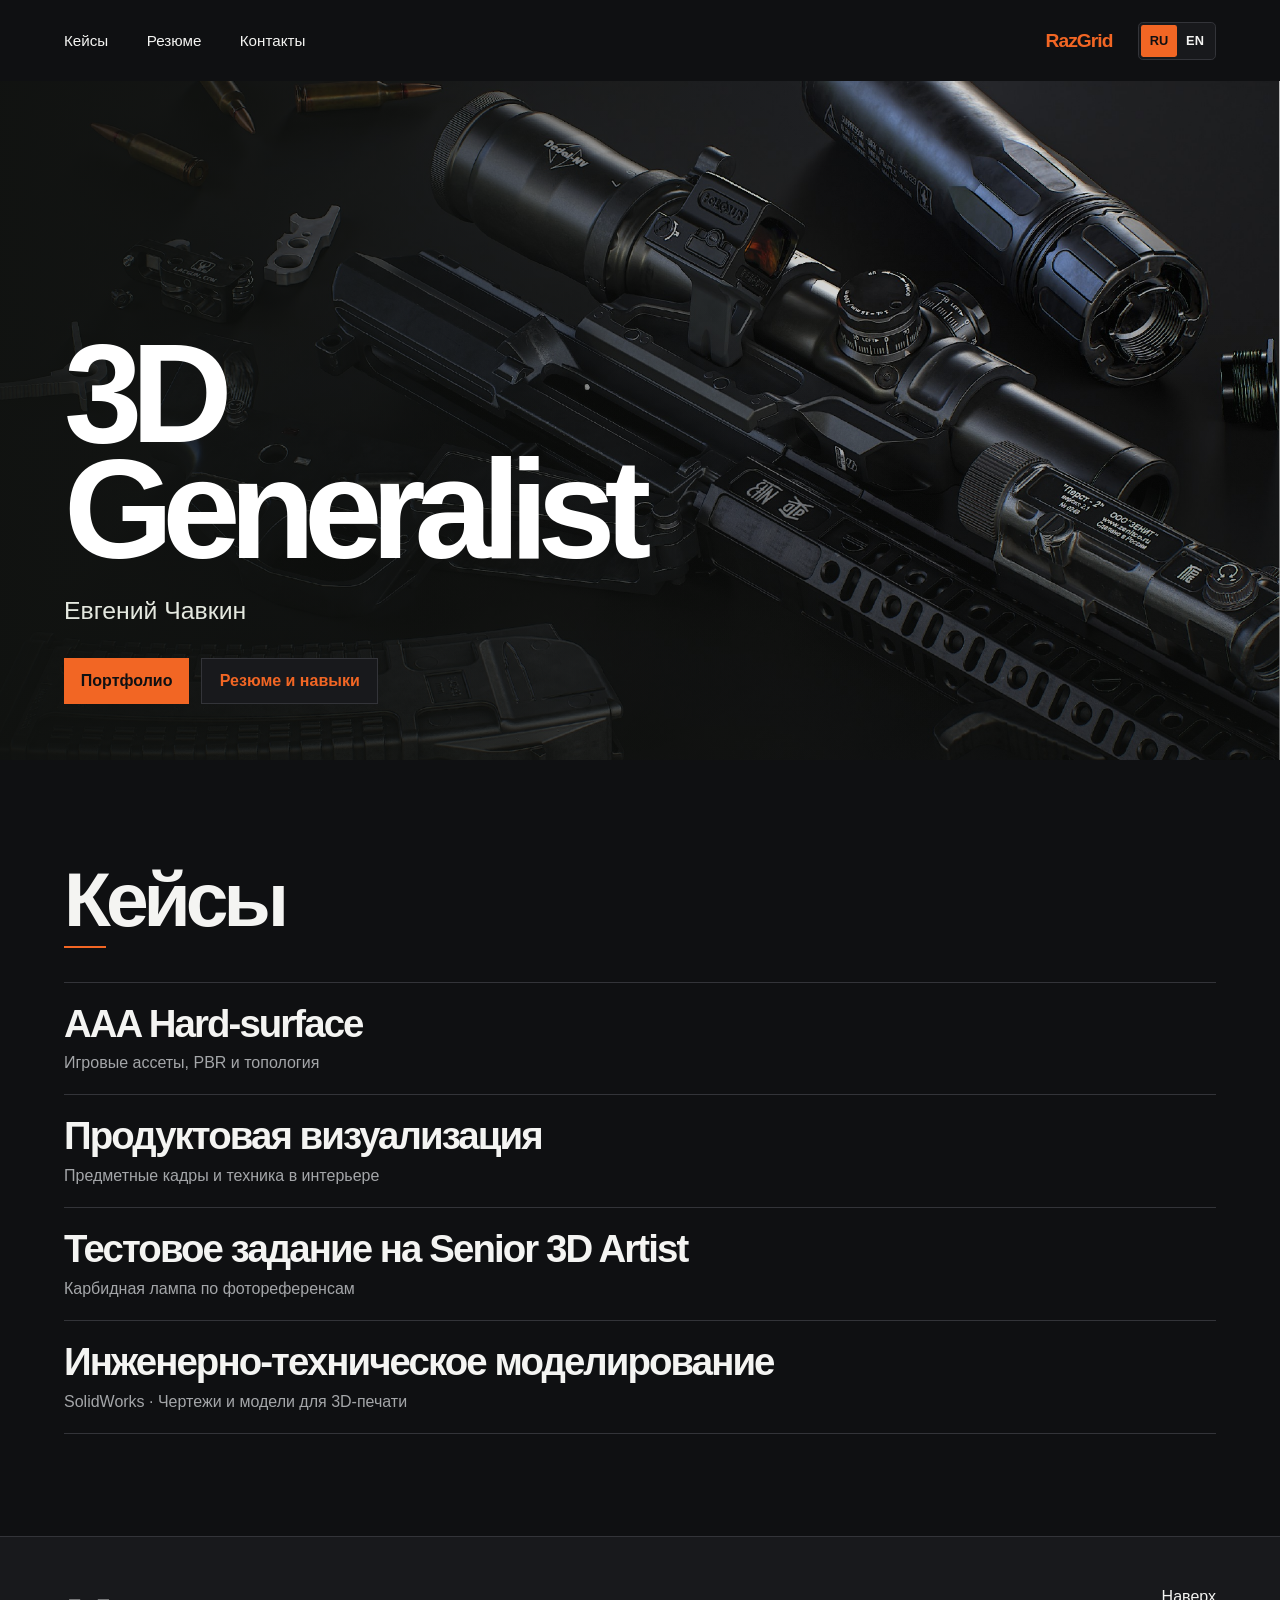
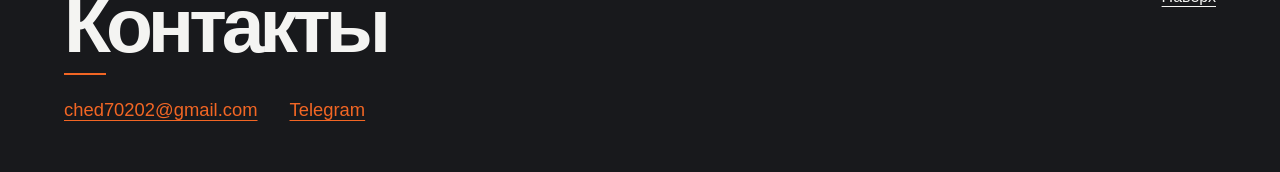
<file: index.html>
<!doctype html>
<html lang="ru">
<head>
<meta charset="utf-8">
<meta name="viewport" content="width=device-width,initial-scale=1">
<title>Портфолио</title>
<meta name="description" content="Портфолио и резюме 3D Generalist. Игровой hard-surface, предметная визуализация и техническое моделирование.">
<meta name="theme-color" content="#0f1012">
<meta property="og:title" content="Портфолио">
<meta property="og:description" content="Портфолио и резюме 3D Generalist. Игровой hard-surface, предметная визуализация и техническое моделирование.">
<meta property="og:type" content="website">
<meta property="og:image" content="https://positivejake.github.io/raz-grid-portfolio/assets/cover-original.png">
<link rel="stylesheet" href="./styles.css?v=20261116-languages">

<link rel="canonical" href="https://positivejake.github.io/raz-grid-portfolio/">
<link rel="alternate" hreflang="ru" href="https://positivejake.github.io/raz-grid-portfolio/">
<link rel="alternate" hreflang="en" href="https://positivejake.github.io/raz-grid-portfolio/en/">
<link rel="alternate" hreflang="x-default" href="https://positivejake.github.io/raz-grid-portfolio/">
<meta property="og:locale" content="ru_RU">
</head>
<body>
<a class="skip" href="#main">К содержимому</a>
<header class="top" id="top">
  <nav aria-label="Навигация"><a href="./#work">Кейсы</a><a href="./resume.html">Резюме</a><a href="./#contact">Контакты</a></nav>
  <div class="header-actions">
    <a href="./" class="brand">RazGrid</a>
    <div class="language-switch" role="group" aria-label="Язык сайта">
      <span lang="ru" aria-current="true">RU</span>
      <a href="./en/" lang="en" hreflang="en" aria-label="Switch to English">EN</a>
    </div>
  </div>
</header>
<main id="main">
<section class="hero" aria-labelledby="role">
  <img src="./assets/cover-original.png" alt="" width="2001" height="1125" fetchpriority="high">
  <div class="hero-content">
    <h1 id="role">3D<br>Generalist</h1>
    <p>Евгений Чавкин</p>
    <div class="hero-actions">
      <a class="cta" href="#work">Портфолио</a>
      <a class="resume-link" href="./resume.html">Резюме и навыки</a>
    </div>
  </div>
</section>
<section id="work" class="section" aria-labelledby="works-title">
  <h2 id="works-title">Кейсы</h2>
  <ul class="case-links">
  <li><a href="./aaa-hard-surface.html"><div><strong>AAA Hard-surface</strong><span>Игровые ассеты, PBR и топология</span></div></a></li>
<li><a href="./product-visualization.html"><div><strong>Продуктовая визуализация</strong><span>Предметные кадры и техника в интерьере</span></div></a></li>
<li><a href="./senior-test.html"><div><strong>Тестовое задание на Senior 3D Artist</strong><span>Карбидная лампа по фотореференсам</span></div></a></li>
<li><a href="./engineering.html"><div><strong>Инженерно-техническое моделирование</strong><span>SolidWorks · Чертежи и модели для 3D-печати</span></div></a></li>
  </ul>
</section>
</main>
<footer id="contact">
  <div class="footer-inner">
    <h2>Контакты</h2>
    <div class="contact-links"><a href="mailto:ched70202@gmail.com">ched70202@gmail.com</a><a href="https://t.me/Raz_Grid">Telegram</a></div>
    <a class="to-top" href="#top">Наверх</a>
  </div>
</footer>

</body>
</html>
</file>
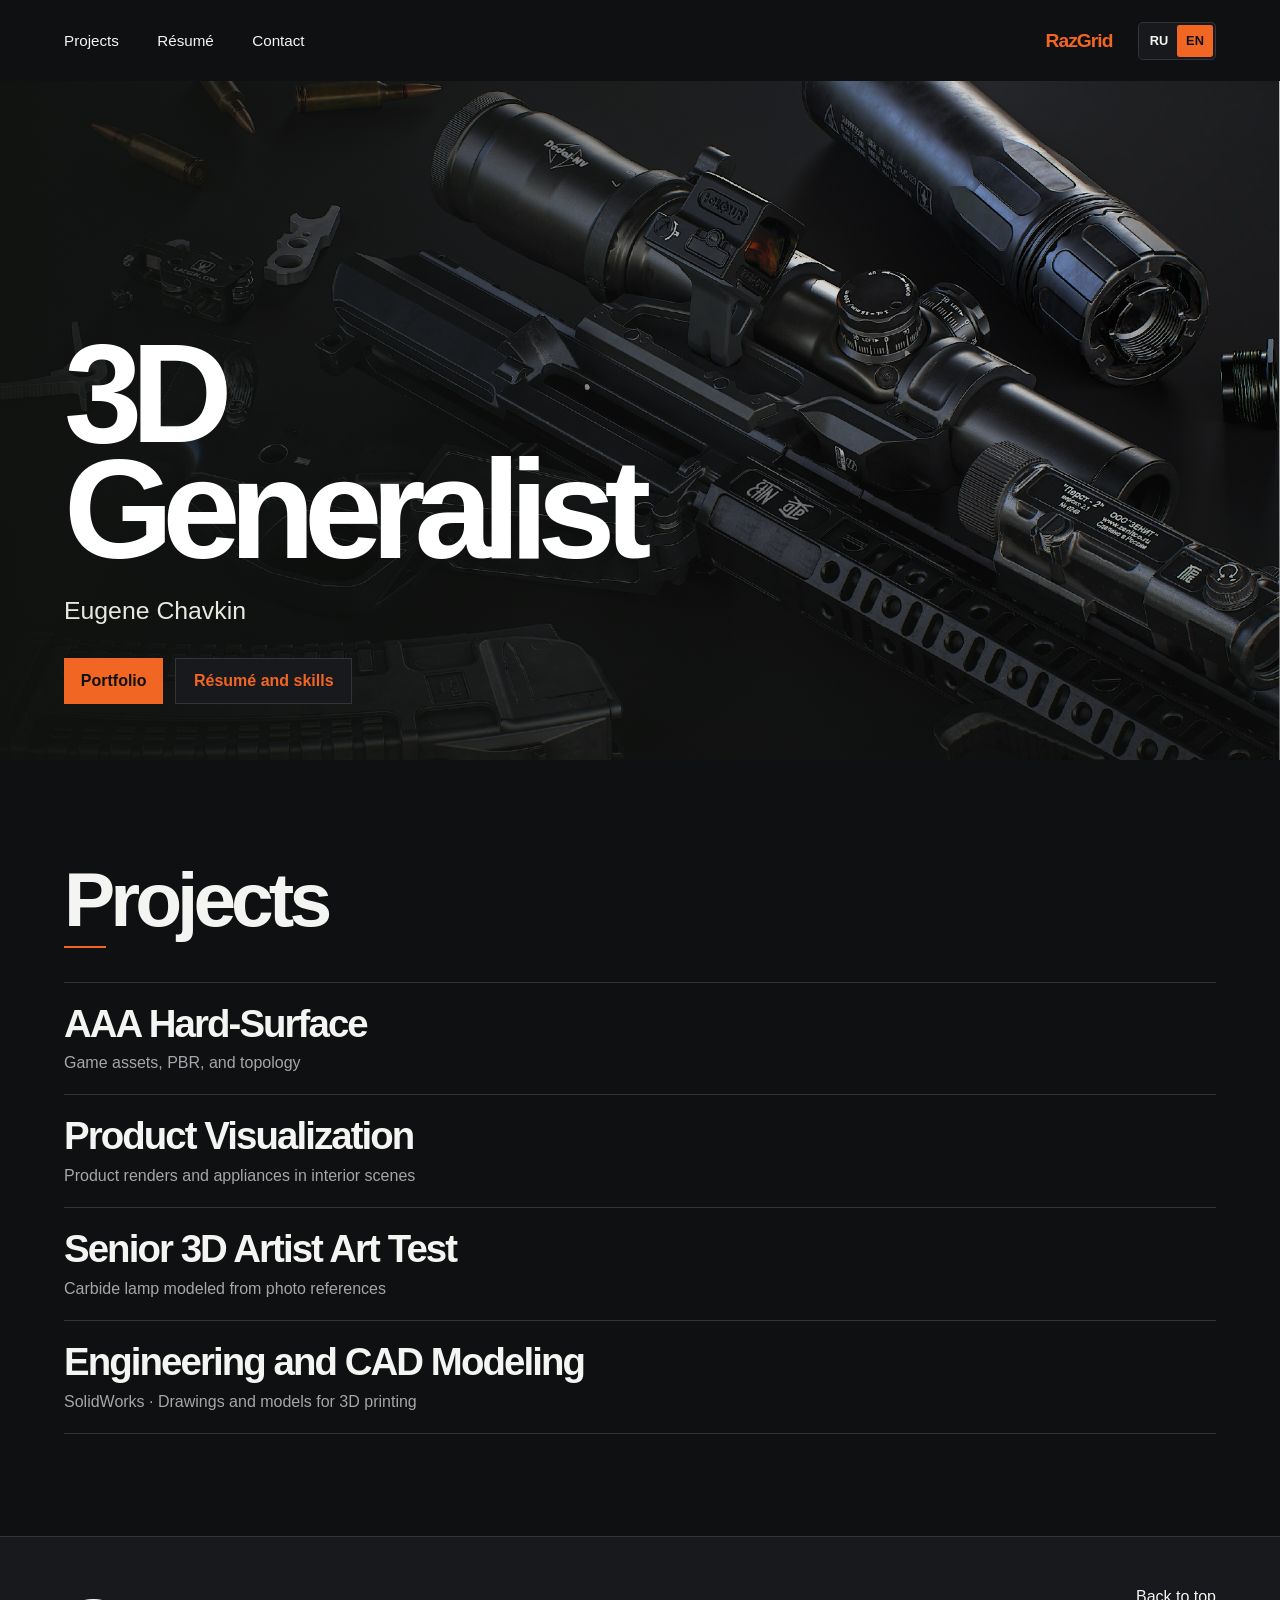
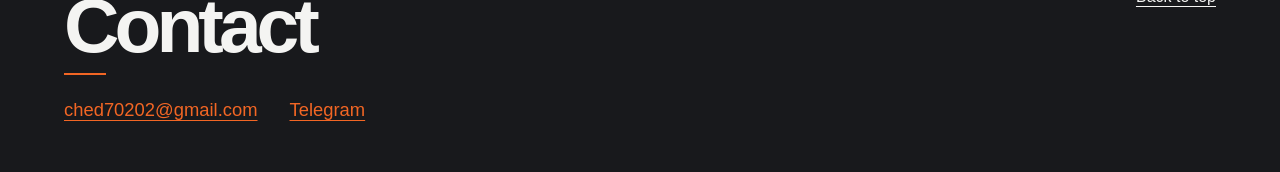
<file: en/index.html>
<!doctype html>
<html lang="en">
<head>
<meta charset="utf-8">
<meta name="viewport" content="width=device-width,initial-scale=1">
<title>Portfolio</title>
<meta name="description" content="3D Generalist portfolio and résumé. Hard-surface game assets, product visualization, and engineering modeling.">
<meta name="theme-color" content="#0f1012">
<meta property="og:title" content="Portfolio">
<meta property="og:description" content="3D Generalist portfolio and résumé. Hard-surface game assets, product visualization, and engineering modeling.">
<meta property="og:type" content="website">
<meta property="og:image" content="https://positivejake.github.io/raz-grid-portfolio/assets/cover-original.png">
<link rel="stylesheet" href="../styles.css?v=20261116-languages">

<link rel="canonical" href="https://positivejake.github.io/raz-grid-portfolio/en/">
<link rel="alternate" hreflang="ru" href="https://positivejake.github.io/raz-grid-portfolio/">
<link rel="alternate" hreflang="en" href="https://positivejake.github.io/raz-grid-portfolio/en/">
<link rel="alternate" hreflang="x-default" href="https://positivejake.github.io/raz-grid-portfolio/">
<meta property="og:locale" content="en_US">
</head>
<body>
<a class="skip" href="#main">Skip to content</a>
<header class="top" id="top">
  <nav aria-label="Main navigation"><a href="./#work">Projects</a><a href="./resume.html">Résumé</a><a href="./#contact">Contact</a></nav>
  <div class="header-actions">
    <a href="./" class="brand">RazGrid</a>
    <div class="language-switch" role="group" aria-label="Site language">
      <a href="../" lang="ru" hreflang="ru" aria-label="Переключить на русский">RU</a>
      <span lang="en" aria-current="true">EN</span>
    </div>
  </div>
</header>
<main id="main">
<section class="hero" aria-labelledby="role">
  <img src="../assets/cover-original.png" alt="" width="2001" height="1125" fetchpriority="high">
  <div class="hero-content">
    <h1 id="role">3D<br>Generalist</h1>
    <p>Eugene Chavkin</p>
    <div class="hero-actions">
      <a class="cta" href="#work">Portfolio</a>
      <a class="resume-link" href="./resume.html">Résumé and skills</a>
    </div>
  </div>
</section>
<section id="work" class="section" aria-labelledby="works-title">
  <h2 id="works-title">Projects</h2>
  <ul class="case-links">
  <li><a href="./aaa-hard-surface.html"><div><strong>AAA Hard-Surface</strong><span>Game assets, PBR, and topology</span></div></a></li>
<li><a href="./product-visualization.html"><div><strong>Product Visualization</strong><span>Product renders and appliances in interior scenes</span></div></a></li>
<li><a href="./senior-test.html"><div><strong>Senior 3D Artist Art Test</strong><span>Carbide lamp modeled from photo references</span></div></a></li>
<li><a href="./engineering.html"><div><strong>Engineering and CAD Modeling</strong><span>SolidWorks · Drawings and models for 3D printing</span></div></a></li>
  </ul>
</section>
</main>
<footer id="contact">
  <div class="footer-inner">
    <h2>Contact</h2>
    <div class="contact-links"><a href="mailto:ched70202@gmail.com">ched70202@gmail.com</a><a href="https://t.me/Raz_Grid">Telegram</a></div>
    <a class="to-top" href="#top">Back to top</a>
  </div>
</footer>

</body>
</html>
</file>
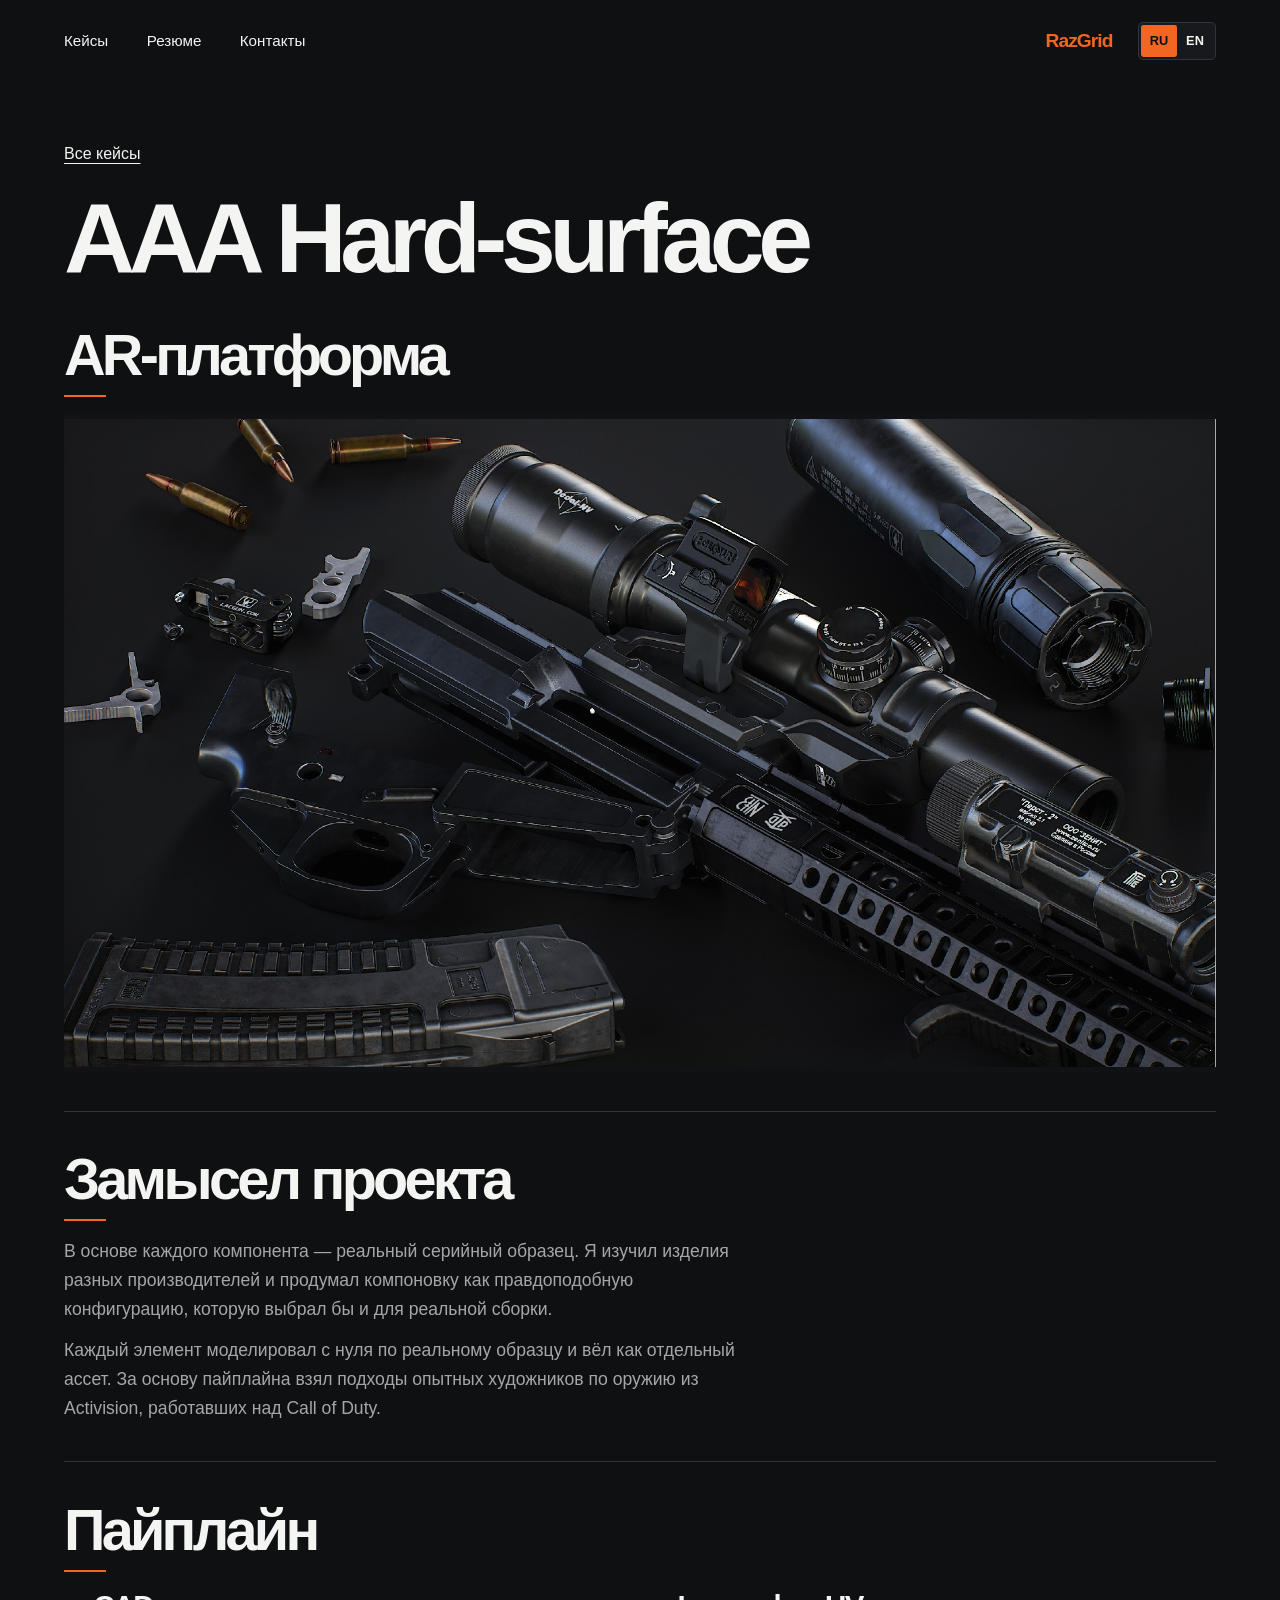
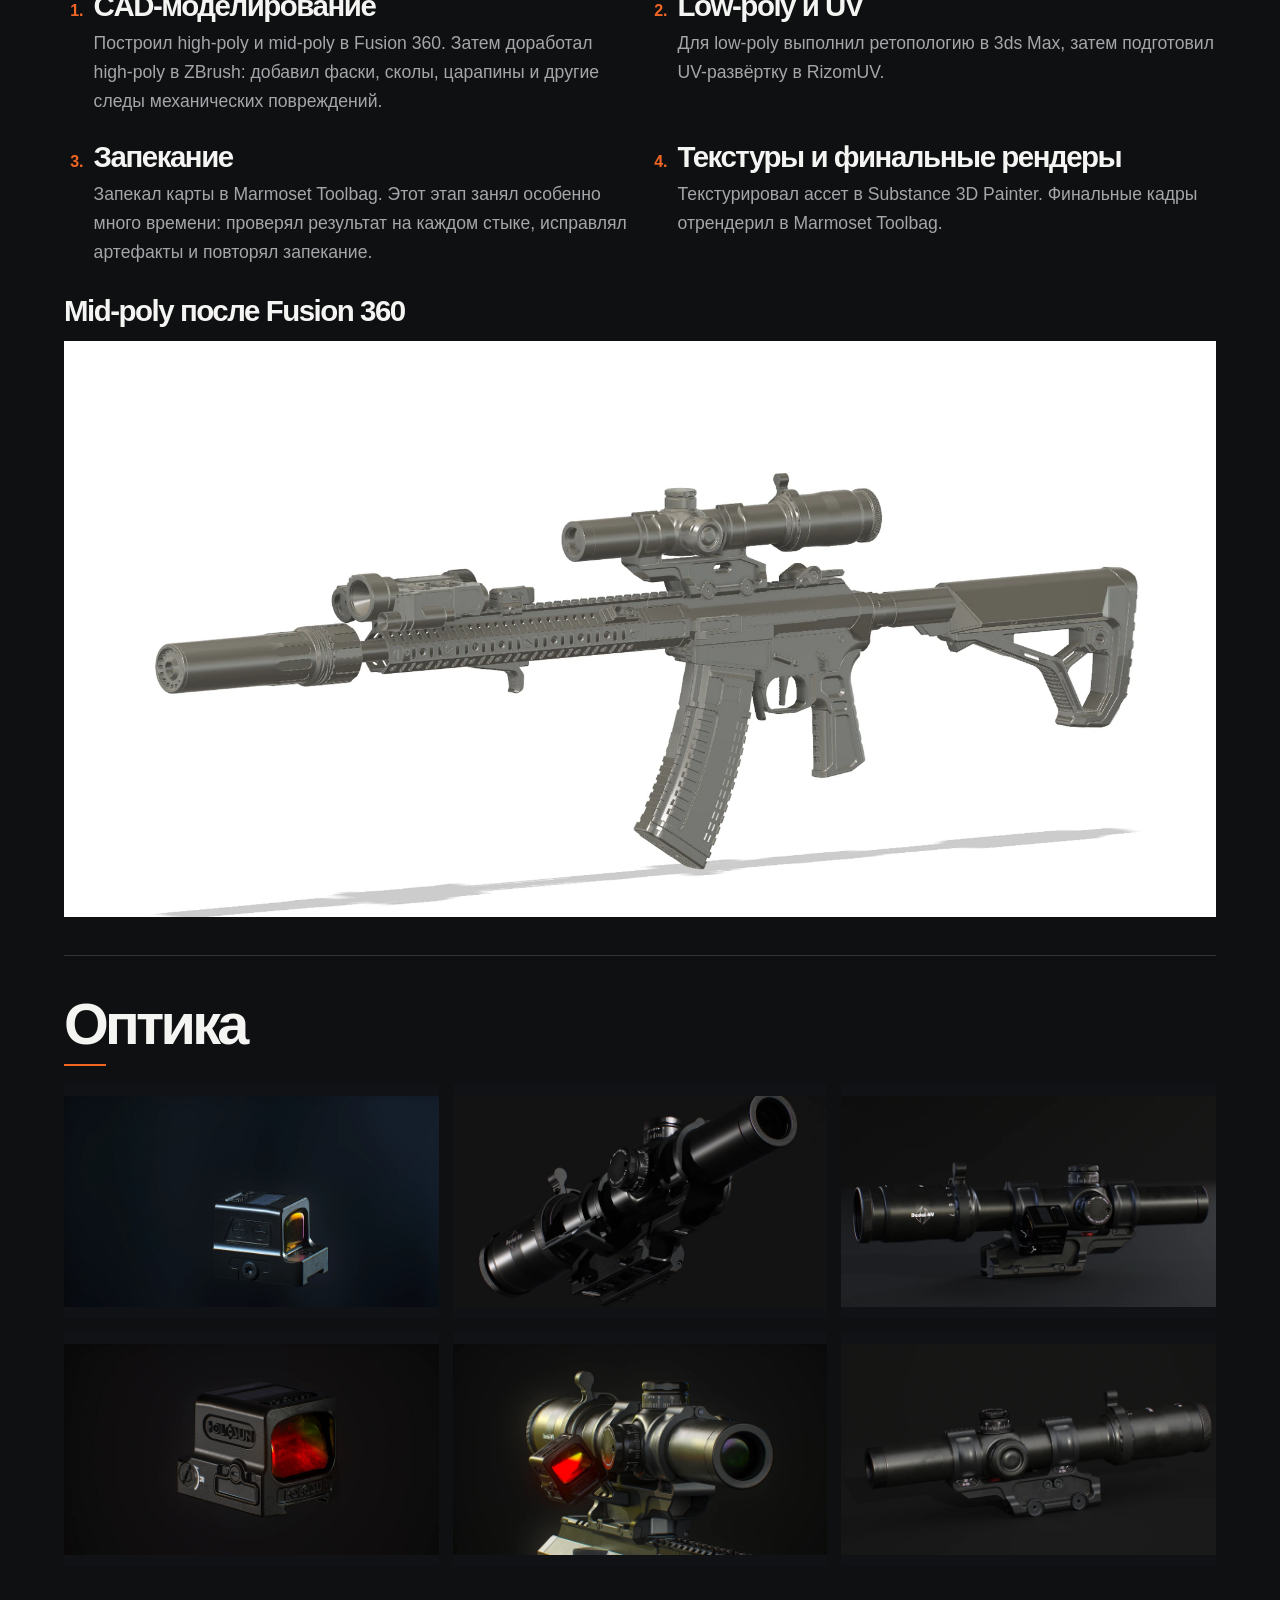
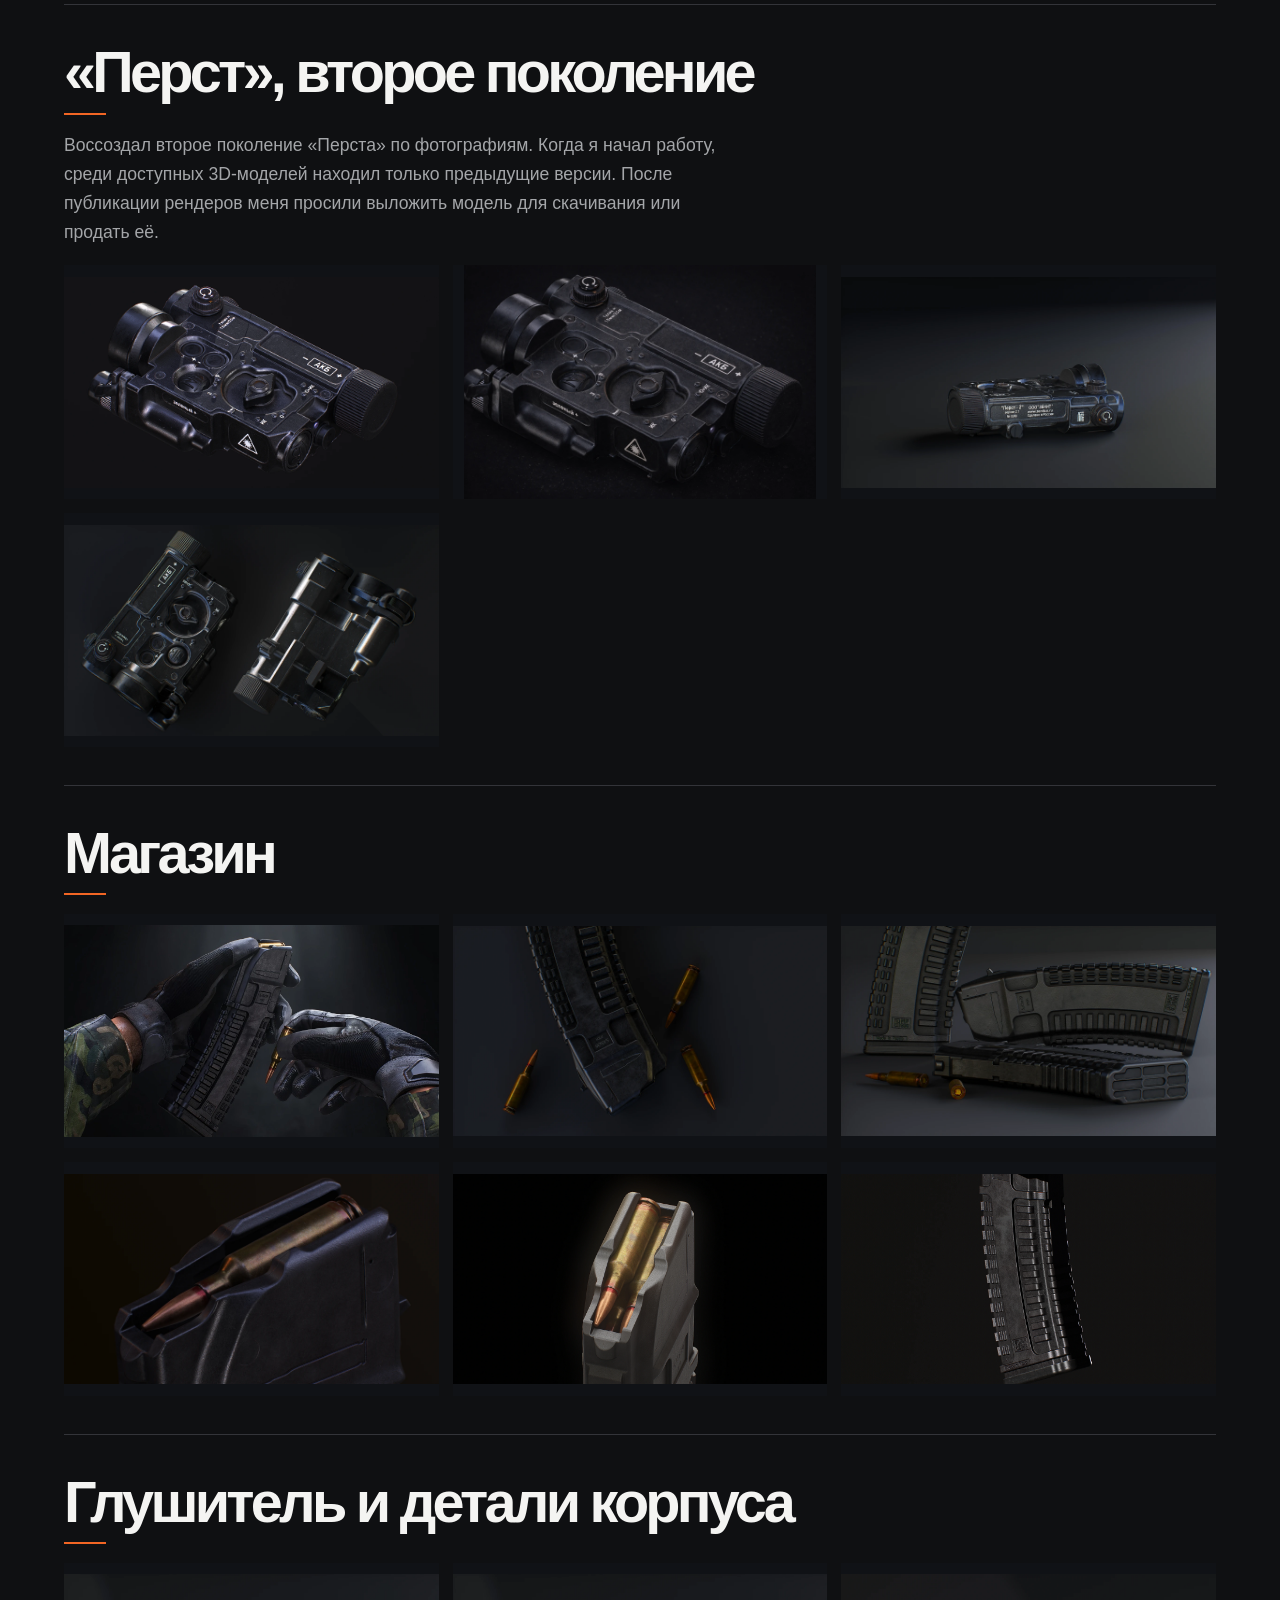
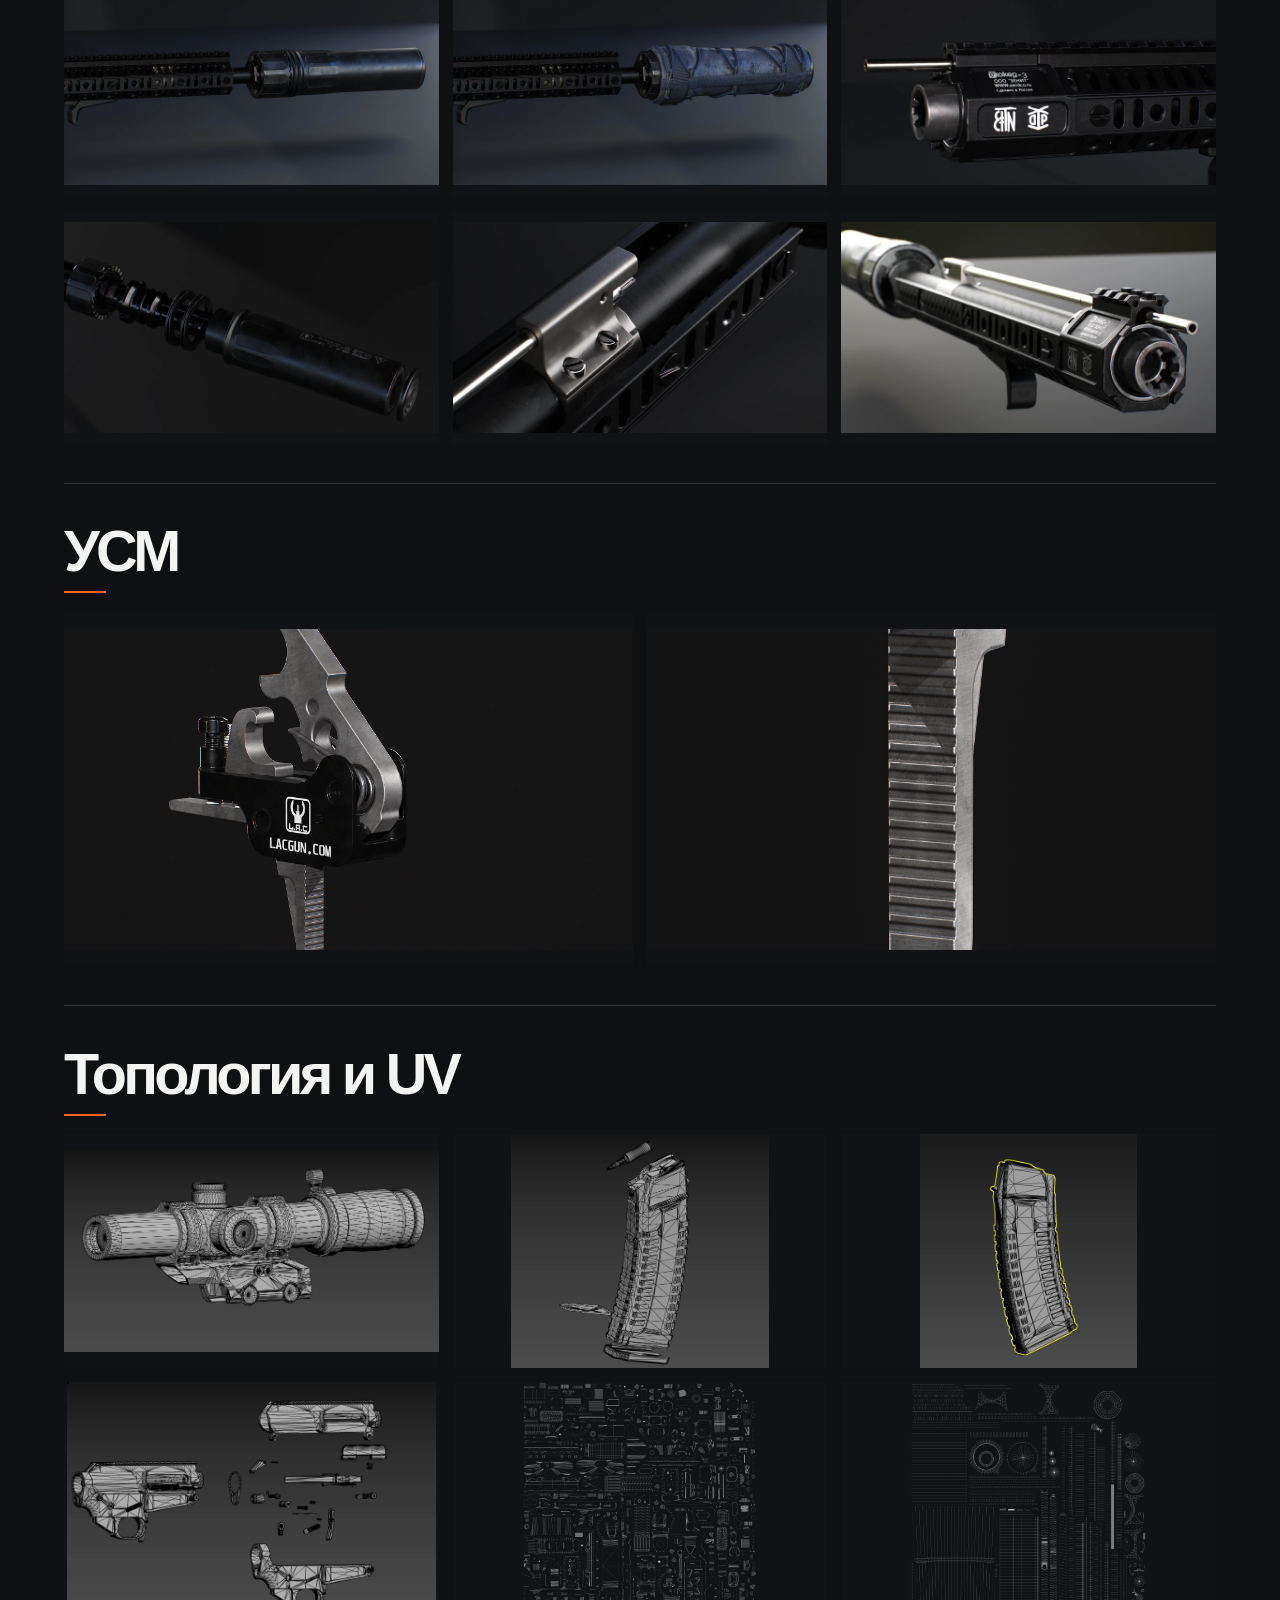
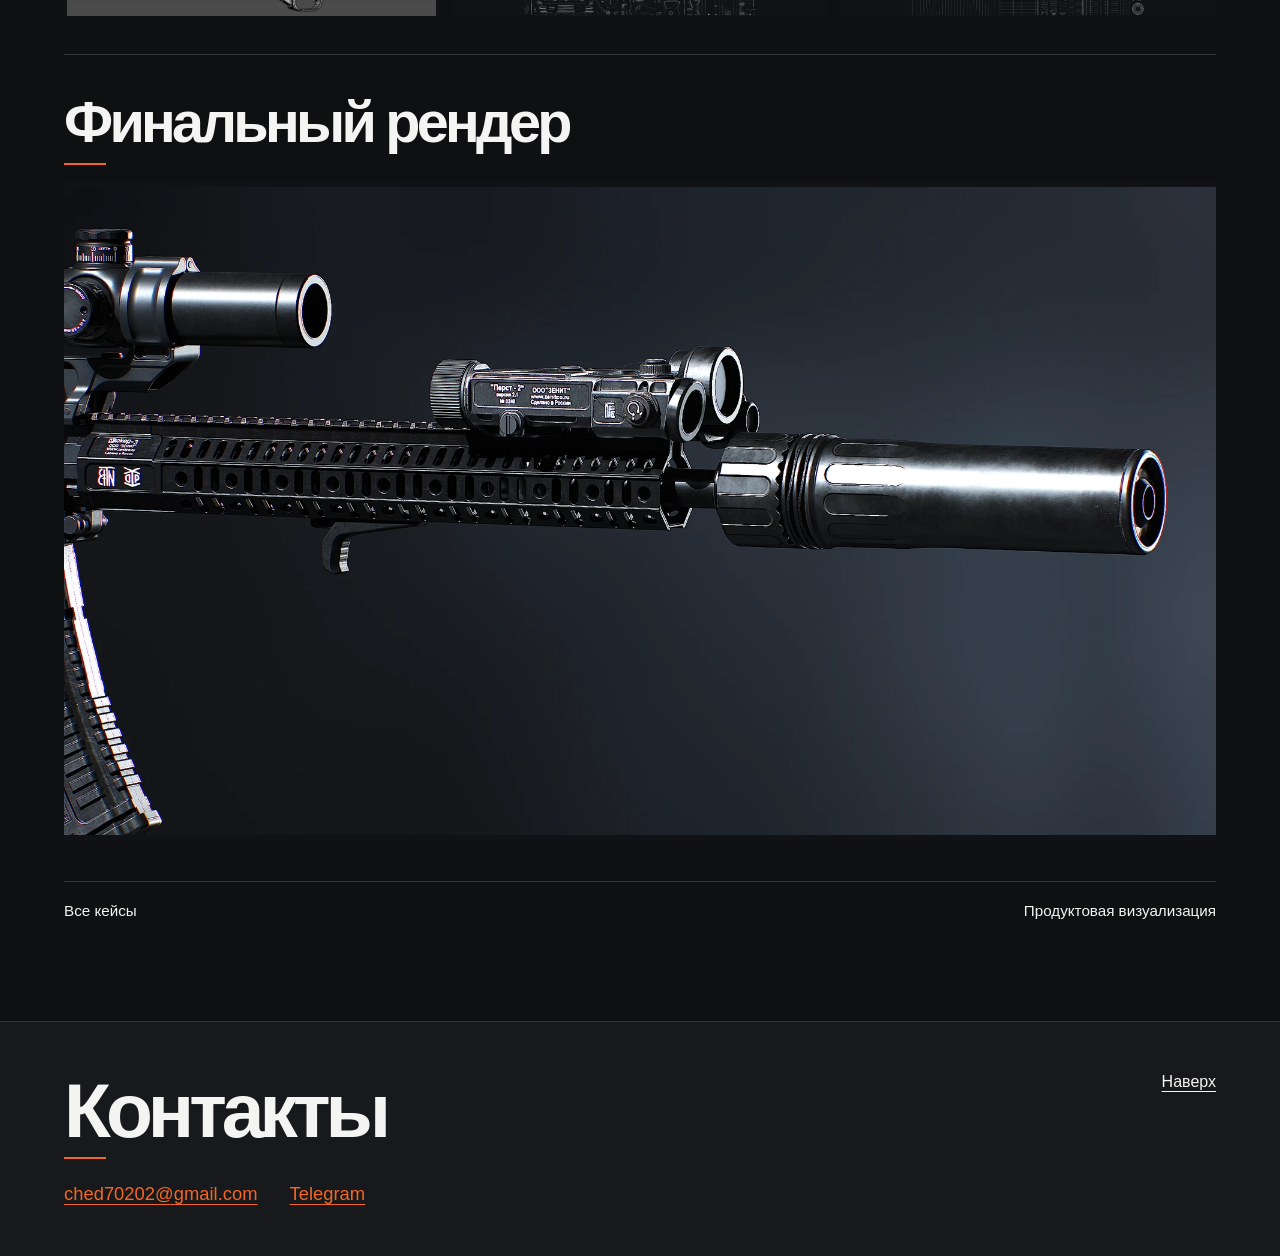
<file: aaa-hard-surface.html>
<!doctype html>
<html lang="ru">
<head>
<meta charset="utf-8">
<meta name="viewport" content="width=device-width,initial-scale=1">
<title>AAA Hard-surface — Портфолио</title>
<meta name="description" content="AR-платформа и «Перст». CAD-моделирование, ретопология, запекание, текстуры и рендер.">
<meta name="theme-color" content="#0f1012">
<meta property="og:title" content="AAA Hard-surface — Портфолио">
<meta property="og:description" content="AR-платформа и «Перст». CAD-моделирование, ретопология, запекание, текстуры и рендер.">
<meta property="og:type" content="website">
<meta property="og:image" content="https://positivejake.github.io/raz-grid-portfolio/assets/hard-surface.webp">
<link rel="stylesheet" href="./styles.css?v=20261116-languages">
<script defer src="./gallery.js?v=20261116-gallery"></script>
<link rel="canonical" href="https://positivejake.github.io/raz-grid-portfolio/aaa-hard-surface.html">
<link rel="alternate" hreflang="ru" href="https://positivejake.github.io/raz-grid-portfolio/aaa-hard-surface.html">
<link rel="alternate" hreflang="en" href="https://positivejake.github.io/raz-grid-portfolio/en/aaa-hard-surface.html">
<link rel="alternate" hreflang="x-default" href="https://positivejake.github.io/raz-grid-portfolio/aaa-hard-surface.html">
<meta property="og:locale" content="ru_RU">
</head>
<body>
<a class="skip" href="#main">К содержимому</a>
<header class="top" id="top">
  <nav aria-label="Навигация"><a href="./#work">Кейсы</a><a href="./resume.html">Резюме</a><a href="./#contact">Контакты</a></nav>
  <div class="header-actions">
    <a href="./" class="brand">RazGrid</a>
    <div class="language-switch" role="group" aria-label="Язык сайта">
      <span lang="ru" aria-current="true">RU</span>
      <a href="./en/aaa-hard-surface.html" lang="en" hreflang="en" aria-label="Switch to English">EN</a>
    </div>
  </div>
</header>
<main id="main" class="section inner-page aaa-case">
  <a class="back-link" href="./#work">Все кейсы</a>
  <h1 class="page-title">AAA Hard-surface</h1>
  <section class="case-project">
    <h2>AR-платформа</h2>
    <a class="case-cover" href="./assets/cover-original.png" data-zoom><img src="./assets/cover-original.png" alt="Общий рендер игрового ассета AR-платформы" width="2001" height="1125" fetchpriority="high"></a>
  </section>
  <section class="case-project aaa-copy">
    <h2>Замысел проекта</h2>
    <p>В основе каждого компонента — реальный серийный образец. Я изучил изделия разных производителей и продумал компоновку как правдоподобную конфигурацию, которую выбрал бы и для реальной сборки.</p>
    <p>Каждый элемент моделировал с нуля по реальному образцу и вёл как отдельный ассет. За основу пайплайна взял подходы опытных художников по оружию из Activision, работавших над Call of Duty.</p>
  </section>
  <section class="case-project aaa-copy">
    <h2>Пайплайн</h2>
    <ol class="aaa-pipeline">
      <li><h3>CAD-моделирование</h3><p>Построил high-poly и mid-poly в Fusion 360. Затем доработал high-poly в ZBrush: добавил фаски, сколы, царапины и другие следы механических повреждений.</p></li>
      <li><h3>Low-poly и UV</h3><p>Для low-poly выполнил ретопологию в 3ds Max, затем подготовил UV-развёртку в RizomUV.</p></li>
      <li><h3>Запекание</h3><p>Запекал карты в Marmoset Toolbag. Этот этап занял особенно много времени: проверял результат на каждом стыке, исправлял артефакты и повторял запекание.</p></li>
      <li><h3>Текстуры и финальные рендеры</h3><p>Текстурировал ассет в Substance 3D Painter. Финальные кадры отрендерил в Marmoset Toolbag.</p></li>
    </ol>
  <div class="aaa-stage">
    <h3>Mid-poly после Fusion 360</h3>
    <a href="./assets/aaa-midpoly.webp" class="case-cover" data-zoom><img src="./assets/aaa-midpoly.webp" width="1920" height="961" loading="lazy" alt="Mid-poly игрового ассета после моделирования в Fusion 360"></a>
  </div>
  </section>
  <section class="case-project aaa-gallery">
    <h2>Оптика</h2>
    <div class="aaa-frames">
      <a href="./assets/aaa-optic-detail.webp" data-zoom><img src="./assets/aaa-optic-detail.webp" width="1920" height="1080" loading="lazy" alt="Коллиматор крупным планом, ракурс со стороны кнопок"></a>
          <a href="./assets/aaa-03.webp" data-zoom><img src="./assets/aaa-03.webp" width="1600" height="900" loading="lazy" alt="Оптика в ракурсе три четверти"></a>
          <a href="./assets/aaa-04.webp" data-zoom><img src="./assets/aaa-04.webp" width="1600" height="900" loading="lazy" alt="Вид оптики сбоку"></a>
          <a href="./assets/aaa-05.webp" data-zoom><img src="./assets/aaa-05.webp" width="1600" height="900" loading="lazy" alt="Коллиматор крупным планом"></a>
          <a href="./assets/aaa-06.webp" data-zoom><img src="./assets/aaa-06.webp" width="1600" height="900" loading="lazy" alt="Оптика на модели"></a>
          <a href="./assets/aaa-07.webp" data-zoom><img src="./assets/aaa-07.webp" width="1600" height="900" loading="lazy" alt="Противоположная сторона оптики"></a>
    </div>
  </section>
  <section class="case-project aaa-gallery">
    <h2>«Перст», второе поколение</h2>
    <p>Воссоздал второе поколение «Перста» по фотографиям. Когда я начал работу, среди доступных 3D-моделей находил только предыдущие версии. После публикации рендеров меня просили выложить модель для скачивания или продать её.</p>
    <div class="aaa-frames">
      <a href="./assets/aaa-perst-detail.webp" data-zoom><img src="./assets/aaa-perst-detail.webp" width="1920" height="1080" loading="lazy" alt="«Перст» второго поколения крупным планом"></a>
          <a href="./assets/aaa-13.webp" data-zoom><img src="./assets/aaa-13.webp" width="1536" height="1024" loading="lazy" alt="Крупный план прибора «Перст»"></a>
          <a href="./assets/aaa-11.webp" data-zoom><img src="./assets/aaa-11.webp" width="1600" height="900" loading="lazy" alt="Общий вид прибора «Перст»"></a>
          <a href="./assets/aaa-12.webp" data-zoom><img src="./assets/aaa-12.webp" width="1600" height="900" loading="lazy" alt="Два ракурса прибора «Перст»"></a>
    </div>
  </section>
  <section class="case-project aaa-gallery">
    <h2 id="magazine">Магазин</h2>
    <div class="aaa-frames">
          <a href="./assets/aaa-14.webp" data-zoom><img src="./assets/aaa-14.webp" width="1360" height="768" loading="lazy" alt="Магазин в игровом ракурсе"></a>
          <a href="./assets/aaa-15.webp" data-zoom><img src="./assets/aaa-15.webp" width="1600" height="900" loading="lazy" alt="Магазин в предметном ракурсе"></a>
          <a href="./assets/aaa-16.webp" data-zoom><img src="./assets/aaa-16.webp" width="1600" height="900" loading="lazy" alt="Несколько ракурсов магазина"></a>
          <a href="./assets/aaa-17.webp" data-zoom><img src="./assets/aaa-17.webp" width="1600" height="900" loading="lazy" alt="Крупный план верхней части магазина"></a>
          <a href="./assets/aaa-magazine-cartridges.webp" data-zoom><img src="./assets/aaa-magazine-cartridges.webp" width="2560" height="1440" loading="lazy" alt="Крупный план магазина игрового ассета с патронами"></a>
          <a href="./assets/aaa-magazine-body.webp" data-zoom><img src="./assets/aaa-magazine-body.webp" width="2560" height="1440" loading="lazy" alt="Фактура и маркировка на корпусе магазина игрового ассета"></a>
    </div>
  </section>
  <section class="case-project aaa-gallery">
    <h2>Глушитель и детали корпуса</h2>
    <div class="aaa-frames">
          <a href="./assets/aaa-20.webp" data-zoom><img src="./assets/aaa-20.webp" width="1600" height="900" loading="lazy" alt="Рендер глушителя"></a>
          <a href="./assets/aaa-21.webp" data-zoom><img src="./assets/aaa-21.webp" width="1600" height="900" loading="lazy" alt="Глушитель с тканевым чехлом"></a>
          <a href="./assets/aaa-22.webp" data-zoom><img src="./assets/aaa-22.webp" width="1600" height="900" loading="lazy" alt="Детали цевья и маркировка"></a>
          <a href="./assets/aaa-23.webp" data-zoom><img src="./assets/aaa-23.webp" width="1600" height="900" loading="lazy" alt="Детали глушителя крупным планом"></a>
          <a href="./assets/aaa-24.webp" data-zoom><img src="./assets/aaa-24.webp" width="1600" height="900" loading="lazy" alt="Фаски и крепёж"></a>
          <a href="./assets/aaa-25.webp" data-zoom><img src="./assets/aaa-25.webp" width="1600" height="900" loading="lazy" alt="Передняя часть модели"></a>
    </div>
  </section>
  <section class="case-project aaa-gallery">
    <h2>УСМ</h2>
    <div class="aaa-frames">
      <a href="./assets/aaa-usm.webp" data-zoom><img src="./assets/aaa-usm.webp" width="1920" height="1080" loading="lazy" alt="Финальный рендер 3D-модели УСМ"></a>
      <a href="./assets/aaa-usm-detail.webp" data-zoom><img src="./assets/aaa-usm-detail.webp" width="1920" height="1080" loading="lazy" alt="Макрорендер поверхности 3D-модели УСМ"></a>
    </div>
  </section>
  <section class="case-project aaa-gallery">
    <h2>Топология и UV</h2>
    <div class="aaa-frames">
          <a href="./assets/aaa-08.webp" data-zoom><img src="./assets/aaa-08.webp" width="1600" height="862" loading="lazy" alt="Сетка оптики"></a>
          <a href="./assets/aaa-18.webp" data-zoom><img src="./assets/aaa-18.webp" width="1256" height="1145" loading="lazy" alt="Сетка магазина сбоку"></a>
          <a href="./assets/aaa-19.webp" data-zoom><img src="./assets/aaa-19.webp" width="1048" height="1136" loading="lazy" alt="Сетка магазина в другом ракурсе"></a>
          <a href="./assets/aaa-26.webp" data-zoom><img src="./assets/aaa-26.webp" width="1600" height="1016" loading="lazy" alt="Сетка корпуса и отдельных деталей"></a>
          <a href="./assets/aaa-09.webp" data-zoom><img src="./assets/aaa-09.webp" width="1600" height="1600" loading="lazy" alt="UV-атлас модели"></a>
          <a href="./assets/aaa-10.webp" data-zoom><img src="./assets/aaa-10.webp" width="1600" height="1600" loading="lazy" alt="Второй вид UV-развёртки"></a>
    </div>
  </section>
  <section class="case-project">
    <h2>Финальный рендер</h2>
    <a href="./assets/aaa-final.webp" class="case-cover" data-zoom><img src="./assets/aaa-final.webp" width="1920" height="1080" loading="lazy" alt="Финальный рендер AR-платформы в сборе"></a>
  </section>
      <nav class="case-pagination" aria-label="Другие кейсы"><a href="./#work">Все кейсы</a><a href="./product-visualization.html">Продуктовая визуализация</a></nav>
    </main>
<footer id="contact">
  <div class="footer-inner">
    <h2>Контакты</h2>
    <div class="contact-links"><a href="mailto:ched70202@gmail.com">ched70202@gmail.com</a><a href="https://t.me/Raz_Grid">Telegram</a></div>
    <a class="to-top" href="#top">Наверх</a>
  </div>
</footer>
<dialog id="viewer" aria-label="Просмотр работы">
  <form method="dialog"><button type="submit" aria-label="Закрыть" autofocus>×</button></form>
  <img alt="">
  <div class="viewer-controls" role="group" aria-label="Листание изображений">
    <button type="button" data-viewer-step="-1" aria-label="Предыдущее изображение"><span aria-hidden="true">←</span></button>
    <output class="viewer-count" aria-live="polite" aria-atomic="true"></output>
    <button type="button" data-viewer-step="1" aria-label="Следующее изображение"><span aria-hidden="true">→</span></button>
  </div>
</dialog>
</body>
</html>
</file>
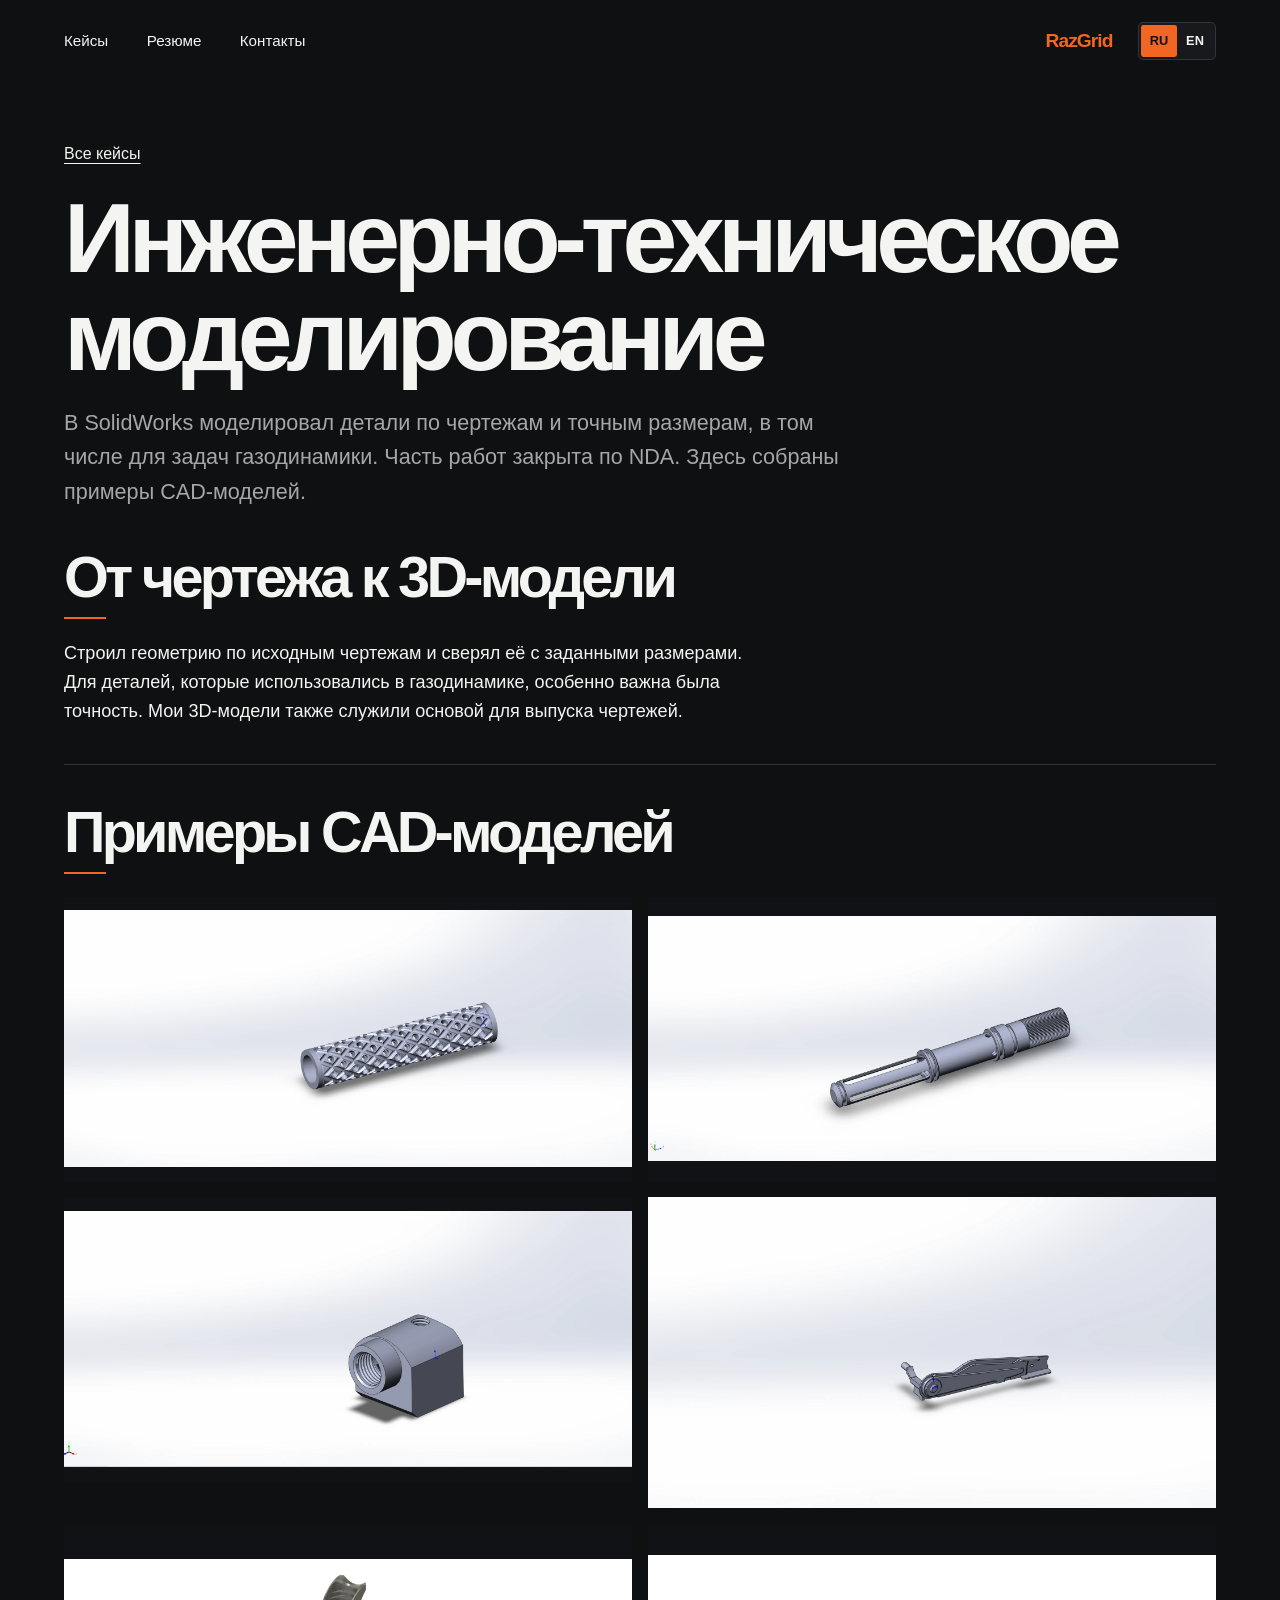
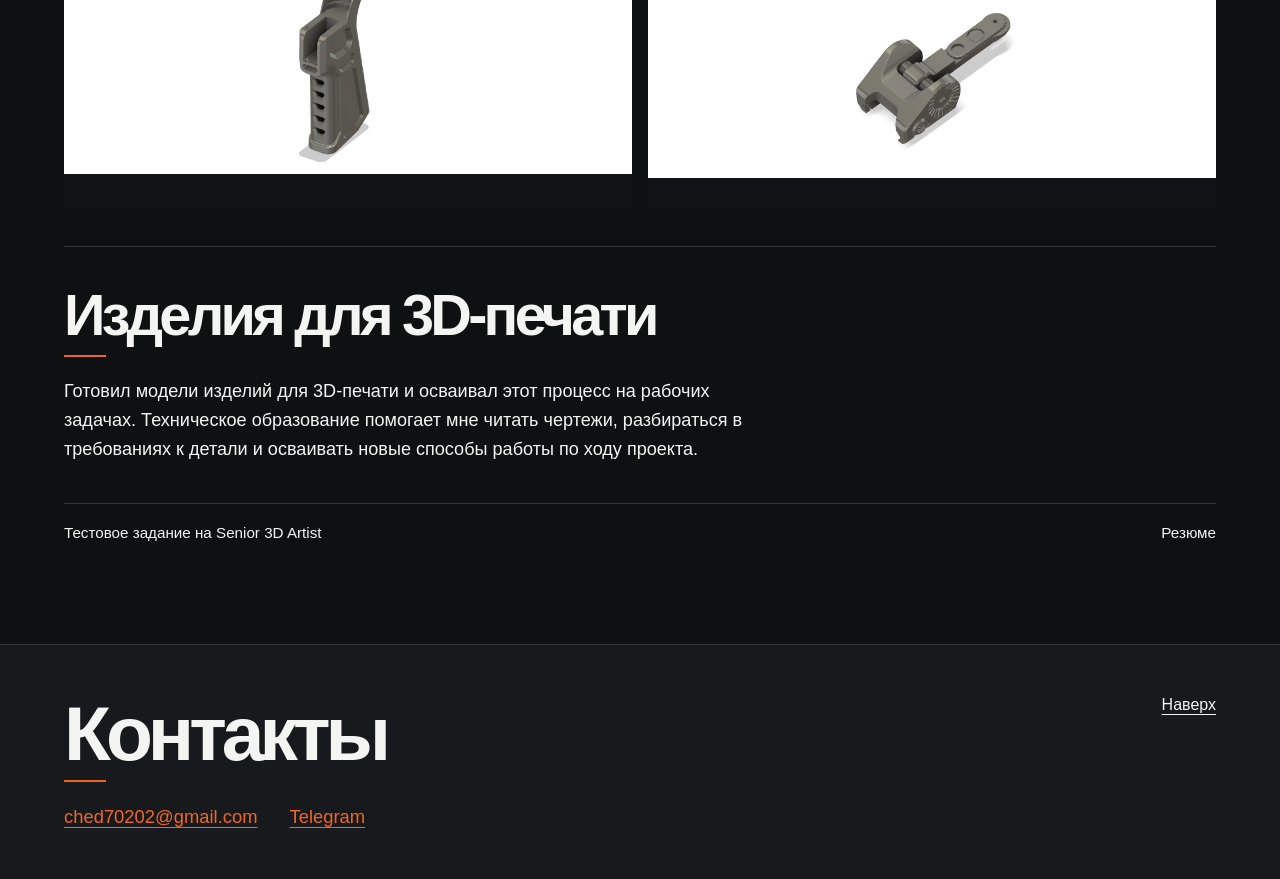
<file: engineering.html>
<!doctype html>
<html lang="ru">
<head>
<meta charset="utf-8">
<meta name="viewport" content="width=device-width,initial-scale=1">
<title>Инженерно-техническое моделирование — Портфолио</title>
<meta name="description" content="CAD-модели в SolidWorks по чертежам и точным размерам. Опыт работы с деталями для газодинамики и подготовки изделий к 3D-печати.">
<meta name="theme-color" content="#0f1012">
<meta property="og:title" content="Инженерно-техническое моделирование — Портфолио">
<meta property="og:description" content="CAD-модели в SolidWorks по чертежам и точным размерам. Опыт работы с деталями для газодинамики и подготовки изделий к 3D-печати.">
<meta property="og:type" content="website">
<meta property="og:image" content="https://positivejake.github.io/raz-grid-portfolio/assets/engineering-cylinder.webp">
<link rel="stylesheet" href="./styles.css?v=20261116-languages">
<script defer src="./gallery.js?v=20261116-gallery"></script>

<link rel="canonical" href="https://positivejake.github.io/raz-grid-portfolio/engineering.html">
<link rel="alternate" hreflang="ru" href="https://positivejake.github.io/raz-grid-portfolio/engineering.html">
<link rel="alternate" hreflang="en" href="https://positivejake.github.io/raz-grid-portfolio/en/engineering.html">
<link rel="alternate" hreflang="x-default" href="https://positivejake.github.io/raz-grid-portfolio/engineering.html">
<meta property="og:locale" content="ru_RU">
</head>
<body>
<a class="skip" href="#main">К содержимому</a>
<header class="top" id="top">
  <nav aria-label="Навигация"><a href="./#work">Кейсы</a><a href="./resume.html">Резюме</a><a href="./#contact">Контакты</a></nav>
  <div class="header-actions">
    <a href="./" class="brand">RazGrid</a>
    <div class="language-switch" role="group" aria-label="Язык сайта">
      <span lang="ru" aria-current="true">RU</span>
      <a href="./en/engineering.html" lang="en" hreflang="en" aria-label="Switch to English">EN</a>
    </div>
  </div>
</header>
<main id="main" class="section inner-page engineering-case">
  <a class="back-link" href="./#work">Все кейсы</a>
  <h1 class="page-title">Инженерно-техническое моделирование</h1>
  <p class="engineering-intro">В SolidWorks моделировал детали по чертежам и точным размерам, в том числе для задач газодинамики. Часть работ закрыта по NDA. Здесь собраны примеры CAD-моделей.</p>

  <section class="case-project case-copy">
    <h2>От чертежа к 3D-модели</h2>
    <p>Строил геометрию по исходным чертежам и сверял её с заданными размерами. Для деталей, которые использовались в газодинамике, особенно важна была точность. Мои 3D-модели также служили основой для выпуска чертежей.</p>
  </section>

  <section class="case-project case-copy">
    <h2>Примеры CAD-моделей</h2>
    <div class="frames engineering-frames">
      <a href="./assets/engineering-cylinder.webp" data-zoom><img src="./assets/engineering-cylinder.webp" width="2000" height="905" loading="lazy" alt="CAD-модель цилиндрической детали с повторяющимся рельефом"></a>
      <a href="./assets/engineering-shaft.webp" data-zoom><img src="./assets/engineering-shaft.webp" width="2000" height="862" loading="lazy" alt="CAD-модель цилиндрической детали с продольными прорезями"></a>
      <a href="./assets/engineering-block.webp" data-zoom><img src="./assets/engineering-block.webp" width="2000" height="902" loading="lazy" alt="CAD-модель детали с резьбовыми отверстиями"></a>
      <a href="./assets/engineering-lever.webp" data-zoom><img src="./assets/engineering-lever.webp" width="2000" height="1098" loading="lazy" alt="CAD-модель продолговатой детали с шарнирным узлом"></a>
      <a href="./assets/engineering-profile.webp" data-zoom><img src="./assets/engineering-profile.webp" width="2000" height="758" loading="lazy" alt="CAD-модель детали с изогнутым профилем и вырезами"></a>
      <a href="./assets/engineering-assembly.webp" data-zoom><img src="./assets/engineering-assembly.webp" width="2000" height="786" loading="lazy" alt="Изометрический вид CAD-сборки"></a>
    </div>
  </section>

  <section class="case-project case-copy">
    <h2>Изделия для 3D-печати</h2>
    <p>Готовил модели изделий для 3D-печати и осваивал этот процесс на рабочих задачах. Техническое образование помогает мне читать чертежи, разбираться в требованиях к детали и осваивать новые способы работы по ходу проекта.</p>
  </section>
      <nav class="case-pagination" aria-label="Другие кейсы"><a href="./senior-test.html">Тестовое задание на Senior 3D Artist</a><a href="./resume.html">Резюме</a></nav>
    </main>
<footer id="contact">
  <div class="footer-inner">
    <h2>Контакты</h2>
    <div class="contact-links"><a href="mailto:ched70202@gmail.com">ched70202@gmail.com</a><a href="https://t.me/Raz_Grid">Telegram</a></div>
    <a class="to-top" href="#top">Наверх</a>
  </div>
</footer>

<dialog id="viewer" aria-label="Просмотр работы">
  <form method="dialog"><button type="submit" aria-label="Закрыть" autofocus>×</button></form>
  <img alt="">
  <div class="viewer-controls" role="group" aria-label="Листание изображений">
    <button type="button" data-viewer-step="-1" aria-label="Предыдущее изображение"><span aria-hidden="true">←</span></button>
    <output class="viewer-count" aria-live="polite" aria-atomic="true"></output>
    <button type="button" data-viewer-step="1" aria-label="Следующее изображение"><span aria-hidden="true">→</span></button>
  </div>
</dialog>
</body>
</html>
</file>
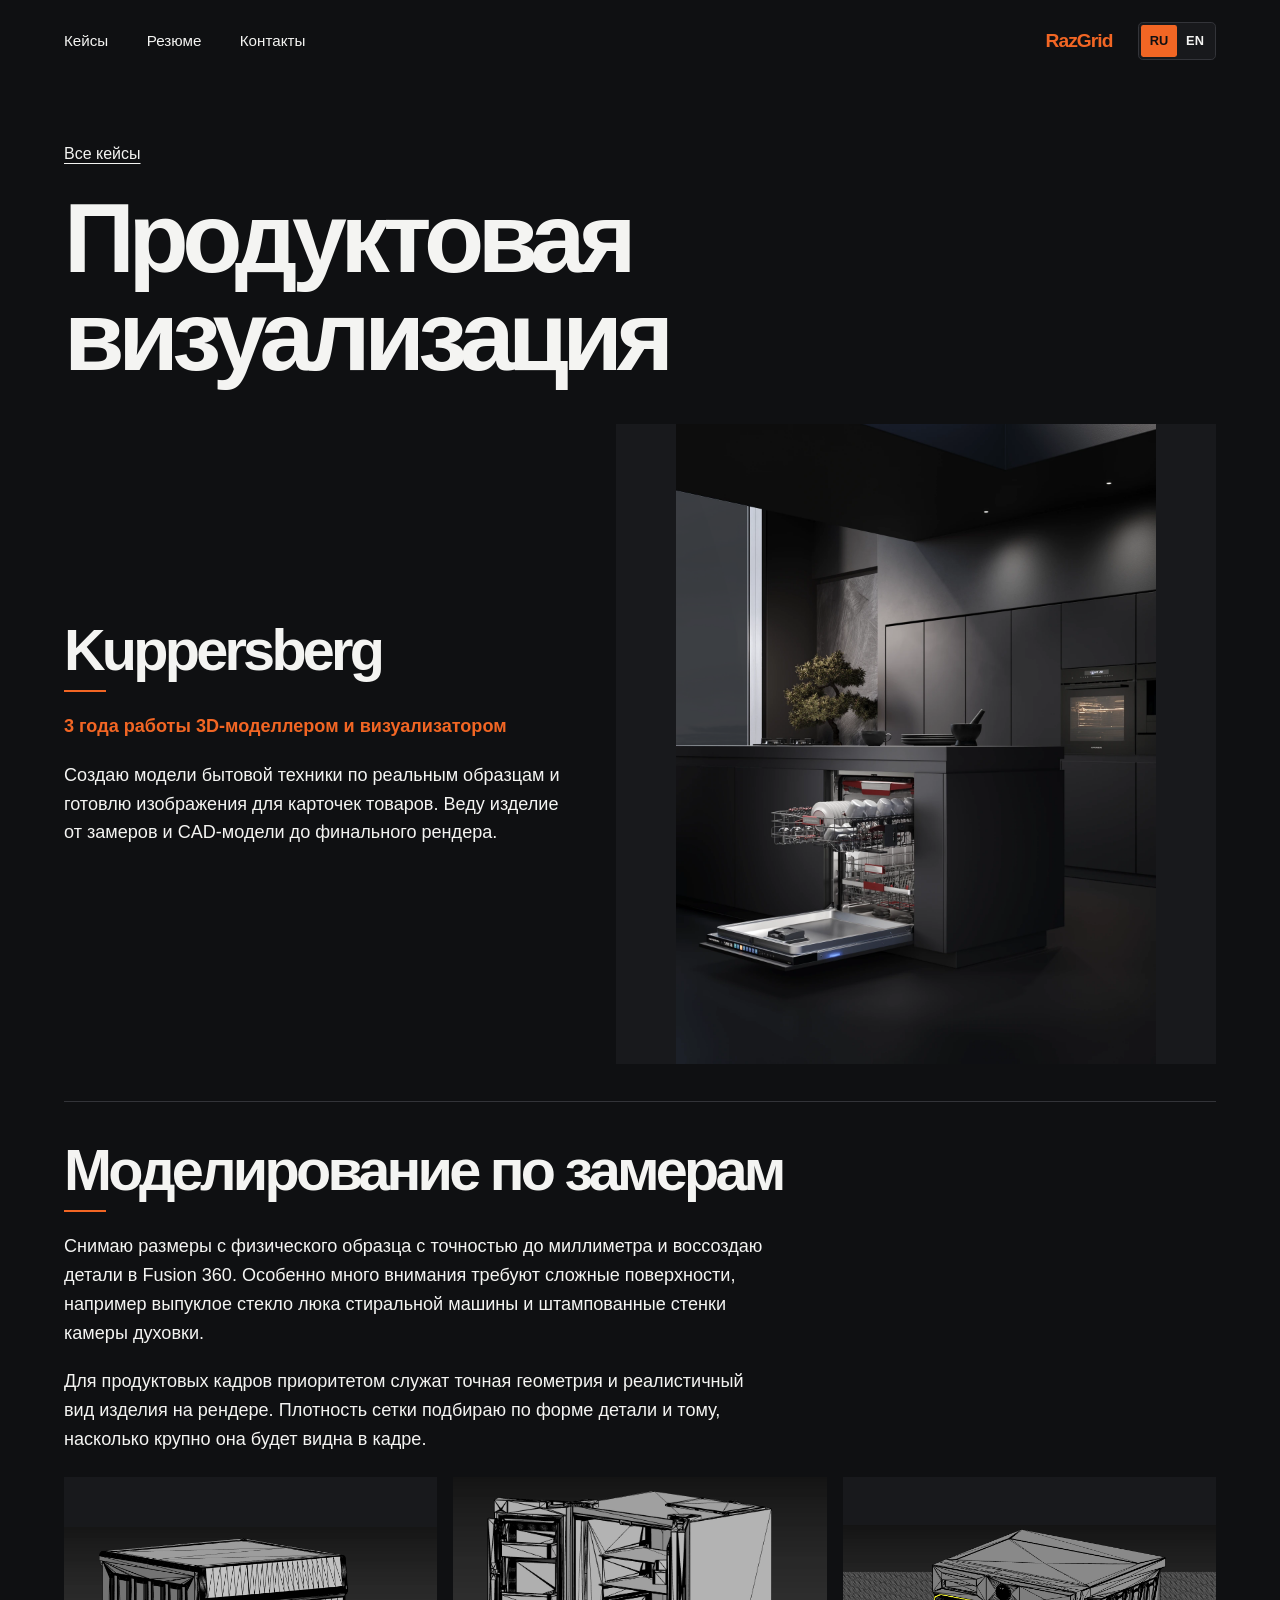
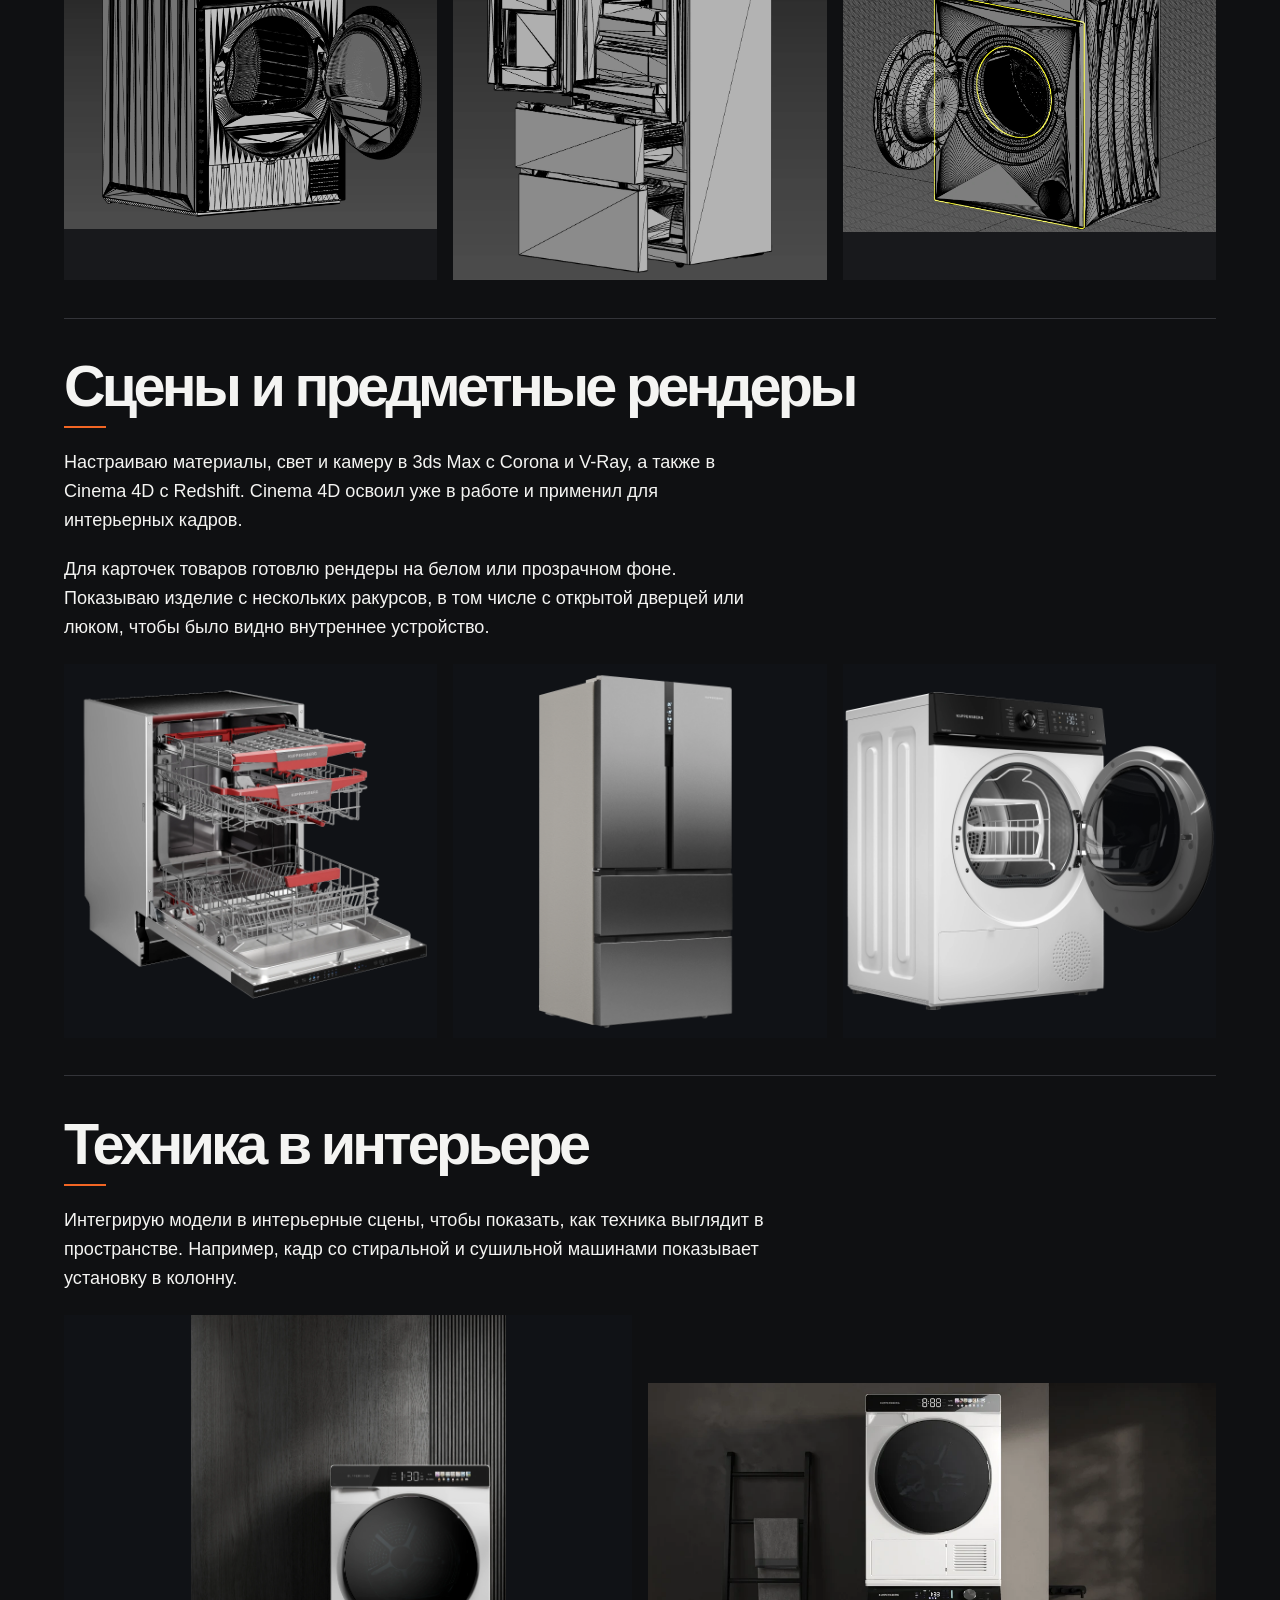
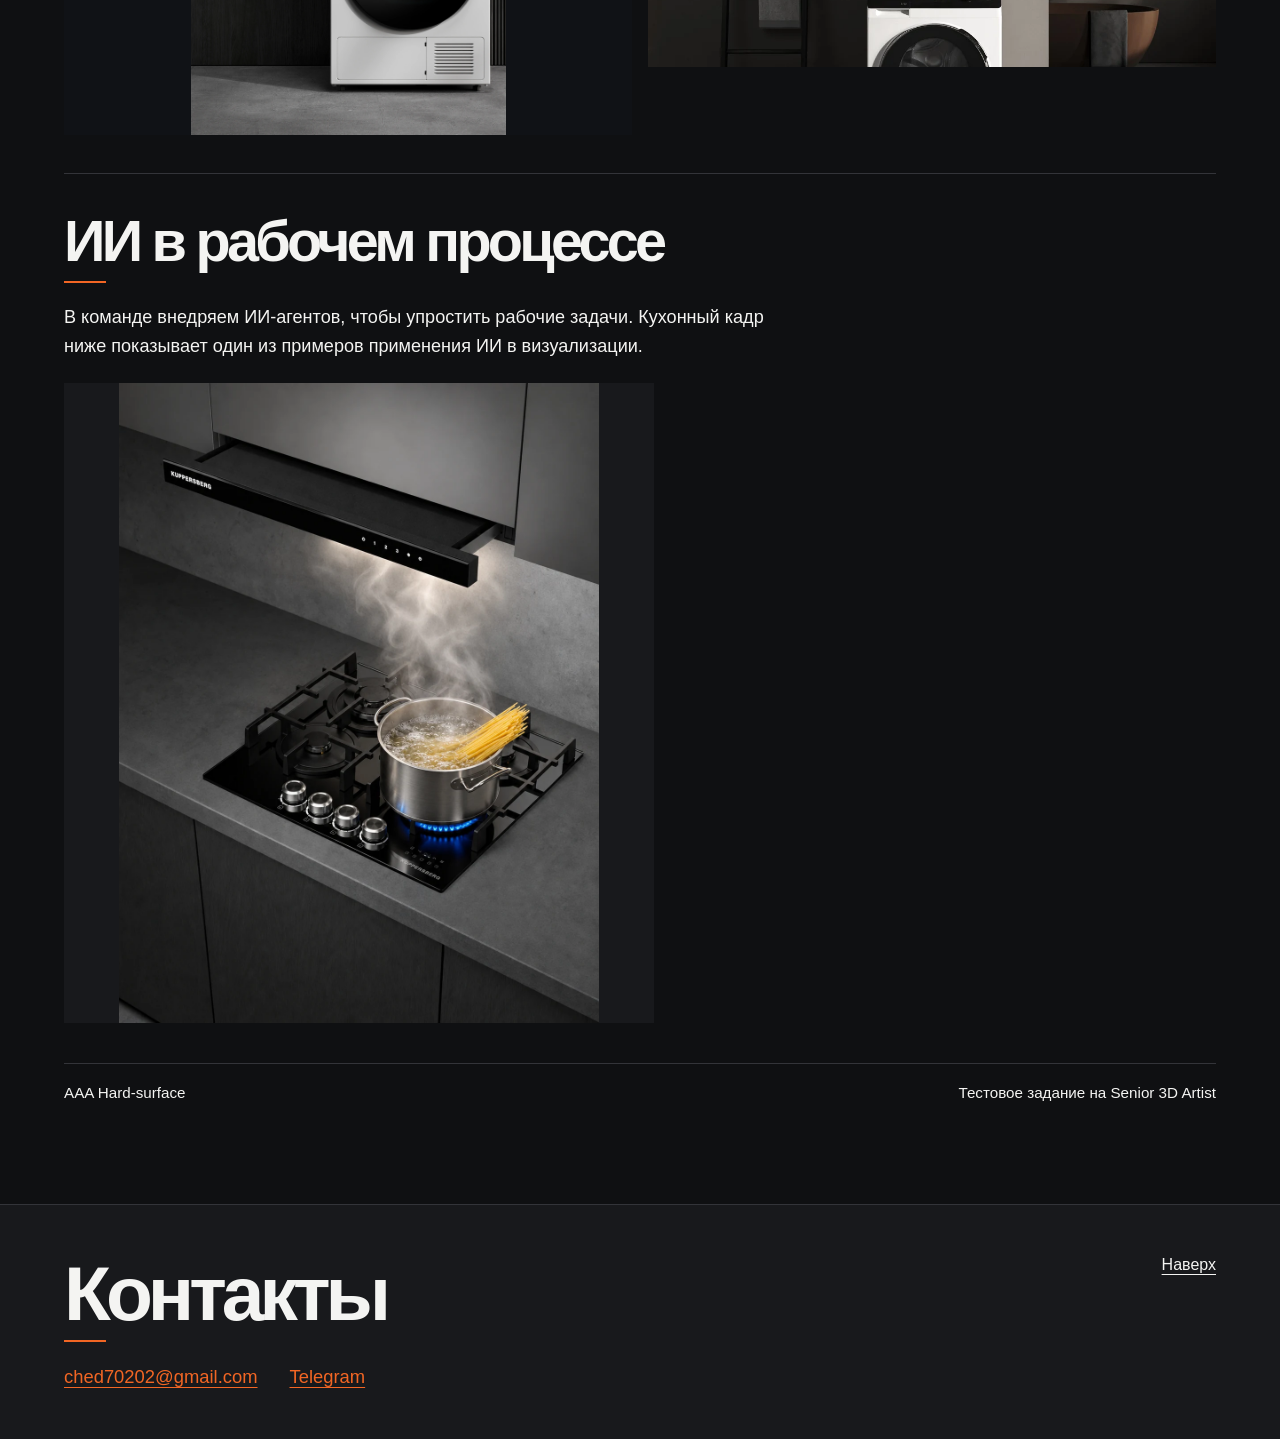
<file: product-visualization.html>
<!doctype html>
<html lang="ru">
<head>
<meta charset="utf-8">
<meta name="viewport" content="width=device-width,initial-scale=1">
<title>Продуктовая визуализация — Портфолио</title>
<meta name="description" content="Три года работы в Kuppersberg. CAD-моделирование по замерам, предметные и интерьерные рендеры бытовой техники.">
<meta name="theme-color" content="#0f1012">
<meta property="og:title" content="Продуктовая визуализация — Портфолио">
<meta property="og:description" content="Три года работы в Kuppersberg. CAD-моделирование по замерам, предметные и интерьерные рендеры бытовой техники.">
<meta property="og:type" content="website">
<meta property="og:image" content="https://positivejake.github.io/raz-grid-portfolio/assets/gim-6097-interior.webp">
<link rel="stylesheet" href="./styles.css?v=20261116-languages">
<script defer src="./gallery.js?v=20261116-gallery"></script>
<link rel="canonical" href="https://positivejake.github.io/raz-grid-portfolio/product-visualization.html">
<link rel="alternate" hreflang="ru" href="https://positivejake.github.io/raz-grid-portfolio/product-visualization.html">
<link rel="alternate" hreflang="en" href="https://positivejake.github.io/raz-grid-portfolio/en/product-visualization.html">
<link rel="alternate" hreflang="x-default" href="https://positivejake.github.io/raz-grid-portfolio/product-visualization.html">
<meta property="og:locale" content="ru_RU">
</head>
<body>
<a class="skip" href="#main">К содержимому</a>
<header class="top" id="top">
  <nav aria-label="Навигация"><a href="./#work">Кейсы</a><a href="./resume.html">Резюме</a><a href="./#contact">Контакты</a></nav>
  <div class="header-actions">
    <a href="./" class="brand">RazGrid</a>
    <div class="language-switch" role="group" aria-label="Язык сайта">
      <span lang="ru" aria-current="true">RU</span>
      <a href="./en/product-visualization.html" lang="en" hreflang="en" aria-label="Switch to English">EN</a>
    </div>
  </div>
</header>
<main id="main" class="section inner-page product-case">
  <a class="back-link" href="./#work">Все кейсы</a>
  <h1 class="page-title">Продуктовая визуализация</h1>
  <section class="case-project product-intro">
    <div class="case-copy">
      <h2>Kuppersberg</h2>
      <p class="product-role">3 года работы 3D-моделлером и визуализатором</p>
      <p>Создаю модели бытовой техники по реальным образцам и готовлю изображения для карточек товаров. Веду изделие от замеров и CAD-модели до финального рендера.</p>
    </div>
    <div class="product-lead"><a href="./assets/gim-6097-interior.webp" data-zoom><img src="./assets/gim-6097-interior.webp" width="1440" height="1920" fetchpriority="high" alt="Посудомоечная машина Kuppersberg GIM 6097 в кухонном интерьере"></a></div>
  </section>
  <section class="case-project case-copy">
    <h2>Моделирование по замерам</h2>
    <p>Снимаю размеры с физического образца с точностью до миллиметра и воссоздаю детали в Fusion 360. Особенно много внимания требуют сложные поверхности, например выпуклое стекло люка стиральной машины и штампованные стенки камеры духовки.</p>
    <p>Для продуктовых кадров приоритетом служат точная геометрия и реалистичный вид изделия на рендере. Плотность сетки подбираю по форме детали и тому, насколько крупно она будет видна в кадре.</p>
    <div class="frames product-frames">
      <a href="./assets/washer-mesh.webp" data-zoom><img src="./assets/washer-mesh.webp" width="1388" height="1122" loading="lazy" alt="Сетка стиральной машины с открытым люком"></a>
      <a href="./assets/fridge-mesh.webp" data-zoom><img src="./assets/fridge-mesh.webp" width="1054" height="1139" loading="lazy" alt="Сетка холодильника с открытой дверцей"></a>
      <a href="./assets/laundry-mesh.webp" data-zoom><img src="./assets/laundry-mesh.webp" width="1385" height="1137" loading="lazy" alt="Сетка корпуса, люка и барабана"></a>
    </div>
  </section>
  <section class="case-project case-copy">
    <h2>Сцены и предметные рендеры</h2>
    <p>Настраиваю материалы, свет и камеру в 3ds Max с Corona и V-Ray, а также в Cinema 4D с Redshift. Cinema 4D освоил уже в работе и применил для интерьерных кадров.</p>
    <p>Для карточек товаров готовлю рендеры на белом или прозрачном фоне. Показываю изделие с нескольких ракурсов, в том числе с открытой дверцей или люком, чтобы было видно внутреннее устройство.</p>
    <div class="frames product-frames product-cutouts">
      <a href="./assets/dishwasher.webp" data-zoom><img src="./assets/dishwasher.webp" width="1600" height="1600" loading="lazy" alt="Открытая посудомоечная машина с выдвинутыми корзинами"></a>
      <a href="./assets/fridge.webp" data-zoom><img src="./assets/fridge.webp" width="1600" height="1600" loading="lazy" alt="Рендер холодильника на прозрачном фоне"></a>
      <a href="./assets/washer.webp" data-zoom><img src="./assets/washer.webp" width="1600" height="1600" loading="lazy" alt="Рендер стиральной машины с открытым люком"></a>
    </div>
  </section>
  <section class="case-project case-copy">
    <h2>Техника в интерьере</h2>
    <p>Интегрирую модели в интерьерные сцены, чтобы показать, как техника выглядит в пространстве. Например, кадр со стиральной и сушильной машинами показывает установку в колонну.</p>
    <div class="frames product-frames product-interiors">
      <a href="./assets/laundry-interior.webp" data-zoom><img src="./assets/laundry-interior.webp" width="1350" height="1800" loading="lazy" alt="Рендер сушильной машины в интерьере"></a>
      <a href="./assets/hero.webp" data-zoom><img src="./assets/hero.webp" width="1000" height="500" loading="lazy" alt="Стиральная и сушильная машины, установленные в колонну"></a>
    </div>
  </section>
  <section class="case-project case-copy">
    <h2>ИИ в рабочем процессе</h2>
    <p>В команде внедряем ИИ-агентов, чтобы упростить рабочие задачи. Кухонный кадр ниже показывает один из примеров применения ИИ в визуализации.</p>
    <div class="product-ai"><a href="./assets/kitchen.webp" data-zoom><img src="./assets/kitchen.webp" width="1087" height="1447" loading="lazy" alt="Вытяжка и варочная панель в кухонном кадре с применением ИИ"></a></div>
  </section>
      <nav class="case-pagination" aria-label="Другие кейсы"><a href="./aaa-hard-surface.html">AAA Hard-surface</a><a href="./senior-test.html">Тестовое задание на Senior 3D Artist</a></nav>
    </main>
<footer id="contact">
  <div class="footer-inner">
    <h2>Контакты</h2>
    <div class="contact-links"><a href="mailto:ched70202@gmail.com">ched70202@gmail.com</a><a href="https://t.me/Raz_Grid">Telegram</a></div>
    <a class="to-top" href="#top">Наверх</a>
  </div>
</footer>
<dialog id="viewer" aria-label="Просмотр работы">
  <form method="dialog"><button type="submit" aria-label="Закрыть" autofocus>×</button></form>
  <img alt="">
  <div class="viewer-controls" role="group" aria-label="Листание изображений">
    <button type="button" data-viewer-step="-1" aria-label="Предыдущее изображение"><span aria-hidden="true">←</span></button>
    <output class="viewer-count" aria-live="polite" aria-atomic="true"></output>
    <button type="button" data-viewer-step="1" aria-label="Следующее изображение"><span aria-hidden="true">→</span></button>
  </div>
</dialog>
</body>
</html>
</file>
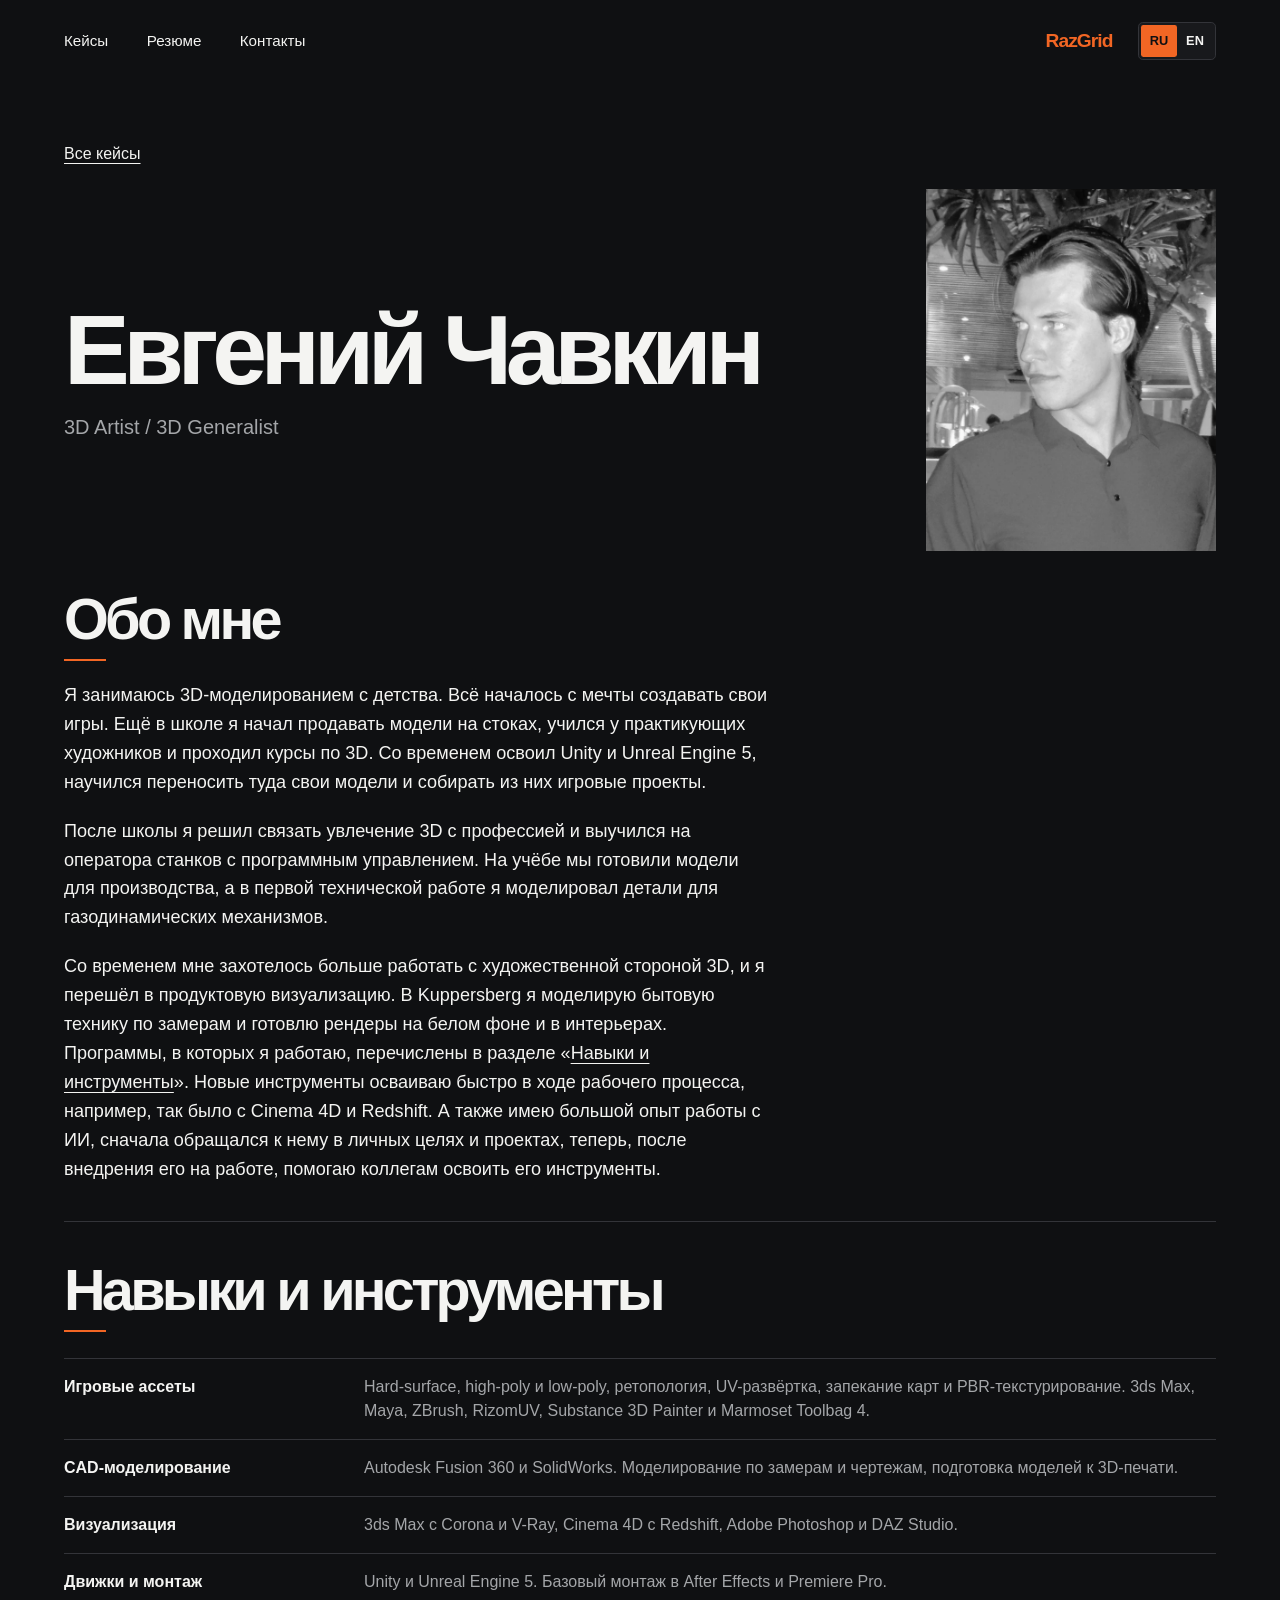
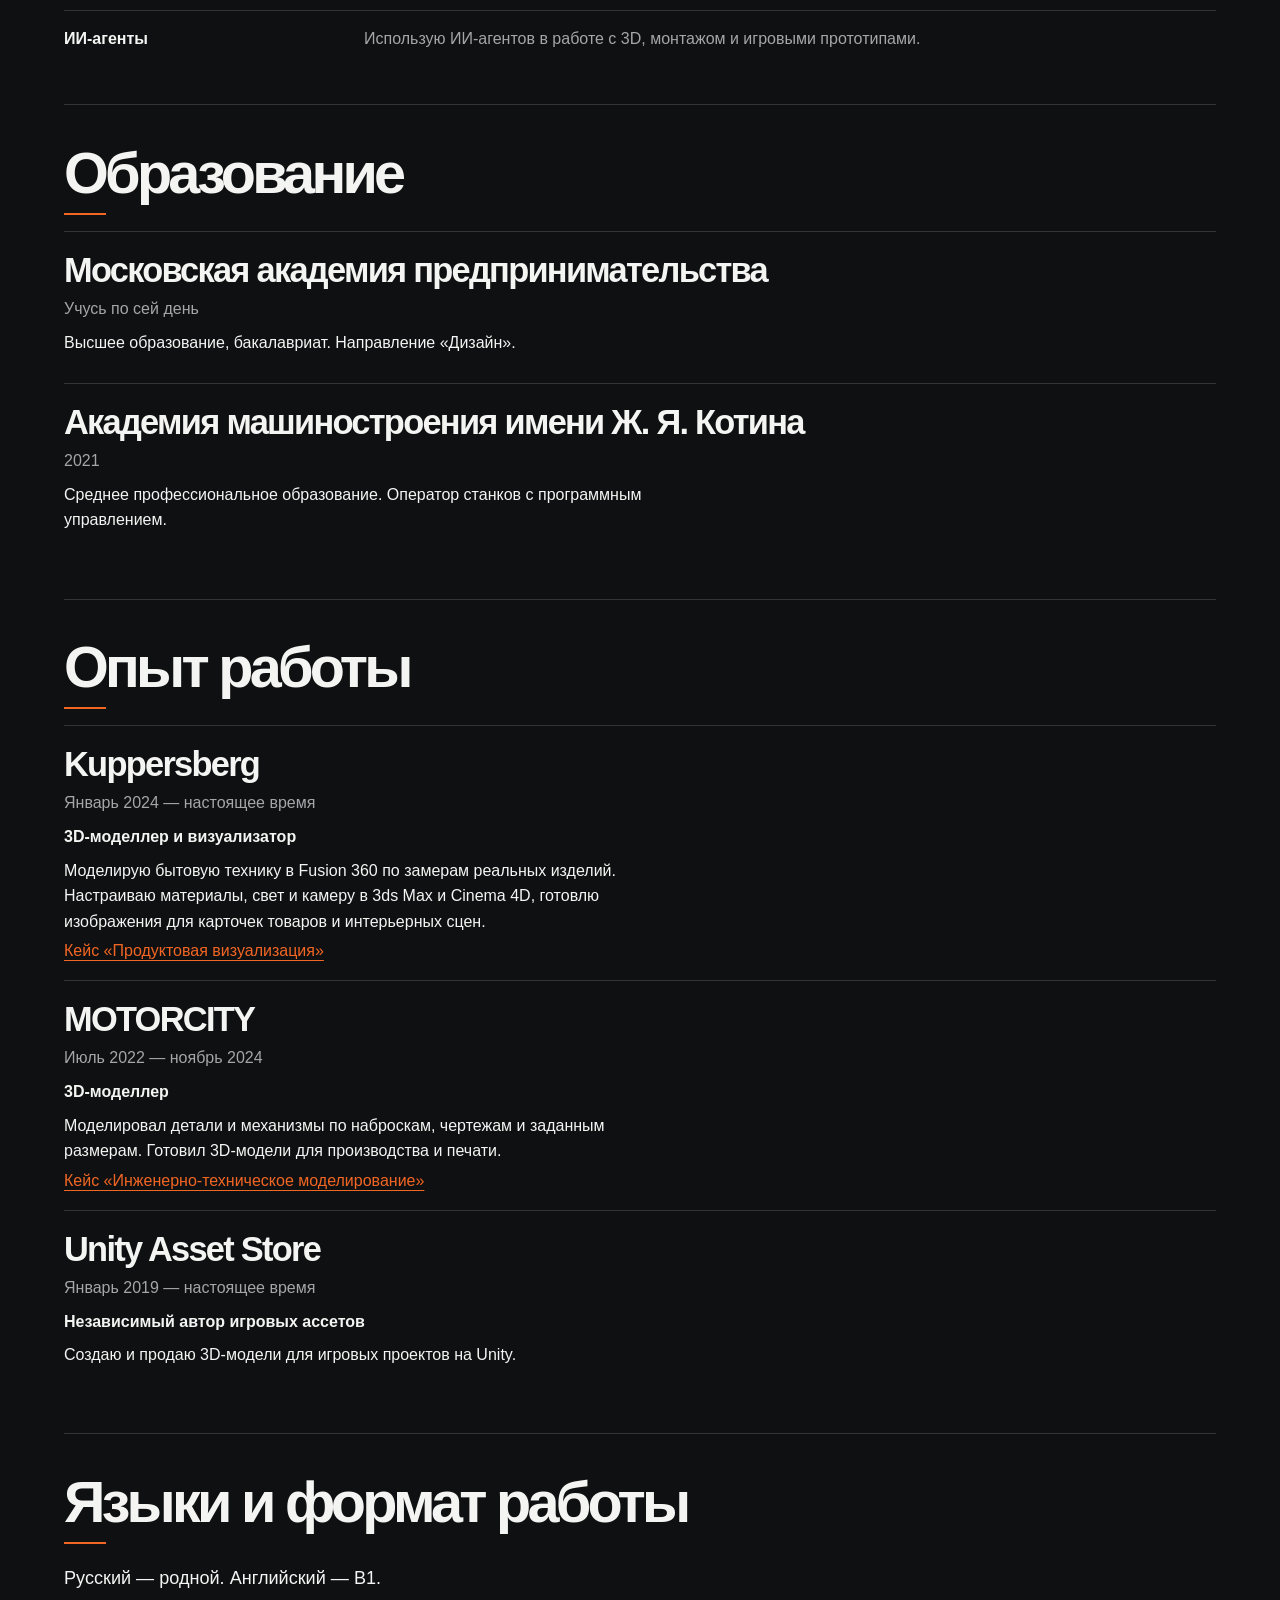
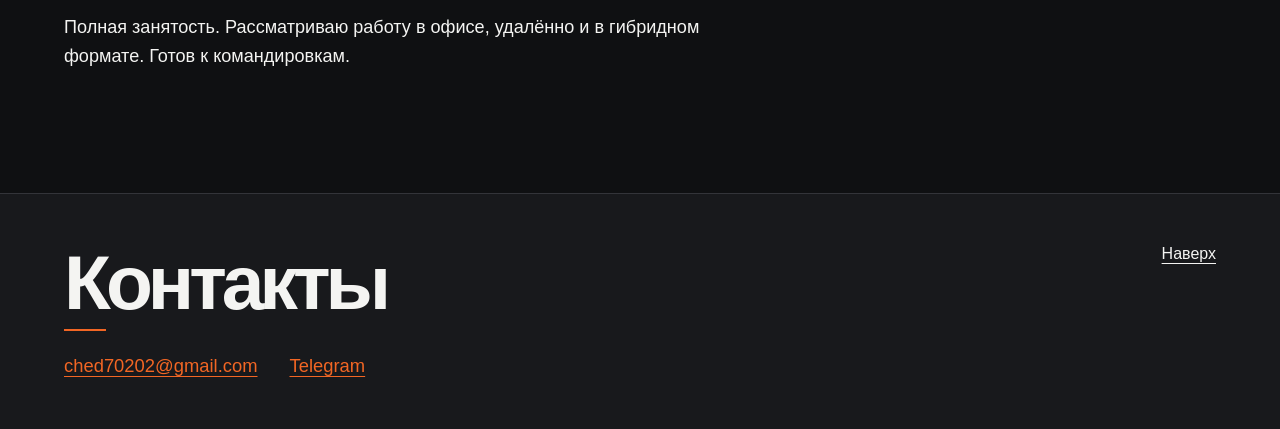
<file: resume.html>
<!doctype html>
<html lang="ru">
<head>
<meta charset="utf-8">
<meta name="viewport" content="width=device-width,initial-scale=1">
<title>Евгений Чавкин — резюме 3D Artist</title>
<meta name="description" content="Резюме Евгения Чавкина. Предметная визуализация, игровые ассеты и инженерное CAD-моделирование.">
<meta name="theme-color" content="#0f1012">
<meta property="og:title" content="Евгений Чавкин — резюме 3D Artist">
<meta property="og:description" content="Резюме Евгения Чавкина. Предметная визуализация, игровые ассеты и инженерное CAD-моделирование.">
<meta property="og:type" content="website">
<meta property="og:image" content="https://positivejake.github.io/raz-grid-portfolio/assets/gim-6097-interior.webp">
<link rel="stylesheet" href="./styles.css?v=20261116-languages">

<link rel="canonical" href="https://positivejake.github.io/raz-grid-portfolio/resume.html">
<link rel="alternate" hreflang="ru" href="https://positivejake.github.io/raz-grid-portfolio/resume.html">
<link rel="alternate" hreflang="en" href="https://positivejake.github.io/raz-grid-portfolio/en/resume.html">
<link rel="alternate" hreflang="x-default" href="https://positivejake.github.io/raz-grid-portfolio/resume.html">
<meta property="og:locale" content="ru_RU">
</head>
<body>
<a class="skip" href="#main">К содержимому</a>
<header class="top" id="top">
  <nav aria-label="Навигация"><a href="./#work">Кейсы</a><a href="./resume.html">Резюме</a><a href="./#contact">Контакты</a></nav>
  <div class="header-actions">
    <a href="./" class="brand">RazGrid</a>
    <div class="language-switch" role="group" aria-label="Язык сайта">
      <span lang="ru" aria-current="true">RU</span>
      <a href="./en/resume.html" lang="en" hreflang="en" aria-label="Switch to English">EN</a>
    </div>
  </div>
</header>
<main id="main" class="section inner-page resume-page">
  <a class="back-link" href="./#work">Все кейсы</a>
  <div class="resume-header">
    <div>
      <h1 class="page-title">Евгений Чавкин</h1>
      <p class="resume-subtitle">3D Artist / 3D Generalist</p>
    </div>
    <div class="resume-portrait">
      <img src="./assets/resume-portrait-20261116.webp" alt="Евгений Чавкин" width="640" height="800" fetchpriority="high">
    </div>
  </div>

  <section class="case-project case-copy" aria-labelledby="bio">
    <h2 id="bio">Обо мне</h2>
    <p>Я занимаюсь 3D-моделированием с детства. Всё началось с мечты создавать свои игры. Ещё в школе я начал продавать модели на стоках, учился у практикующих художников и проходил курсы по 3D. Со временем освоил Unity и Unreal Engine 5, научился переносить туда свои модели и собирать из них игровые проекты.</p>
    <p>После школы я решил связать увлечение 3D с профессией и выучился на оператора станков с программным управлением. На учёбе мы готовили модели для производства, а в первой технической работе я моделировал детали для газодинамических механизмов.</p>
    <p>Со временем мне захотелось больше работать с художественной стороной 3D, и я перешёл в продуктовую визуализацию. В Kuppersberg я моделирую бытовую технику по замерам и готовлю рендеры на белом фоне и в интерьерах. Программы, в которых я работаю, перечислены в разделе «<a href="#skills">Навыки и инструменты</a>». Новые инструменты осваиваю быстро в ходе рабочего процесса, например, так было с Cinema 4D и Redshift. А также имею большой опыт работы с ИИ, сначала обращался к нему в личных целях и проектах, теперь, после внедрения его на работе, помогаю коллегам освоить его инструменты.</p>
  </section>

  <section class="case-project case-copy" aria-labelledby="skills">
    <h2 id="skills">Навыки и инструменты</h2>
    <dl class="resume-skills">
      <div><dt>Игровые ассеты</dt><dd>Hard-surface, high-poly и low-poly, ретопология, UV-развёртка, запекание карт и PBR-текстурирование. 3ds Max, Maya, ZBrush, RizomUV, Substance 3D Painter и Marmoset Toolbag 4.</dd></div>
      <div><dt>CAD-моделирование</dt><dd>Autodesk Fusion 360 и SolidWorks. Моделирование по замерам и чертежам, подготовка моделей к 3D-печати.</dd></div>
      <div><dt>Визуализация</dt><dd>3ds Max с Corona и V-Ray, Cinema 4D с Redshift, Adobe Photoshop и DAZ Studio.</dd></div>
      <div><dt>Движки и монтаж</dt><dd>Unity и Unreal Engine 5. Базовый монтаж в After Effects и Premiere Pro.</dd></div>
      <div><dt>ИИ-агенты</dt><dd>Использую ИИ-агентов в работе с 3D, монтажом и игровыми прототипами.</dd></div>
    </dl>
  </section>

  <section class="case-project case-copy" aria-labelledby="education">
    <h2 id="education">Образование</h2>
    <div class="resume-entry">
      <h3>Московская академия предпринимательства</h3>
      <p class="resume-period">Учусь по сей день</p>
      <p>Высшее образование, бакалавриат. Направление «Дизайн».</p>
    </div>
    <div class="resume-entry">
      <h3>Академия машиностроения имени Ж. Я. Котина</h3>
      <p class="resume-period">2021</p>
      <p>Среднее профессиональное образование. Оператор станков с программным управлением.</p>
    </div>
  </section>

  <section class="case-project case-copy" aria-labelledby="experience">
    <h2 id="experience">Опыт работы</h2>
    <div class="resume-entry">
      <h3>Kuppersberg</h3>
      <p class="resume-period">Январь 2024 — настоящее время</p>
      <p><strong>3D-моделлер и визуализатор</strong></p>
      <p>Моделирую бытовую технику в Fusion 360 по замерам реальных изделий. Настраиваю материалы, свет и камеру в 3ds Max и Cinema 4D, готовлю изображения для карточек товаров и интерьерных сцен.</p>
      <a href="./product-visualization.html">Кейс «Продуктовая визуализация»</a>
    </div>
    <div class="resume-entry">
      <h3>MOTORCITY</h3>
      <p class="resume-period">Июль 2022 — ноябрь 2024</p>
      <p><strong>3D-моделлер</strong></p>
      <p>Моделировал детали и механизмы по наброскам, чертежам и заданным размерам. Готовил 3D-модели для производства и печати.</p>
      <a href="./engineering.html">Кейс «Инженерно-техническое моделирование»</a>
    </div>
    <div class="resume-entry">
      <h3>Unity Asset Store</h3>
      <p class="resume-period">Январь 2019 — настоящее время</p>
      <p><strong>Независимый автор игровых ассетов</strong></p>
      <p>Создаю и продаю 3D-модели для игровых проектов на Unity.</p>
    </div>
  </section>

  <section class="case-project case-copy" aria-labelledby="work-details">
    <h2 id="work-details">Языки и формат работы</h2>
    <p>Русский — родной. Английский — B1.</p>
    <p>Полная занятость. Рассматриваю работу в офисе, удалённо и в гибридном формате. Готов к командировкам.</p>
  </section>
</main>
<footer id="contact">
  <div class="footer-inner">
    <h2>Контакты</h2>
    <div class="contact-links"><a href="mailto:ched70202@gmail.com">ched70202@gmail.com</a><a href="https://t.me/Raz_Grid">Telegram</a></div>
    <a class="to-top" href="#top">Наверх</a>
  </div>
</footer>

</body>
</html>
</file>
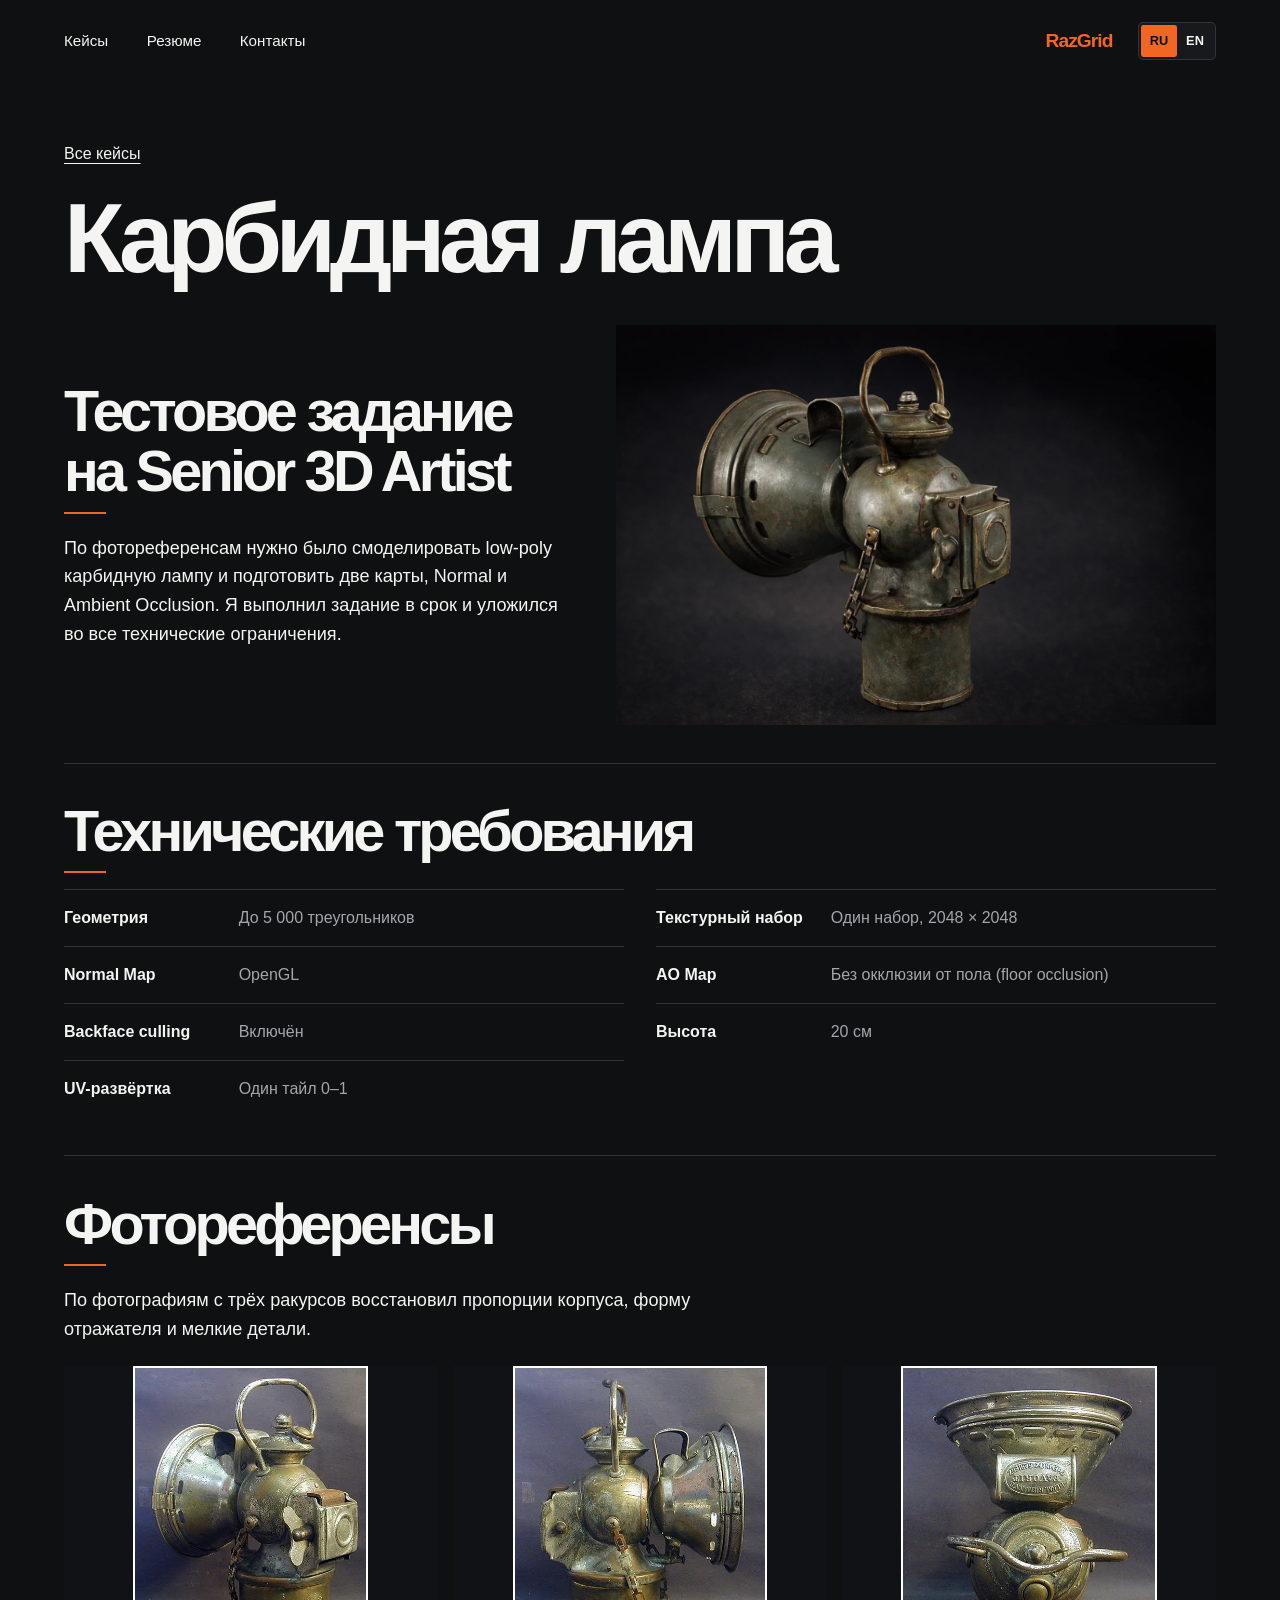
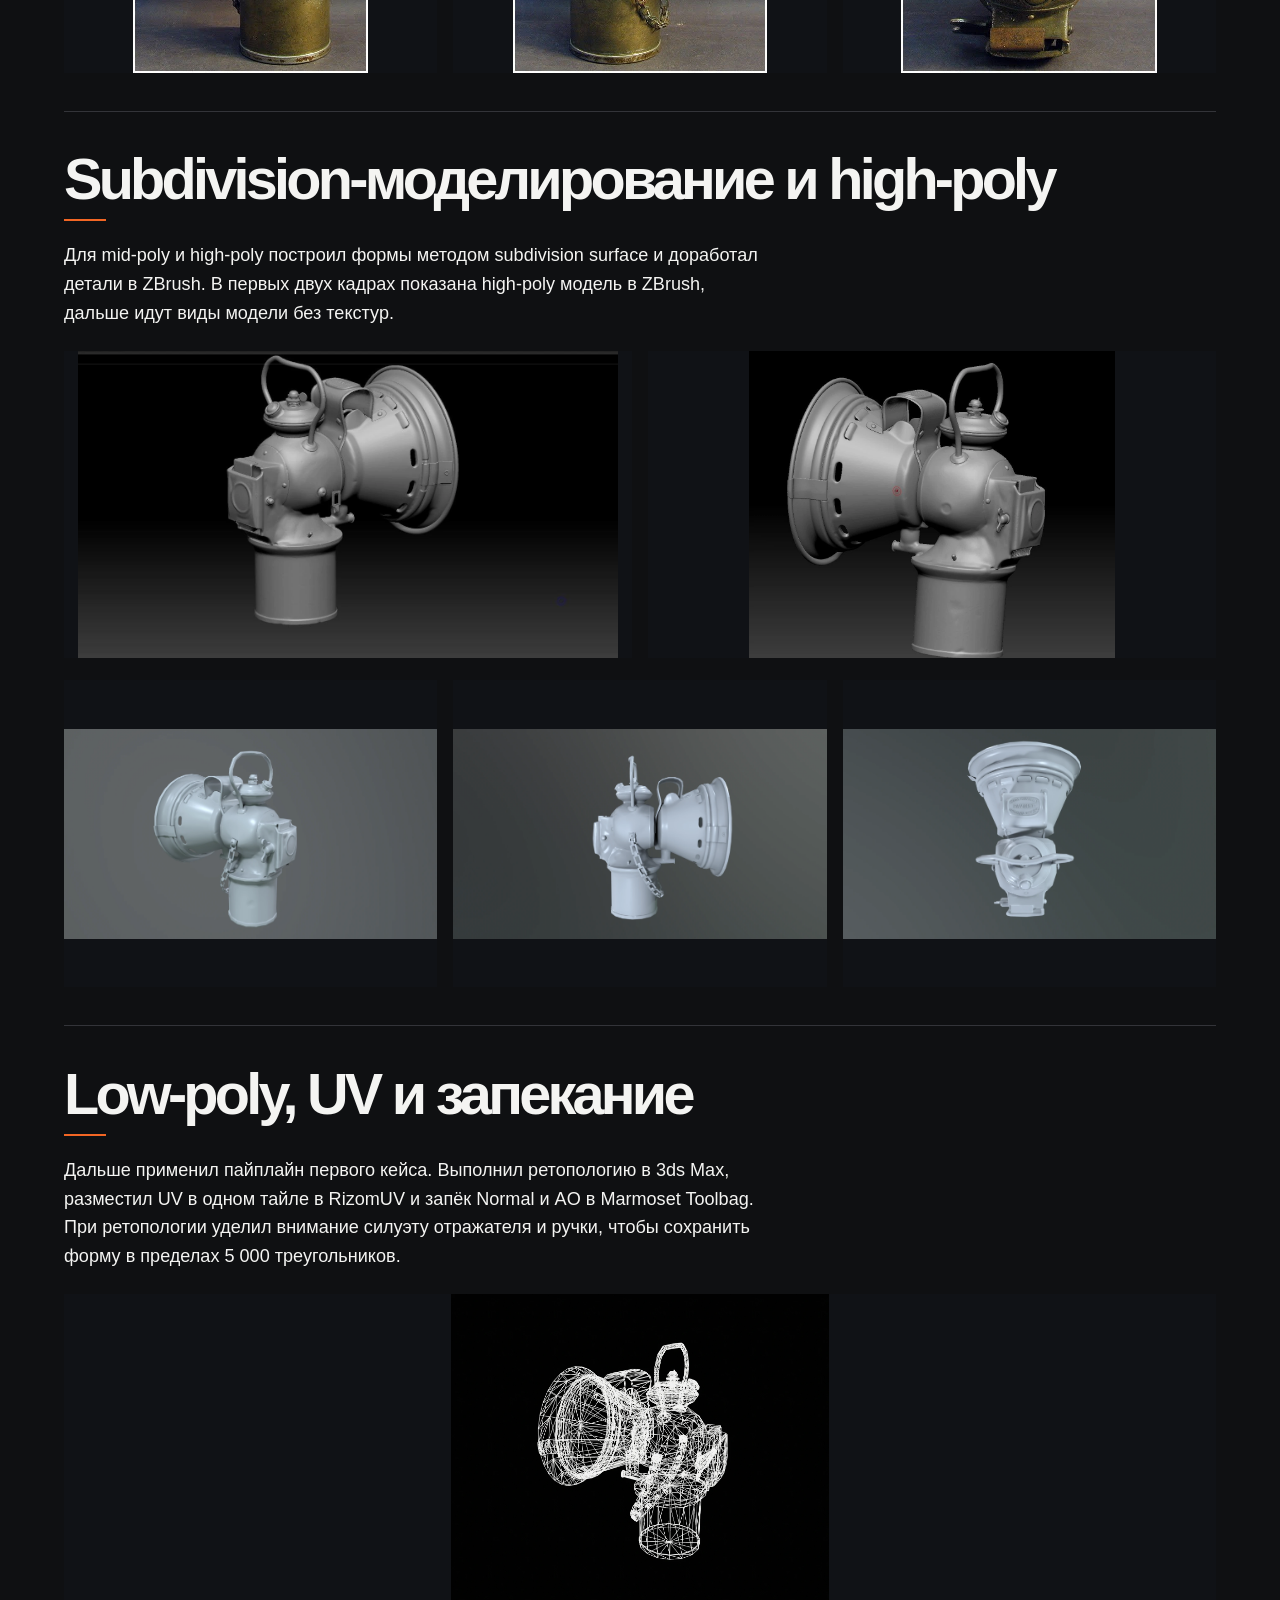
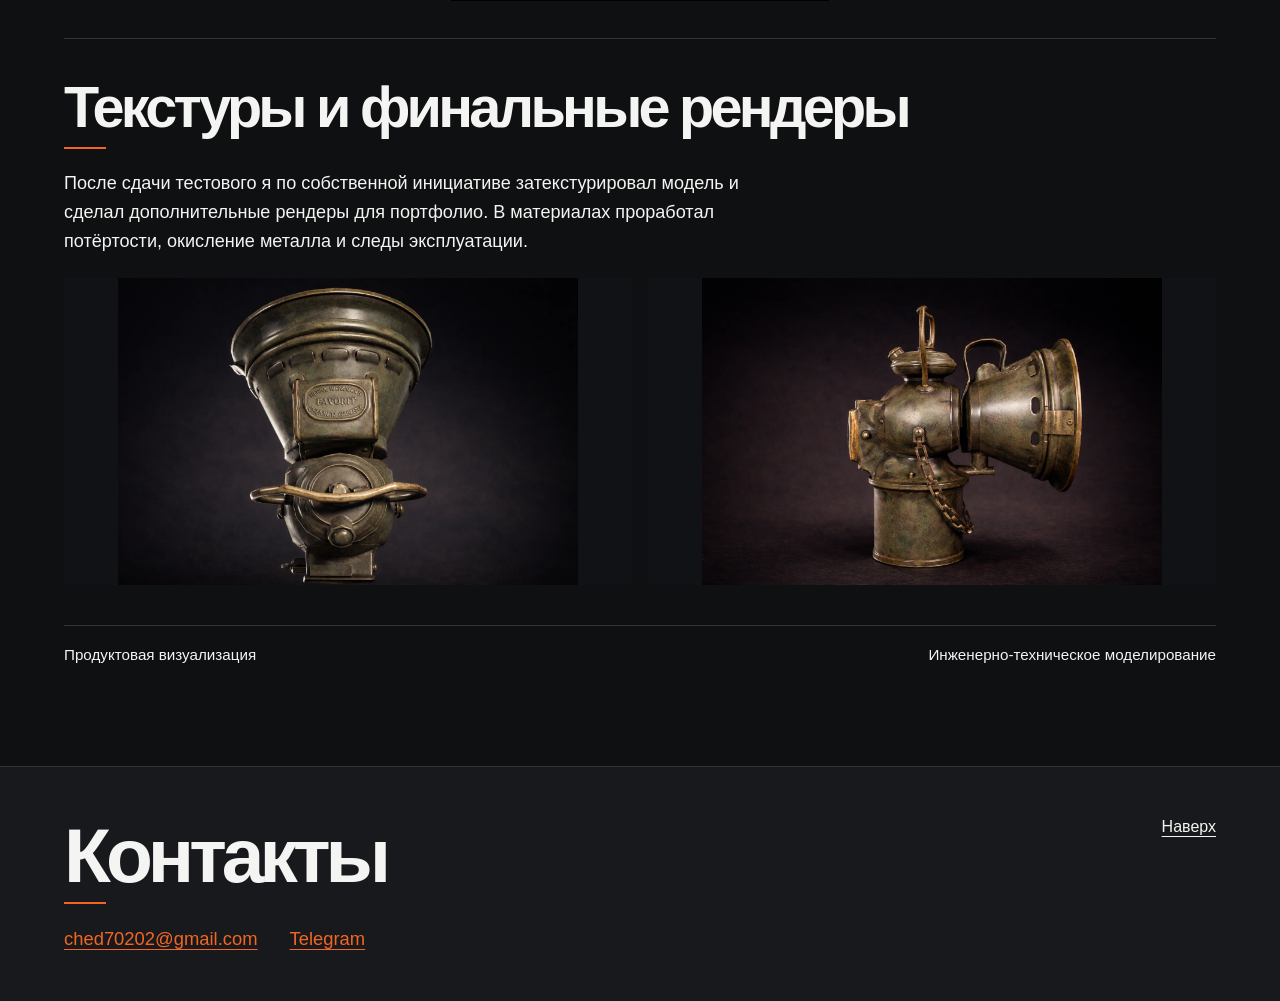
<file: senior-test.html>
<!doctype html>
<html lang="ru">
<head>
<meta charset="utf-8">
<meta name="viewport" content="width=device-width,initial-scale=1">
<title>Тестовое задание на Senior 3D Artist — Портфолио</title>
<meta name="description" content="Тестовое задание на Senior 3D Artist. Low-poly карбидной лампы, UV и запекание Normal и AO.">
<meta name="theme-color" content="#0f1012">
<meta property="og:title" content="Тестовое задание на Senior 3D Artist — Портфолио">
<meta property="og:description" content="Тестовое задание на Senior 3D Artist. Low-poly карбидной лампы, UV и запекание Normal и AO.">
<meta property="og:type" content="website">
<meta property="og:image" content="https://positivejake.github.io/raz-grid-portfolio/assets/lamp.webp">
<link rel="stylesheet" href="./styles.css?v=20261116-languages">
<script defer src="./gallery.js?v=20261116-gallery"></script>
<link rel="canonical" href="https://positivejake.github.io/raz-grid-portfolio/senior-test.html">
<link rel="alternate" hreflang="ru" href="https://positivejake.github.io/raz-grid-portfolio/senior-test.html">
<link rel="alternate" hreflang="en" href="https://positivejake.github.io/raz-grid-portfolio/en/senior-test.html">
<link rel="alternate" hreflang="x-default" href="https://positivejake.github.io/raz-grid-portfolio/senior-test.html">
<meta property="og:locale" content="ru_RU">
</head>
<body>
<a class="skip" href="#main">К содержимому</a>
<header class="top" id="top">
  <nav aria-label="Навигация"><a href="./#work">Кейсы</a><a href="./resume.html">Резюме</a><a href="./#contact">Контакты</a></nav>
  <div class="header-actions">
    <a href="./" class="brand">RazGrid</a>
    <div class="language-switch" role="group" aria-label="Язык сайта">
      <span lang="ru" aria-current="true">RU</span>
      <a href="./en/senior-test.html" lang="en" hreflang="en" aria-label="Switch to English">EN</a>
    </div>
  </div>
</header>
<main id="main" class="section inner-page lamp-case">
  <a class="back-link" href="./#work">Все кейсы</a>
  <h1 class="page-title">Карбидная лампа</h1>

  <section class="case-project product-intro">
    <div class="case-copy">
      <h2>Тестовое задание на Senior 3D Artist</h2>
      <p>По фотореференсам нужно было смоделировать low-poly карбидную лампу и подготовить две карты, Normal и Ambient Occlusion. Я выполнил задание в срок и уложился во все технические ограничения.</p>
    </div>
    <div class="product-lead"><a href="./assets/lamp.webp" data-zoom><img src="./assets/lamp.webp" width="1536" height="1024" fetchpriority="high" alt="Финальный рендер карбидной лампы с текстурами"></a></div>
  </section>

  <section class="case-project case-copy">
    <h2>Технические требования</h2>
    <dl class="lamp-spec">
      <div><dt>Геометрия</dt><dd>До 5 000 треугольников</dd></div>
      <div><dt>Текстурный набор</dt><dd>Один набор, 2048 × 2048</dd></div>
      <div><dt>Normal Map</dt><dd>OpenGL</dd></div>
      <div><dt>AO Map</dt><dd>Без окклюзии от пола (floor occlusion)</dd></div>
      <div><dt>Backface culling</dt><dd>Включён</dd></div>
      <div><dt>Высота</dt><dd>20 см</dd></div>
      <div><dt>UV-развёртка</dt><dd>Один тайл 0–1</dd></div>
    </dl>
  </section>

  <section class="case-project case-copy">
    <h2>Фотореференсы</h2>
    <p>По фотографиям с трёх ракурсов восстановил пропорции корпуса, форму отражателя и мелкие детали.</p>
    <div class="frames lamp-frames">
      <a href="./assets/lamp-reference.webp" data-zoom><img src="./assets/lamp-reference.webp" width="452" height="591" loading="lazy" alt="Фотореференс карбидной лампы в ракурсе три четверти"></a>
      <a href="./assets/lamp-reference-side.webp" data-zoom><img src="./assets/lamp-reference-side.webp" width="488" height="591" loading="lazy" alt="Фотореференс карбидной лампы сбоку"></a>
      <a href="./assets/lamp-reference-front.webp" data-zoom><img src="./assets/lamp-reference-front.webp" width="493" height="591" loading="lazy" alt="Фотореференс карбидной лампы спереди"></a>
    </div>
  </section>

  <section class="case-project case-copy">
    <h2>Subdivision-моделирование и high-poly</h2>
    <p>Для mid-poly и high-poly построил формы методом subdivision surface и доработал детали в ZBrush. В первых двух кадрах показана high-poly модель в ZBrush, дальше идут виды модели без текстур.</p>
    <div class="frames lamp-frames">
      <a href="./assets/lamp-zbrush-rear.webp" data-zoom><img src="./assets/lamp-zbrush-rear.webp" width="1280" height="729" loading="lazy" alt="High-poly карбидной лампы в ZBrush, вид сзади"></a>
      <a href="./assets/lamp-zbrush-side.webp" data-zoom><img src="./assets/lamp-zbrush-side.webp" width="1160" height="974" loading="lazy" alt="High-poly карбидной лампы в ZBrush, вид сбоку"></a>
    </div>
    <div class="frames lamp-frames">
      <a href="./assets/lamp-model-angle.webp" data-zoom><img src="./assets/lamp-model-angle.webp" width="1800" height="1013" loading="lazy" alt="Модель лампы без текстур в ракурсе три четверти"></a>
      <a href="./assets/lamp-model-side.webp" data-zoom><img src="./assets/lamp-model-side.webp" width="1800" height="1013" loading="lazy" alt="Модель лампы без текстур сбоку"></a>
      <a href="./assets/lamp-model-front.webp" data-zoom><img src="./assets/lamp-model-front.webp" width="1800" height="1013" loading="lazy" alt="Модель лампы без текстур спереди"></a>
    </div>
  </section>

  <section class="case-project case-copy">
    <h2>Low-poly, UV и запекание</h2>
    <p>Дальше применил пайплайн первого кейса. Выполнил ретопологию в 3ds Max, разместил UV в одном тайле в RizomUV и запёк Normal и AO в Marmoset Toolbag. При ретопологии уделил внимание силуэту отражателя и ручки, чтобы сохранить форму в пределах 5 000 треугольников.</p>
    <div class="frames lamp-frames">
      <a href="./assets/lamp-mesh.webp" data-zoom><img src="./assets/lamp-mesh.webp" width="1467" height="1192" loading="lazy" alt="Сетка low-poly модели карбидной лампы"></a>
    </div>
  </section>

  <section class="case-project case-copy">
    <h2>Текстуры и финальные рендеры</h2>
    <p>После сдачи тестового я по собственной инициативе затекстурировал модель и сделал дополнительные рендеры для портфолио. В материалах проработал потёртости, окисление металла и следы эксплуатации.</p>
    <div class="frames lamp-frames">
      <a href="./assets/lamp-front.webp" data-zoom><img src="./assets/lamp-front.webp" width="1536" height="1024" loading="lazy" alt="Финальный рендер лампы спереди"></a>
      <a href="./assets/lamp-side.webp" data-zoom><img src="./assets/lamp-side.webp" width="1536" height="1024" loading="lazy" alt="Финальный рендер лампы сбоку"></a>
    </div>
  </section>
      <nav class="case-pagination" aria-label="Другие кейсы"><a href="./product-visualization.html">Продуктовая визуализация</a><a href="./engineering.html">Инженерно-техническое моделирование</a></nav>
    </main>
<footer id="contact">
  <div class="footer-inner">
    <h2>Контакты</h2>
    <div class="contact-links"><a href="mailto:ched70202@gmail.com">ched70202@gmail.com</a><a href="https://t.me/Raz_Grid">Telegram</a></div>
    <a class="to-top" href="#top">Наверх</a>
  </div>
</footer>
<dialog id="viewer" aria-label="Просмотр работы">
  <form method="dialog"><button type="submit" aria-label="Закрыть" autofocus>×</button></form>
  <img alt="">
  <div class="viewer-controls" role="group" aria-label="Листание изображений">
    <button type="button" data-viewer-step="-1" aria-label="Предыдущее изображение"><span aria-hidden="true">←</span></button>
    <output class="viewer-count" aria-live="polite" aria-atomic="true"></output>
    <button type="button" data-viewer-step="1" aria-label="Следующее изображение"><span aria-hidden="true">→</span></button>
  </div>
</dialog>
</body>
</html>
</file>
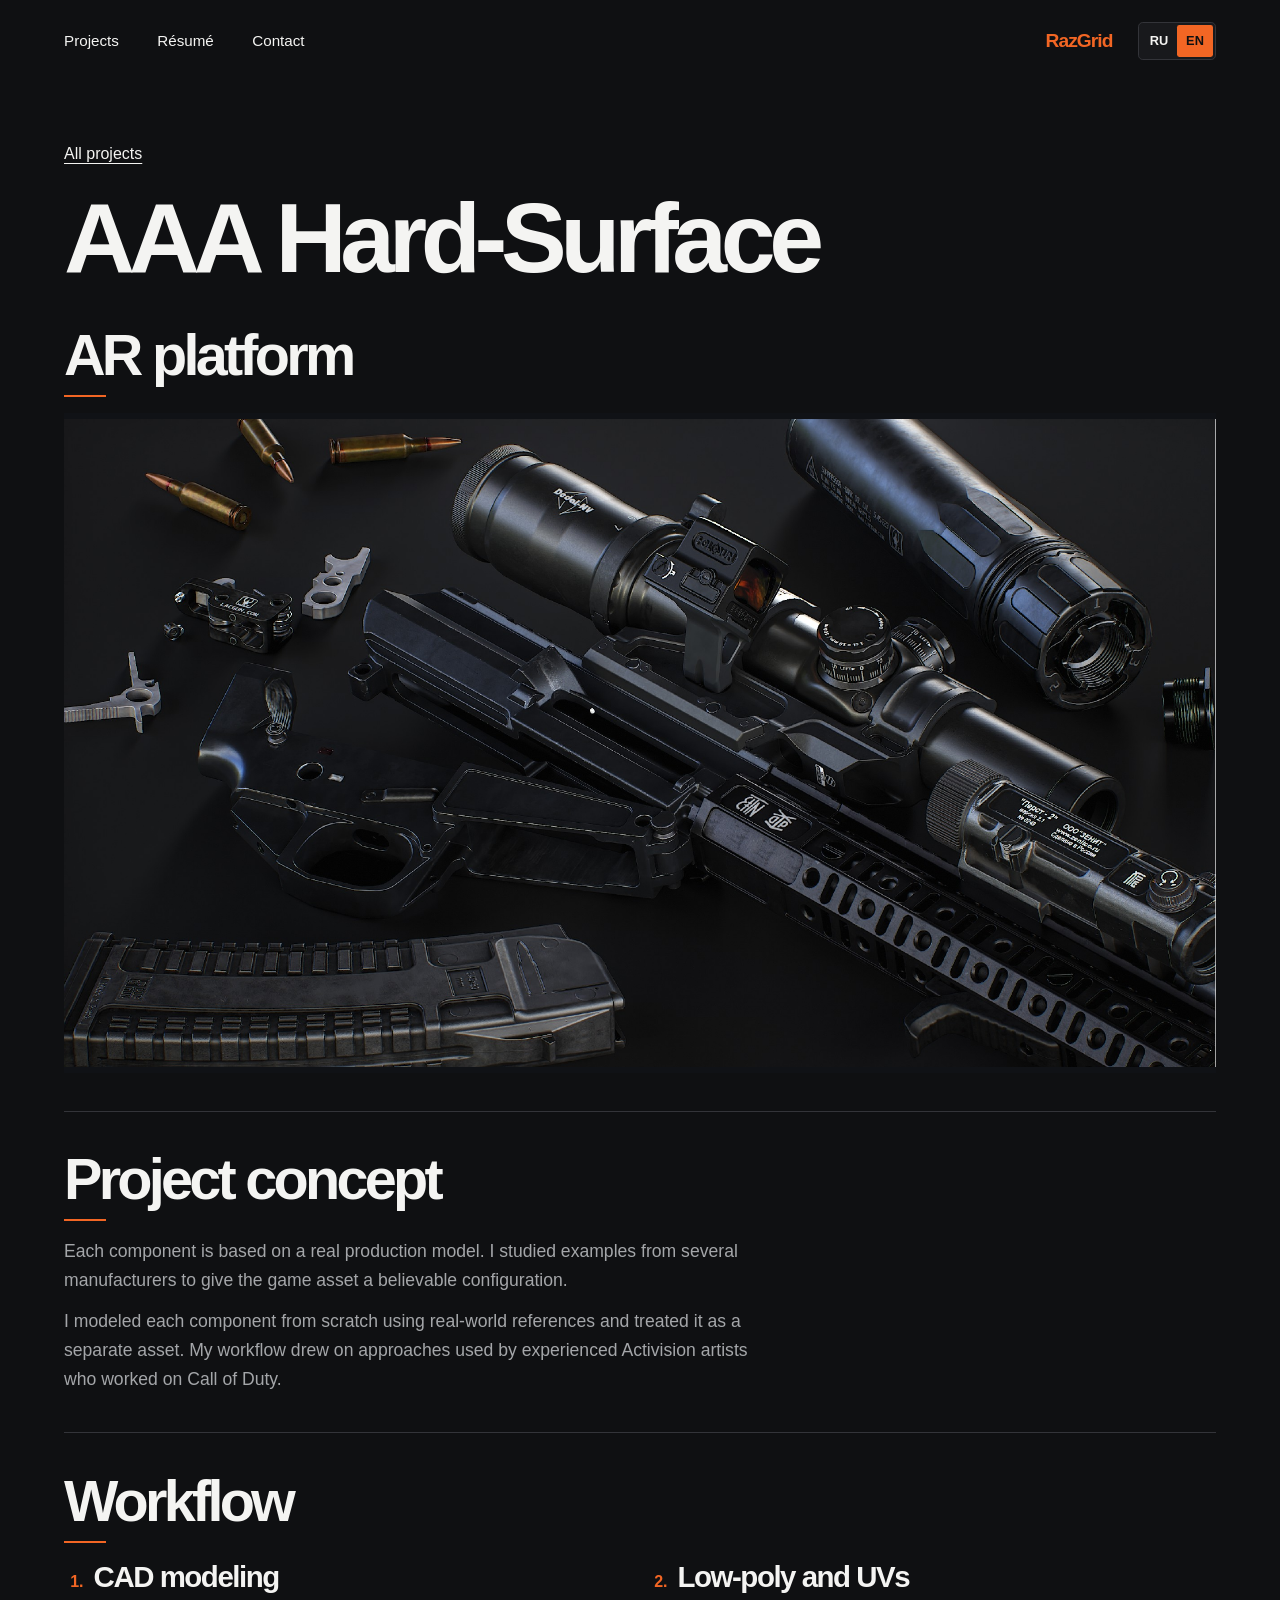
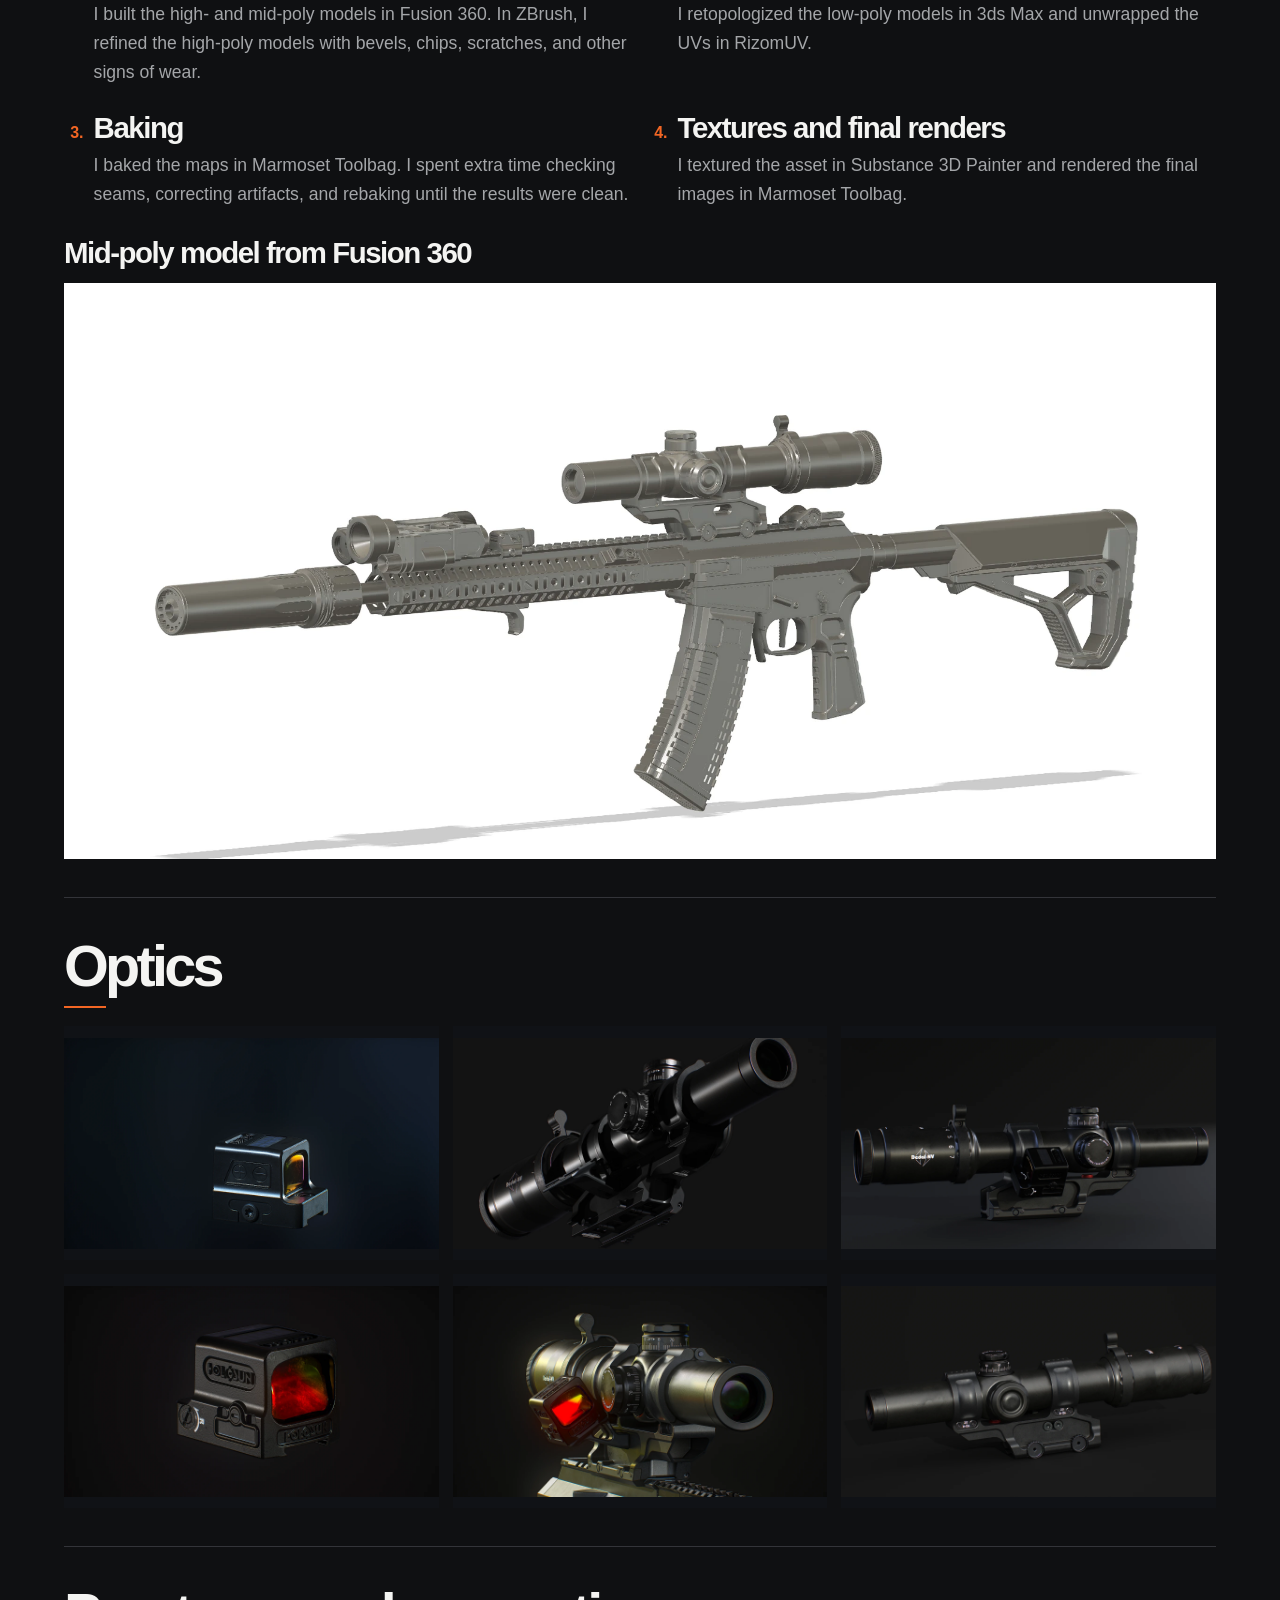
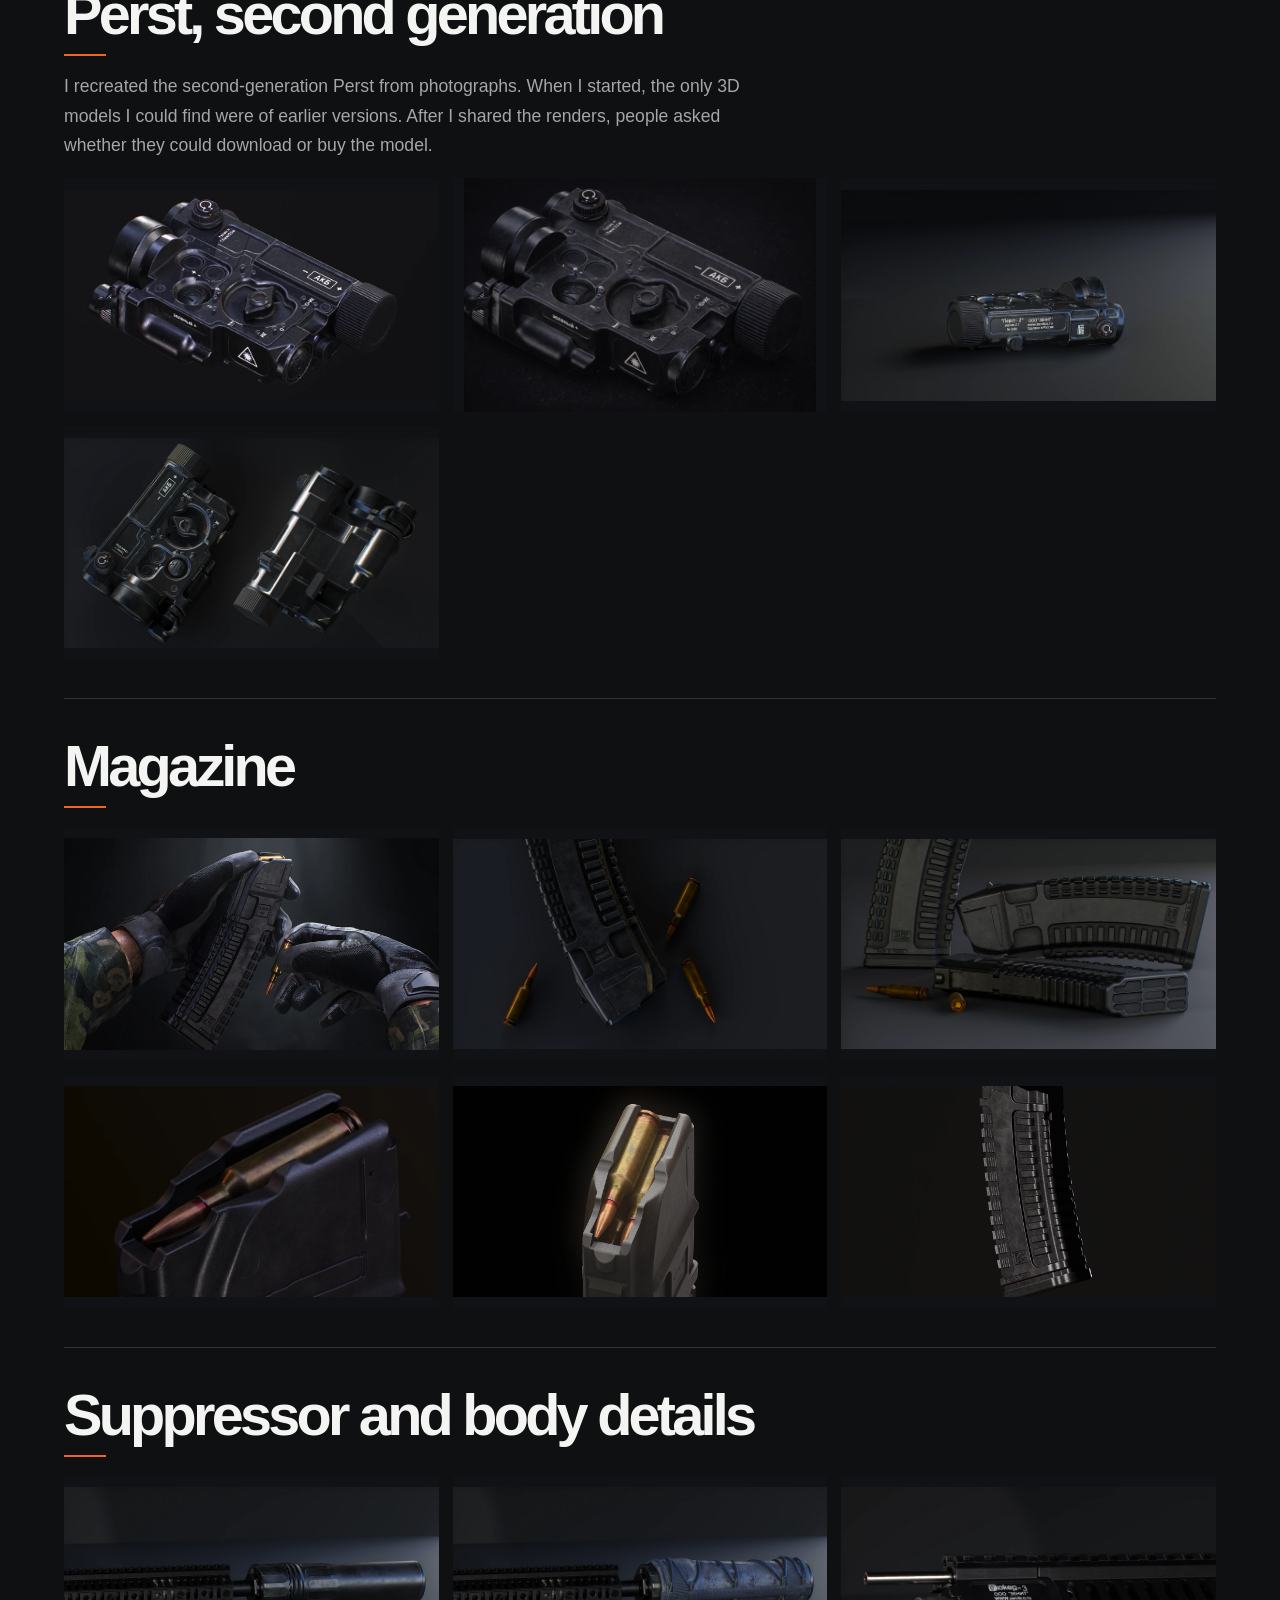
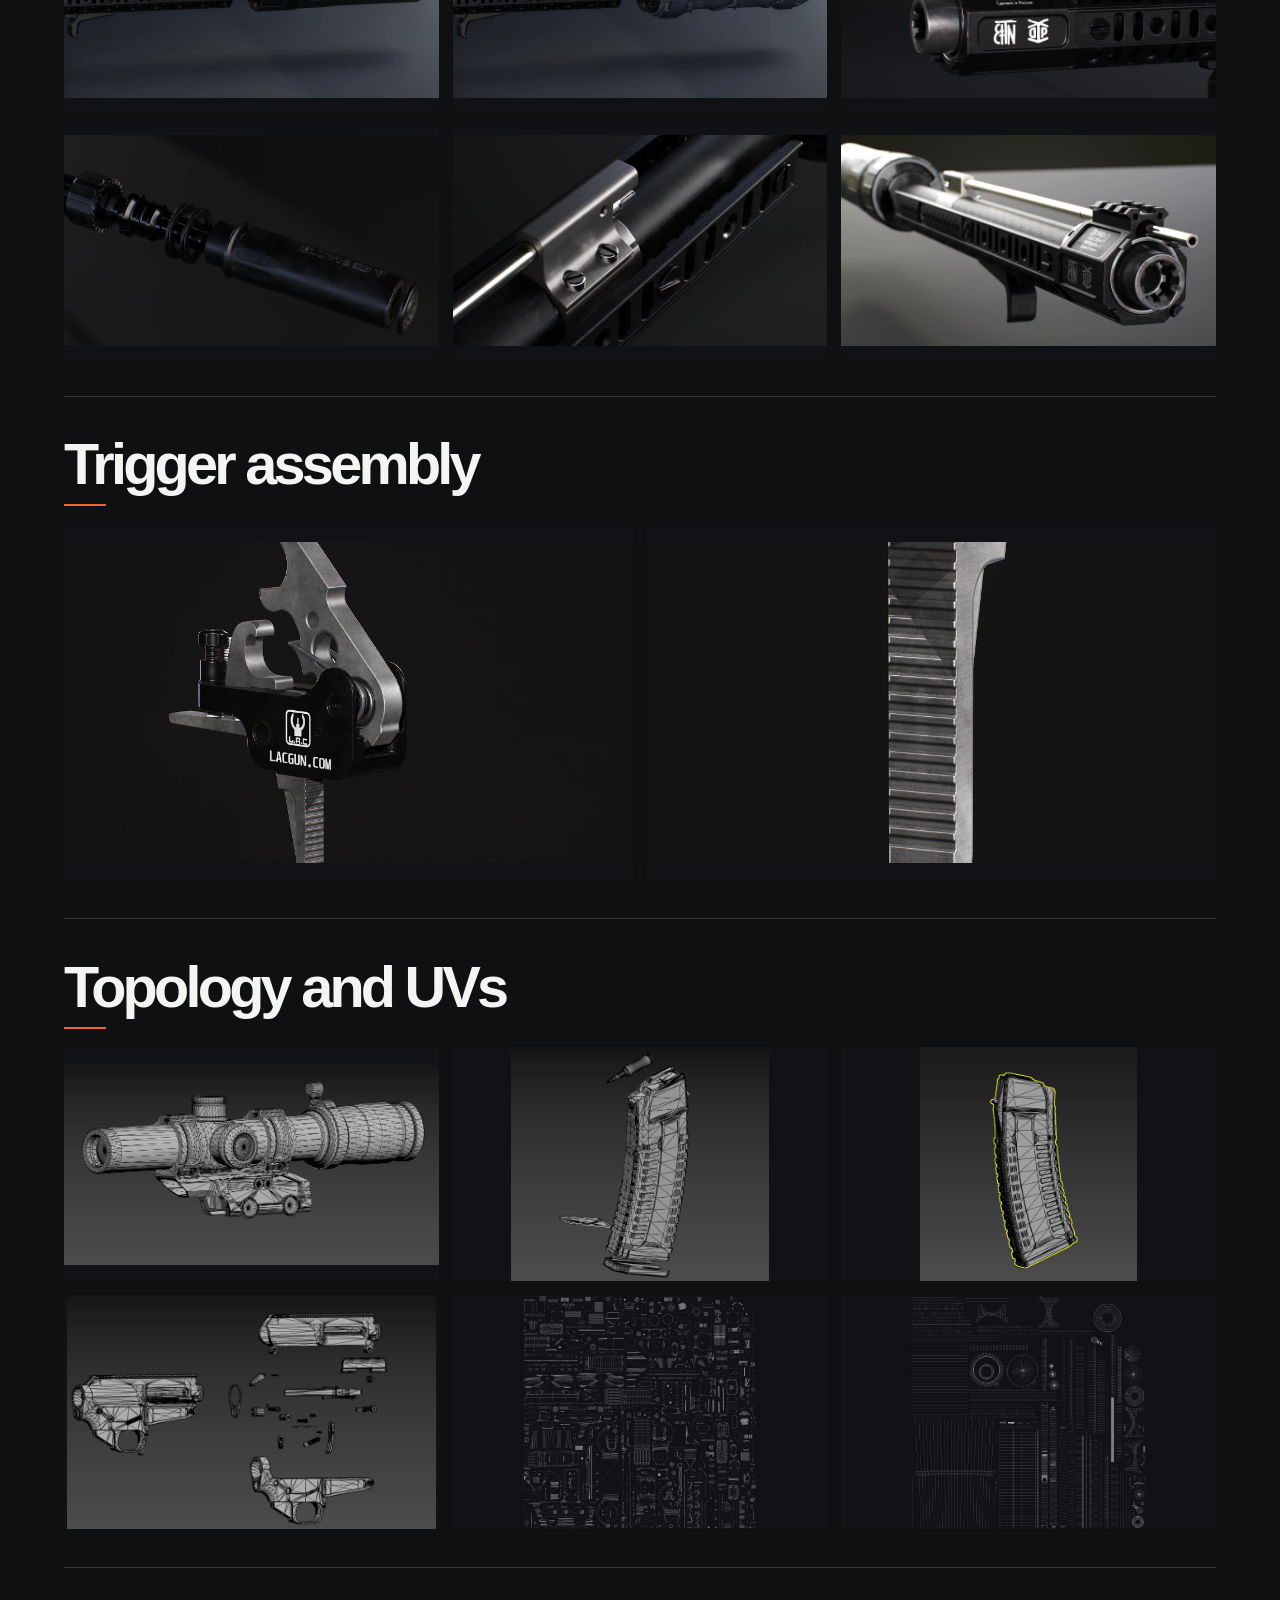
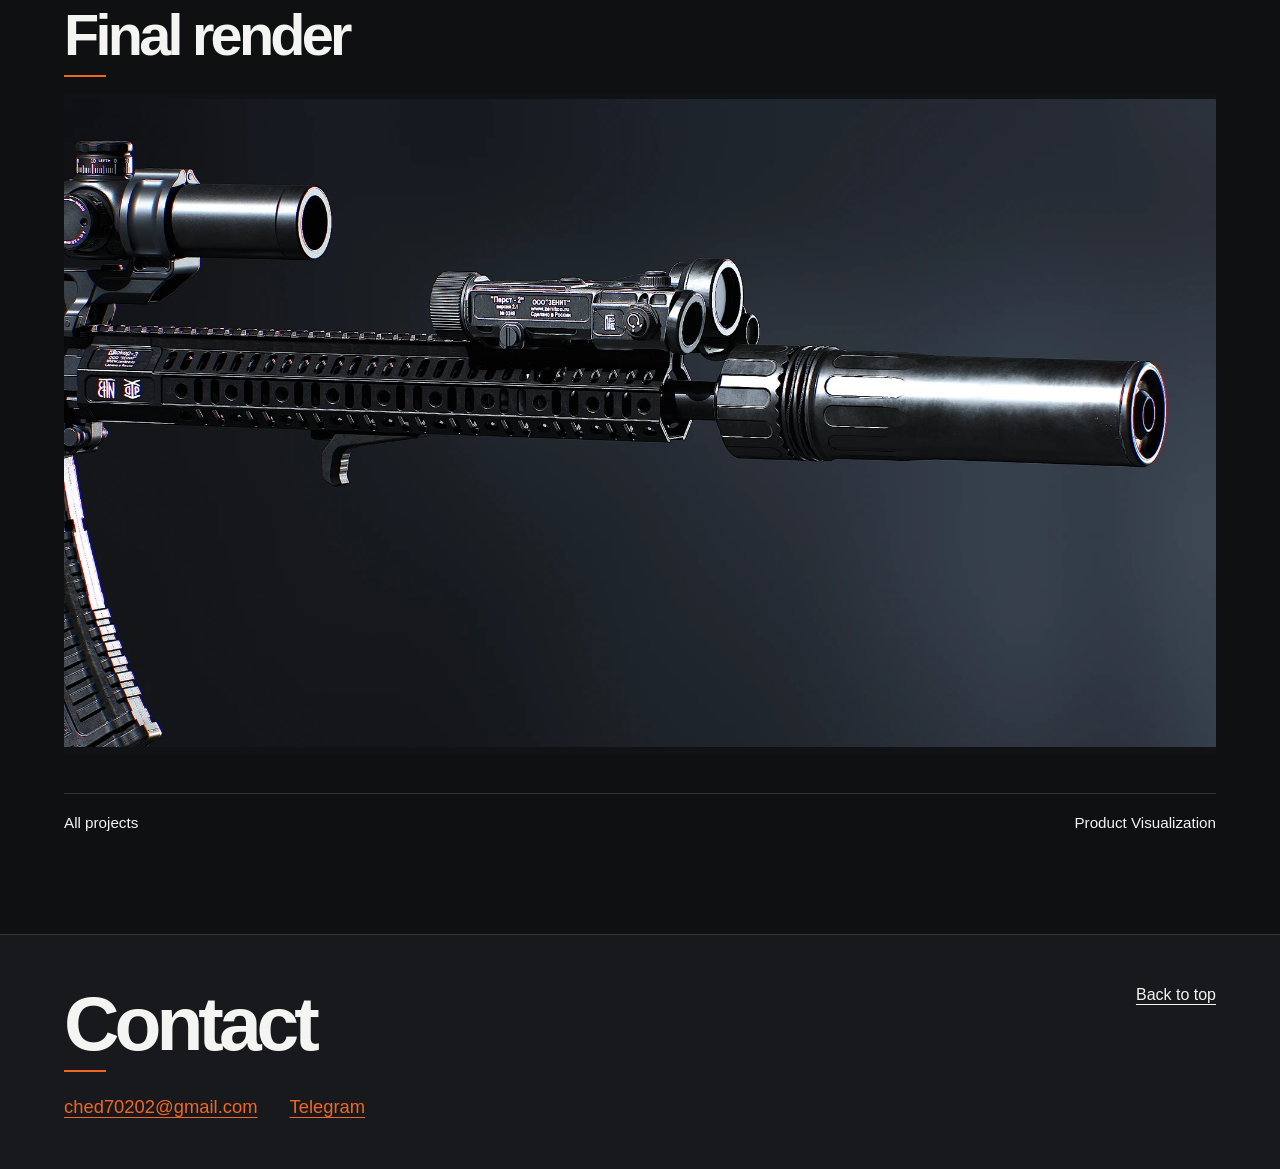
<file: en/aaa-hard-surface.html>
<!doctype html>
<html lang="en">
<head>
<meta charset="utf-8">
<meta name="viewport" content="width=device-width,initial-scale=1">
<title>AAA Hard-Surface — Portfolio</title>
<meta name="description" content="AR-platform and Perst game assets. CAD modeling, retopology, baking, texturing, and rendering.">
<meta name="theme-color" content="#0f1012">
<meta property="og:title" content="AAA Hard-Surface — Portfolio">
<meta property="og:description" content="AR-platform and Perst game assets. CAD modeling, retopology, baking, texturing, and rendering.">
<meta property="og:type" content="website">
<meta property="og:image" content="https://positivejake.github.io/raz-grid-portfolio/assets/hard-surface.webp">
<link rel="stylesheet" href="../styles.css?v=20261116-languages">
<script defer src="../gallery.js?v=20261116-gallery"></script>
<link rel="canonical" href="https://positivejake.github.io/raz-grid-portfolio/en/aaa-hard-surface.html">
<link rel="alternate" hreflang="ru" href="https://positivejake.github.io/raz-grid-portfolio/aaa-hard-surface.html">
<link rel="alternate" hreflang="en" href="https://positivejake.github.io/raz-grid-portfolio/en/aaa-hard-surface.html">
<link rel="alternate" hreflang="x-default" href="https://positivejake.github.io/raz-grid-portfolio/aaa-hard-surface.html">
<meta property="og:locale" content="en_US">
</head>
<body>
<a class="skip" href="#main">Skip to content</a>
<header class="top" id="top">
  <nav aria-label="Main navigation"><a href="./#work">Projects</a><a href="./resume.html">Résumé</a><a href="./#contact">Contact</a></nav>
  <div class="header-actions">
    <a href="./" class="brand">RazGrid</a>
    <div class="language-switch" role="group" aria-label="Site language">
      <a href="../aaa-hard-surface.html" lang="ru" hreflang="ru" aria-label="Переключить на русский">RU</a>
      <span lang="en" aria-current="true">EN</span>
    </div>
  </div>
</header>
<main id="main" class="section inner-page aaa-case">
  <a class="back-link" href="./#work">All projects</a>
  <h1 class="page-title">AAA Hard-Surface</h1>
  <section class="case-project">
    <h2>AR platform</h2>
    <a class="case-cover" href="../assets/cover-original.png" data-zoom><img src="../assets/cover-original.png" alt="Overview render of the AR-platform game asset" width="2001" height="1125" fetchpriority="high"></a>
  </section>
  <section class="case-project aaa-copy">
    <h2>Project concept</h2>
    <p>Each component is based on a real production model. I studied examples from several manufacturers to give the game asset a believable configuration.</p>
    <p>I modeled each component from scratch using real-world references and treated it as a separate asset. My workflow drew on approaches used by experienced Activision artists who worked on Call of Duty.</p>
  </section>
  <section class="case-project aaa-copy">
    <h2>Workflow</h2>
    <ol class="aaa-pipeline">
      <li><h3>CAD modeling</h3><p>I built the high- and mid-poly models in Fusion 360. In ZBrush, I refined the high-poly models with bevels, chips, scratches, and other signs of wear.</p></li>
      <li><h3>Low-poly and UVs</h3><p>I retopologized the low-poly models in 3ds Max and unwrapped the UVs in RizomUV.</p></li>
      <li><h3>Baking</h3><p>I baked the maps in Marmoset Toolbag. I spent extra time checking seams, correcting artifacts, and rebaking until the results were clean.</p></li>
      <li><h3>Textures and final renders</h3><p>I textured the asset in Substance 3D Painter and rendered the final images in Marmoset Toolbag.</p></li>
    </ol>
  <div class="aaa-stage">
    <h3>Mid-poly model from Fusion 360</h3>
    <a href="../assets/aaa-midpoly.webp" class="case-cover" data-zoom><img src="../assets/aaa-midpoly.webp" width="1920" height="961" loading="lazy" alt="Mid-poly game asset modeled in Fusion 360"></a>
  </div>
  </section>
  <section class="case-project aaa-gallery">
    <h2>Optics</h2>
    <div class="aaa-frames">
      <a href="../assets/aaa-optic-detail.webp" data-zoom><img src="../assets/aaa-optic-detail.webp" width="1920" height="1080" loading="lazy" alt="Close-up of the red dot sight from the controls side"></a>
          <a href="../assets/aaa-03.webp" data-zoom><img src="../assets/aaa-03.webp" width="1600" height="900" loading="lazy" alt="Three-quarter view of the sight"></a>
          <a href="../assets/aaa-04.webp" data-zoom><img src="../assets/aaa-04.webp" width="1600" height="900" loading="lazy" alt="Side view of the sight"></a>
          <a href="../assets/aaa-05.webp" data-zoom><img src="../assets/aaa-05.webp" width="1600" height="900" loading="lazy" alt="Close-up of the red dot sight"></a>
          <a href="../assets/aaa-06.webp" data-zoom><img src="../assets/aaa-06.webp" width="1600" height="900" loading="lazy" alt="Sight mounted on the model"></a>
          <a href="../assets/aaa-07.webp" data-zoom><img src="../assets/aaa-07.webp" width="1600" height="900" loading="lazy" alt="Opposite side of the sight"></a>
    </div>
  </section>
  <section class="case-project aaa-gallery">
    <h2>Perst, second generation</h2>
    <p>I recreated the second-generation Perst from photographs. When I started, the only 3D models I could find were of earlier versions. After I shared the renders, people asked whether they could download or buy the model.</p>
    <div class="aaa-frames">
      <a href="../assets/aaa-perst-detail.webp" data-zoom><img src="../assets/aaa-perst-detail.webp" width="1920" height="1080" loading="lazy" alt="Close-up of the second-generation Perst"></a>
          <a href="../assets/aaa-13.webp" data-zoom><img src="../assets/aaa-13.webp" width="1536" height="1024" loading="lazy" alt="Perst device detail"></a>
          <a href="../assets/aaa-11.webp" data-zoom><img src="../assets/aaa-11.webp" width="1600" height="900" loading="lazy" alt="Overall view of the Perst device"></a>
          <a href="../assets/aaa-12.webp" data-zoom><img src="../assets/aaa-12.webp" width="1600" height="900" loading="lazy" alt="Two views of the Perst device"></a>
    </div>
  </section>
  <section class="case-project aaa-gallery">
    <h2 id="magazine">Magazine</h2>
    <div class="aaa-frames">
          <a href="../assets/aaa-14.webp" data-zoom><img src="../assets/aaa-14.webp" width="1360" height="768" loading="lazy" alt="Magazine from an in-game viewpoint"></a>
          <a href="../assets/aaa-15.webp" data-zoom><img src="../assets/aaa-15.webp" width="1600" height="900" loading="lazy" alt="Studio view of the magazine"></a>
          <a href="../assets/aaa-16.webp" data-zoom><img src="../assets/aaa-16.webp" width="1600" height="900" loading="lazy" alt="Magazine from several angles"></a>
          <a href="../assets/aaa-17.webp" data-zoom><img src="../assets/aaa-17.webp" width="1600" height="900" loading="lazy" alt="Close-up of the top of the magazine"></a>
          <a href="../assets/aaa-magazine-cartridges.webp" data-zoom><img src="../assets/aaa-magazine-cartridges.webp" width="2560" height="1440" loading="lazy" alt="Close-up of the game asset magazine with cartridges"></a>
          <a href="../assets/aaa-magazine-body.webp" data-zoom><img src="../assets/aaa-magazine-body.webp" width="2560" height="1440" loading="lazy" alt="Surface texture and markings on the game asset magazine"></a>
    </div>
  </section>
  <section class="case-project aaa-gallery">
    <h2>Suppressor and body details</h2>
    <div class="aaa-frames">
          <a href="../assets/aaa-20.webp" data-zoom><img src="../assets/aaa-20.webp" width="1600" height="900" loading="lazy" alt="Suppressor render"></a>
          <a href="../assets/aaa-21.webp" data-zoom><img src="../assets/aaa-21.webp" width="1600" height="900" loading="lazy" alt="Suppressor with a fabric cover"></a>
          <a href="../assets/aaa-22.webp" data-zoom><img src="../assets/aaa-22.webp" width="1600" height="900" loading="lazy" alt="Handguard details and markings"></a>
          <a href="../assets/aaa-23.webp" data-zoom><img src="../assets/aaa-23.webp" width="1600" height="900" loading="lazy" alt="Close-up of the suppressor"></a>
          <a href="../assets/aaa-24.webp" data-zoom><img src="../assets/aaa-24.webp" width="1600" height="900" loading="lazy" alt="Bevels and fasteners"></a>
          <a href="../assets/aaa-25.webp" data-zoom><img src="../assets/aaa-25.webp" width="1600" height="900" loading="lazy" alt="Front of the model"></a>
    </div>
  </section>
  <section class="case-project aaa-gallery">
    <h2>Trigger assembly</h2>
    <div class="aaa-frames">
      <a href="../assets/aaa-usm.webp" data-zoom><img src="../assets/aaa-usm.webp" width="1920" height="1080" loading="lazy" alt="Final render of the trigger assembly model"></a>
      <a href="../assets/aaa-usm-detail.webp" data-zoom><img src="../assets/aaa-usm-detail.webp" width="1920" height="1080" loading="lazy" alt="Macro render of the trigger assembly surface"></a>
    </div>
  </section>
  <section class="case-project aaa-gallery">
    <h2>Topology and UVs</h2>
    <div class="aaa-frames">
          <a href="../assets/aaa-08.webp" data-zoom><img src="../assets/aaa-08.webp" width="1600" height="862" loading="lazy" alt="Sight wireframe"></a>
          <a href="../assets/aaa-18.webp" data-zoom><img src="../assets/aaa-18.webp" width="1256" height="1145" loading="lazy" alt="Side view of the magazine wireframe"></a>
          <a href="../assets/aaa-19.webp" data-zoom><img src="../assets/aaa-19.webp" width="1048" height="1136" loading="lazy" alt="Magazine wireframe from another angle"></a>
          <a href="../assets/aaa-26.webp" data-zoom><img src="../assets/aaa-26.webp" width="1600" height="1016" loading="lazy" alt="Wireframe of the main body and individual components"></a>
          <a href="../assets/aaa-09.webp" data-zoom><img src="../assets/aaa-09.webp" width="1600" height="1600" loading="lazy" alt="Model UV atlas"></a>
          <a href="../assets/aaa-10.webp" data-zoom><img src="../assets/aaa-10.webp" width="1600" height="1600" loading="lazy" alt="Second view of the UV layout"></a>
    </div>
  </section>
  <section class="case-project">
    <h2>Final render</h2>
    <a href="../assets/aaa-final.webp" class="case-cover" data-zoom><img src="../assets/aaa-final.webp" width="1920" height="1080" loading="lazy" alt="Final render of the assembled AR-platform game asset"></a>
  </section>
      <nav class="case-pagination" aria-label="Other projects"><a href="./#work">All projects</a><a href="./product-visualization.html">Product Visualization</a></nav>
    </main>
<footer id="contact">
  <div class="footer-inner">
    <h2>Contact</h2>
    <div class="contact-links"><a href="mailto:ched70202@gmail.com">ched70202@gmail.com</a><a href="https://t.me/Raz_Grid">Telegram</a></div>
    <a class="to-top" href="#top">Back to top</a>
  </div>
</footer>
<dialog id="viewer" aria-label="Image viewer">
  <form method="dialog"><button type="submit" aria-label="Close" autofocus>×</button></form>
  <img alt="">
  <div class="viewer-controls" role="group" aria-label="Image navigation">
    <button type="button" data-viewer-step="-1" aria-label="Previous image"><span aria-hidden="true">←</span></button>
    <output class="viewer-count" aria-live="polite" aria-atomic="true"></output>
    <button type="button" data-viewer-step="1" aria-label="Next image"><span aria-hidden="true">→</span></button>
  </div>
</dialog>
</body>
</html>
</file>
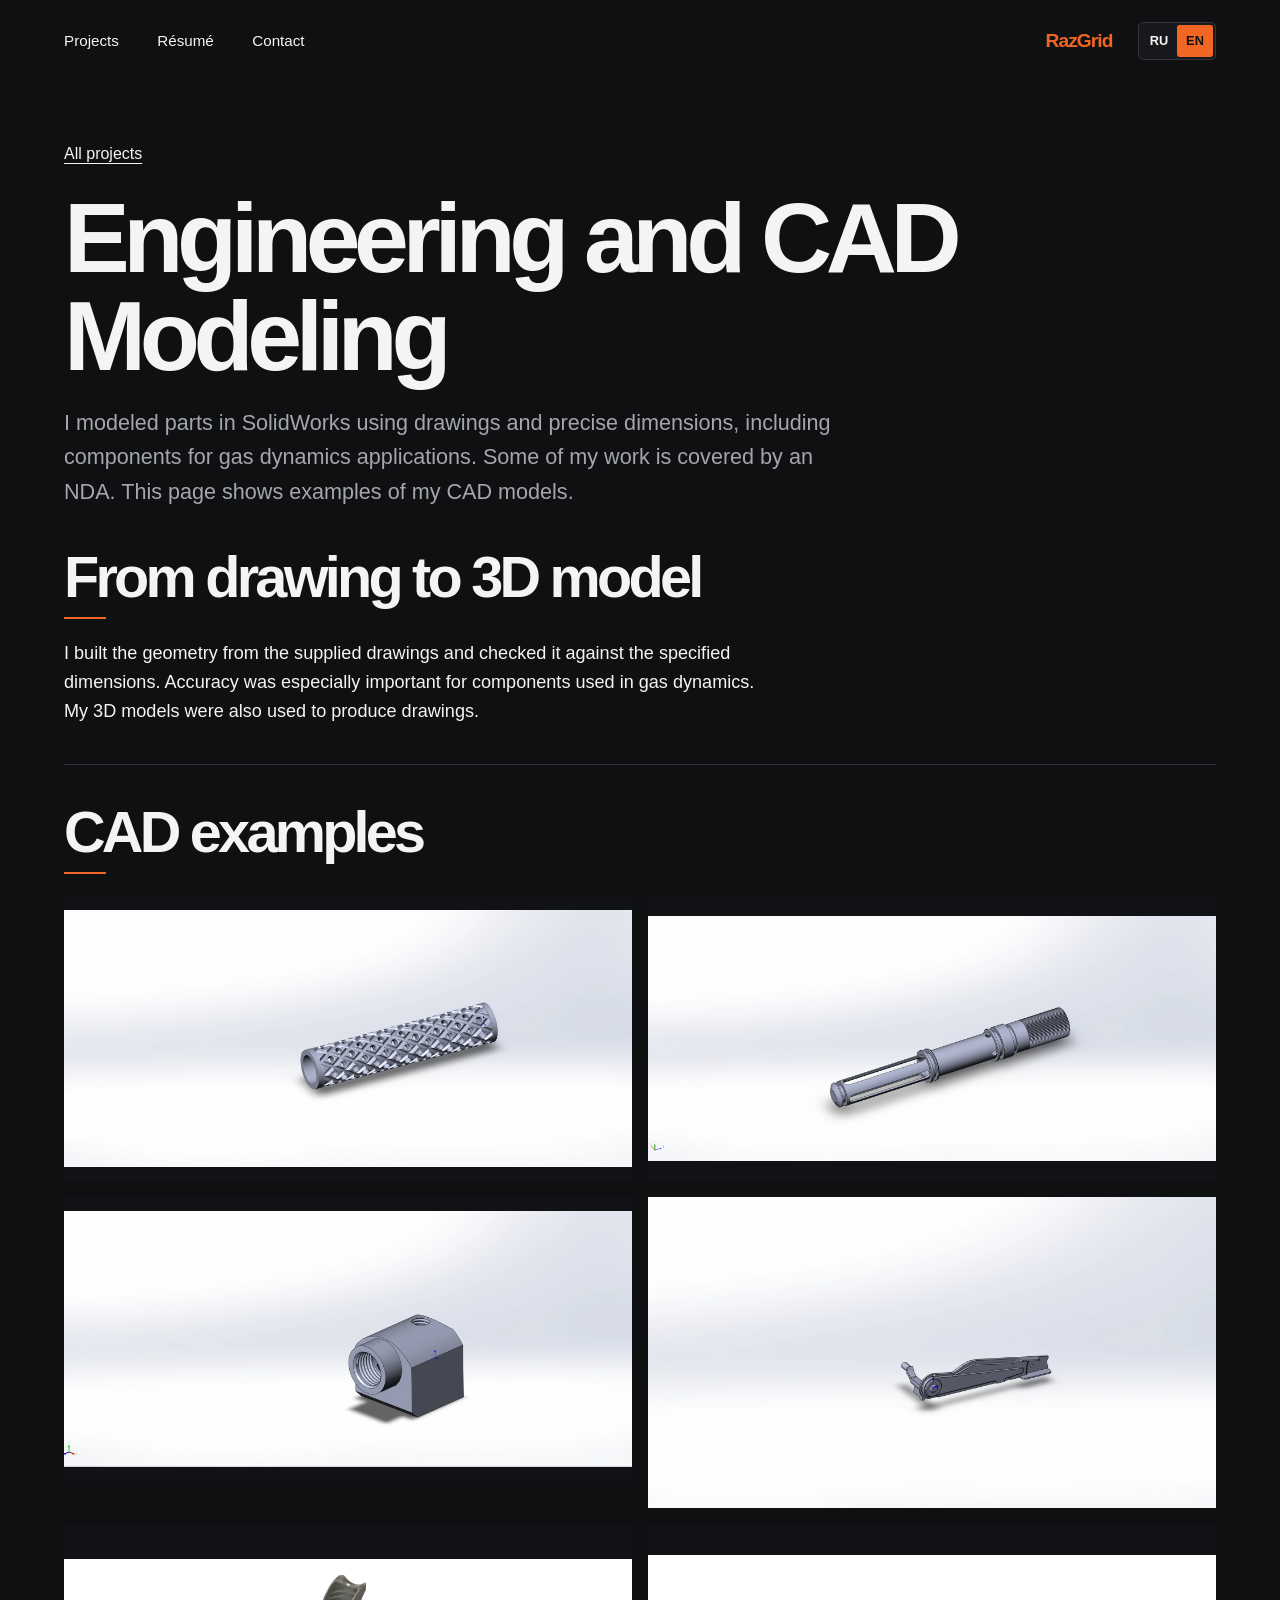
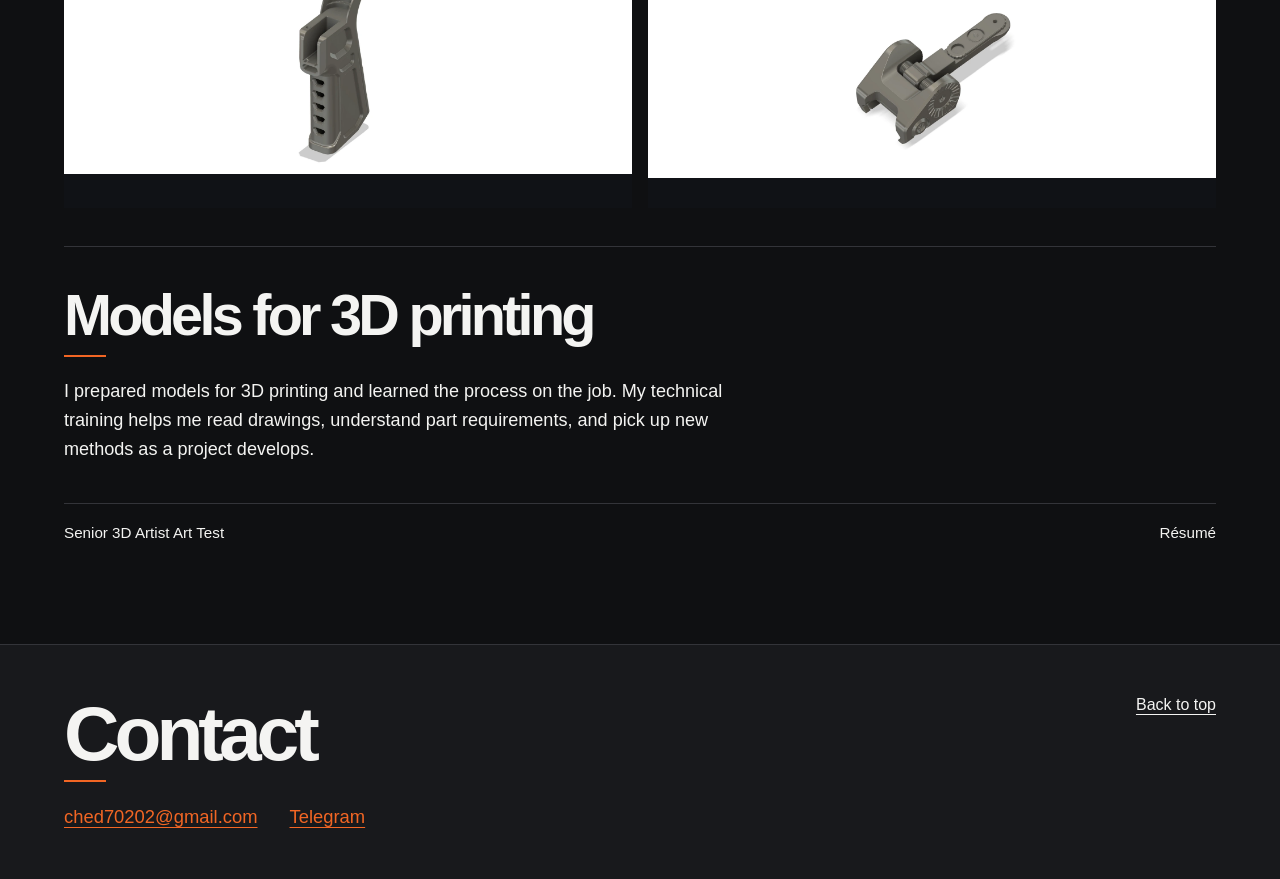
<file: en/engineering.html>
<!doctype html>
<html lang="en">
<head>
<meta charset="utf-8">
<meta name="viewport" content="width=device-width,initial-scale=1">
<title>Engineering and CAD Modeling — Portfolio</title>
<meta name="description" content="SolidWorks CAD models based on drawings and measured dimensions, including gas dynamics components and models for 3D printing.">
<meta name="theme-color" content="#0f1012">
<meta property="og:title" content="Engineering and CAD Modeling — Portfolio">
<meta property="og:description" content="SolidWorks CAD models based on drawings and measured dimensions, including gas dynamics components and models for 3D printing.">
<meta property="og:type" content="website">
<meta property="og:image" content="https://positivejake.github.io/raz-grid-portfolio/assets/engineering-cylinder.webp">
<link rel="stylesheet" href="../styles.css?v=20261116-languages">
<script defer src="../gallery.js?v=20261116-gallery"></script>

<link rel="canonical" href="https://positivejake.github.io/raz-grid-portfolio/en/engineering.html">
<link rel="alternate" hreflang="ru" href="https://positivejake.github.io/raz-grid-portfolio/engineering.html">
<link rel="alternate" hreflang="en" href="https://positivejake.github.io/raz-grid-portfolio/en/engineering.html">
<link rel="alternate" hreflang="x-default" href="https://positivejake.github.io/raz-grid-portfolio/engineering.html">
<meta property="og:locale" content="en_US">
</head>
<body>
<a class="skip" href="#main">Skip to content</a>
<header class="top" id="top">
  <nav aria-label="Main navigation"><a href="./#work">Projects</a><a href="./resume.html">Résumé</a><a href="./#contact">Contact</a></nav>
  <div class="header-actions">
    <a href="./" class="brand">RazGrid</a>
    <div class="language-switch" role="group" aria-label="Site language">
      <a href="../engineering.html" lang="ru" hreflang="ru" aria-label="Переключить на русский">RU</a>
      <span lang="en" aria-current="true">EN</span>
    </div>
  </div>
</header>
<main id="main" class="section inner-page engineering-case">
  <a class="back-link" href="./#work">All projects</a>
  <h1 class="page-title">Engineering and CAD Modeling</h1>
  <p class="engineering-intro">I modeled parts in SolidWorks using drawings and precise dimensions, including components for gas dynamics applications. Some of my work is covered by an NDA. This page shows examples of my CAD models.</p>

  <section class="case-project case-copy">
    <h2>From drawing to 3D model</h2>
    <p>I built the geometry from the supplied drawings and checked it against the specified dimensions. Accuracy was especially important for components used in gas dynamics. My 3D models were also used to produce drawings.</p>
  </section>

  <section class="case-project case-copy">
    <h2>CAD examples</h2>
    <div class="frames engineering-frames">
      <a href="../assets/engineering-cylinder.webp" data-zoom><img src="../assets/engineering-cylinder.webp" width="2000" height="905" loading="lazy" alt="CAD model of a cylindrical part with a repeating surface pattern"></a>
      <a href="../assets/engineering-shaft.webp" data-zoom><img src="../assets/engineering-shaft.webp" width="2000" height="862" loading="lazy" alt="CAD model of a cylindrical part with longitudinal slots"></a>
      <a href="../assets/engineering-block.webp" data-zoom><img src="../assets/engineering-block.webp" width="2000" height="902" loading="lazy" alt="CAD model of a part with threaded holes"></a>
      <a href="../assets/engineering-lever.webp" data-zoom><img src="../assets/engineering-lever.webp" width="2000" height="1098" loading="lazy" alt="CAD model of an elongated part with a hinge assembly"></a>
      <a href="../assets/engineering-profile.webp" data-zoom><img src="../assets/engineering-profile.webp" width="2000" height="758" loading="lazy" alt="CAD model of a curved part with cutouts"></a>
      <a href="../assets/engineering-assembly.webp" data-zoom><img src="../assets/engineering-assembly.webp" width="2000" height="786" loading="lazy" alt="Isometric view of a CAD assembly"></a>
    </div>
  </section>

  <section class="case-project case-copy">
    <h2>Models for 3D printing</h2>
    <p>I prepared models for 3D printing and learned the process on the job. My technical training helps me read drawings, understand part requirements, and pick up new methods as a project develops.</p>
  </section>
      <nav class="case-pagination" aria-label="Other projects"><a href="./senior-test.html">Senior 3D Artist Art Test</a><a href="./resume.html">Résumé</a></nav>
    </main>
<footer id="contact">
  <div class="footer-inner">
    <h2>Contact</h2>
    <div class="contact-links"><a href="mailto:ched70202@gmail.com">ched70202@gmail.com</a><a href="https://t.me/Raz_Grid">Telegram</a></div>
    <a class="to-top" href="#top">Back to top</a>
  </div>
</footer>

<dialog id="viewer" aria-label="Image viewer">
  <form method="dialog"><button type="submit" aria-label="Close" autofocus>×</button></form>
  <img alt="">
  <div class="viewer-controls" role="group" aria-label="Image navigation">
    <button type="button" data-viewer-step="-1" aria-label="Previous image"><span aria-hidden="true">←</span></button>
    <output class="viewer-count" aria-live="polite" aria-atomic="true"></output>
    <button type="button" data-viewer-step="1" aria-label="Next image"><span aria-hidden="true">→</span></button>
  </div>
</dialog>
</body>
</html>
</file>
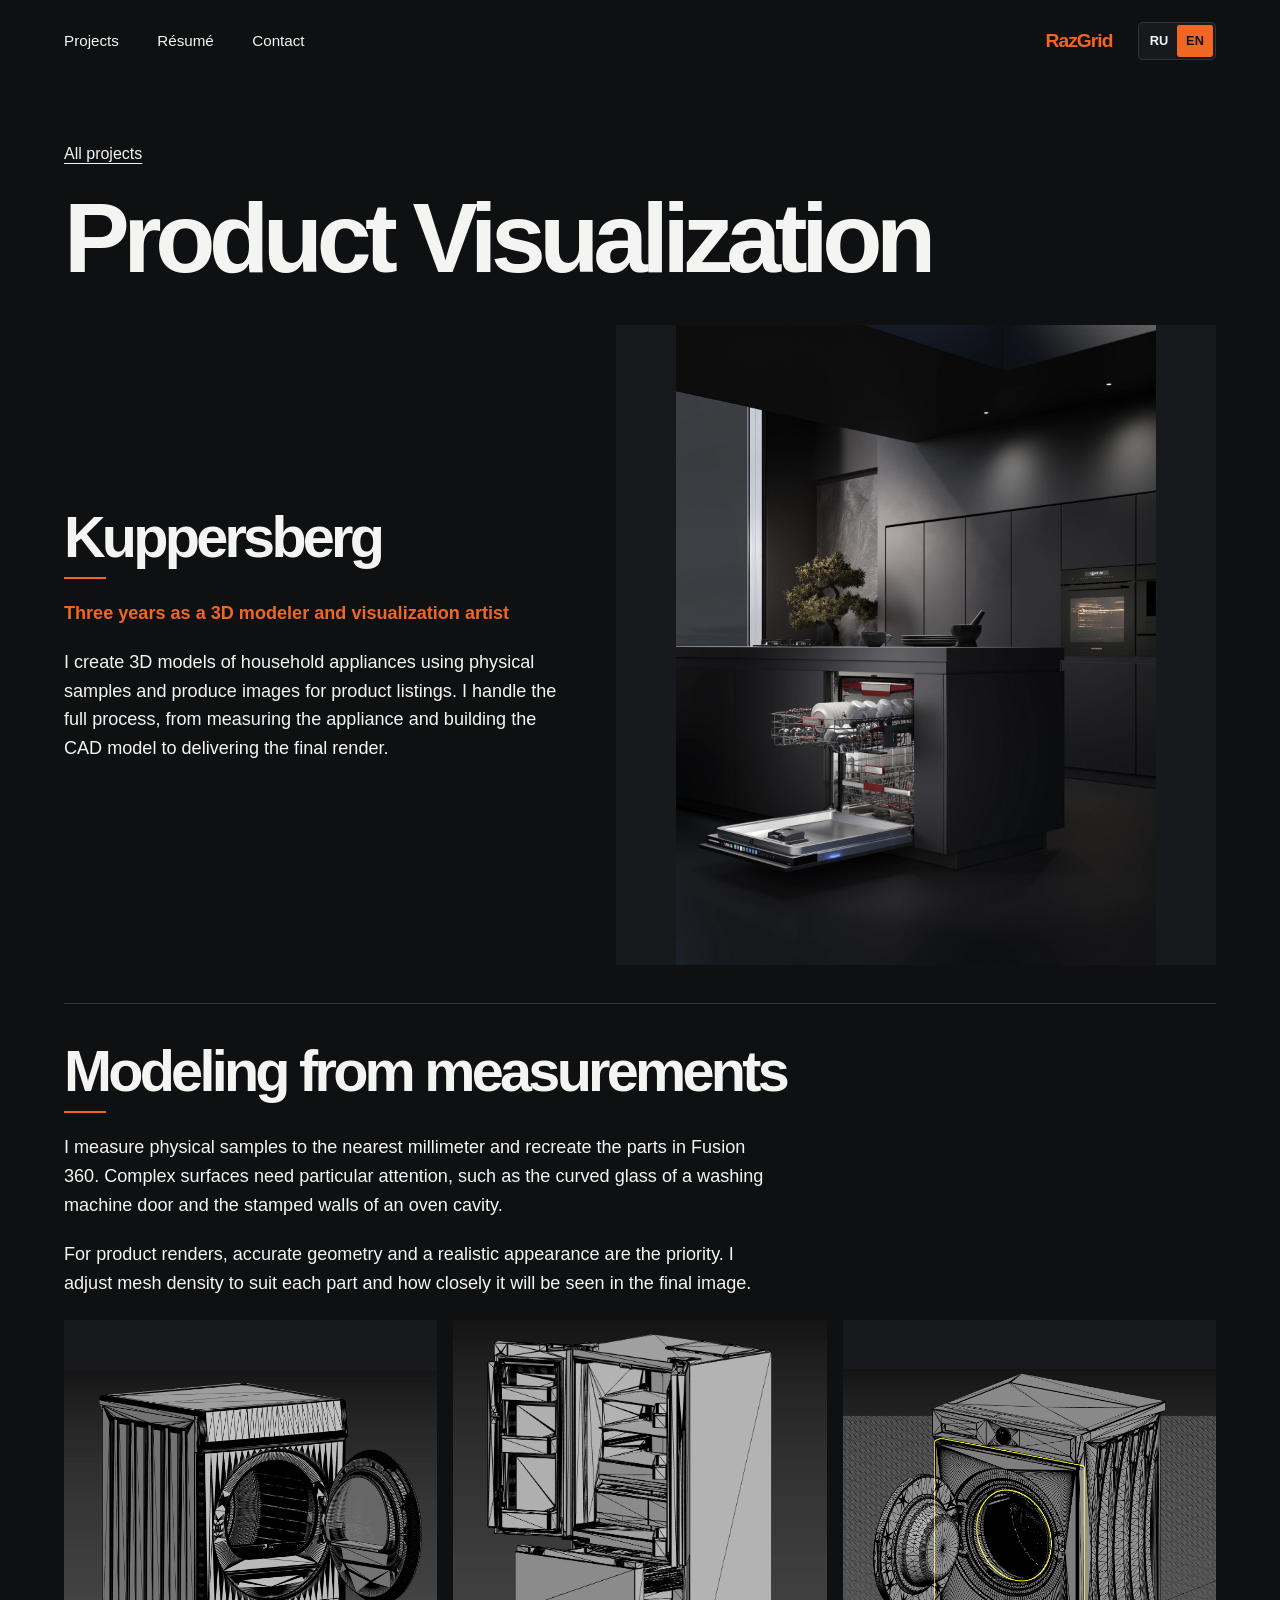
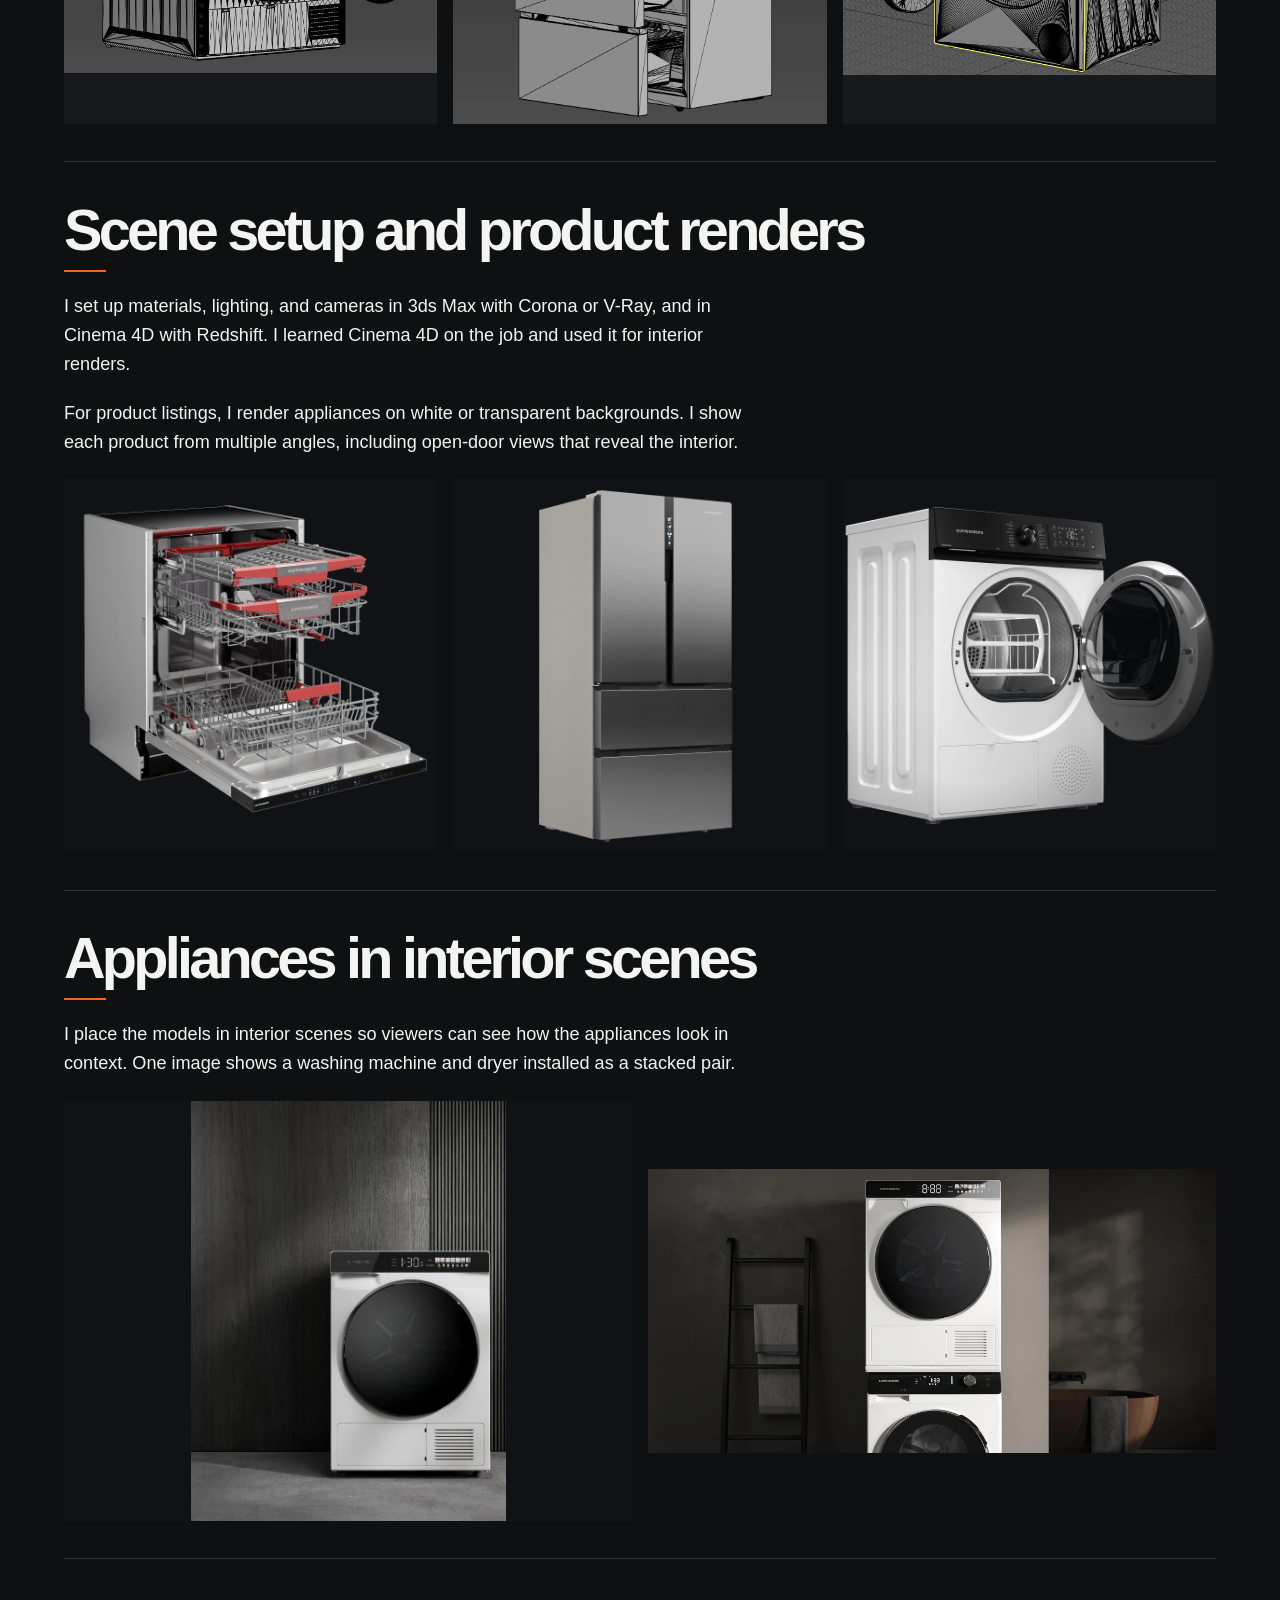
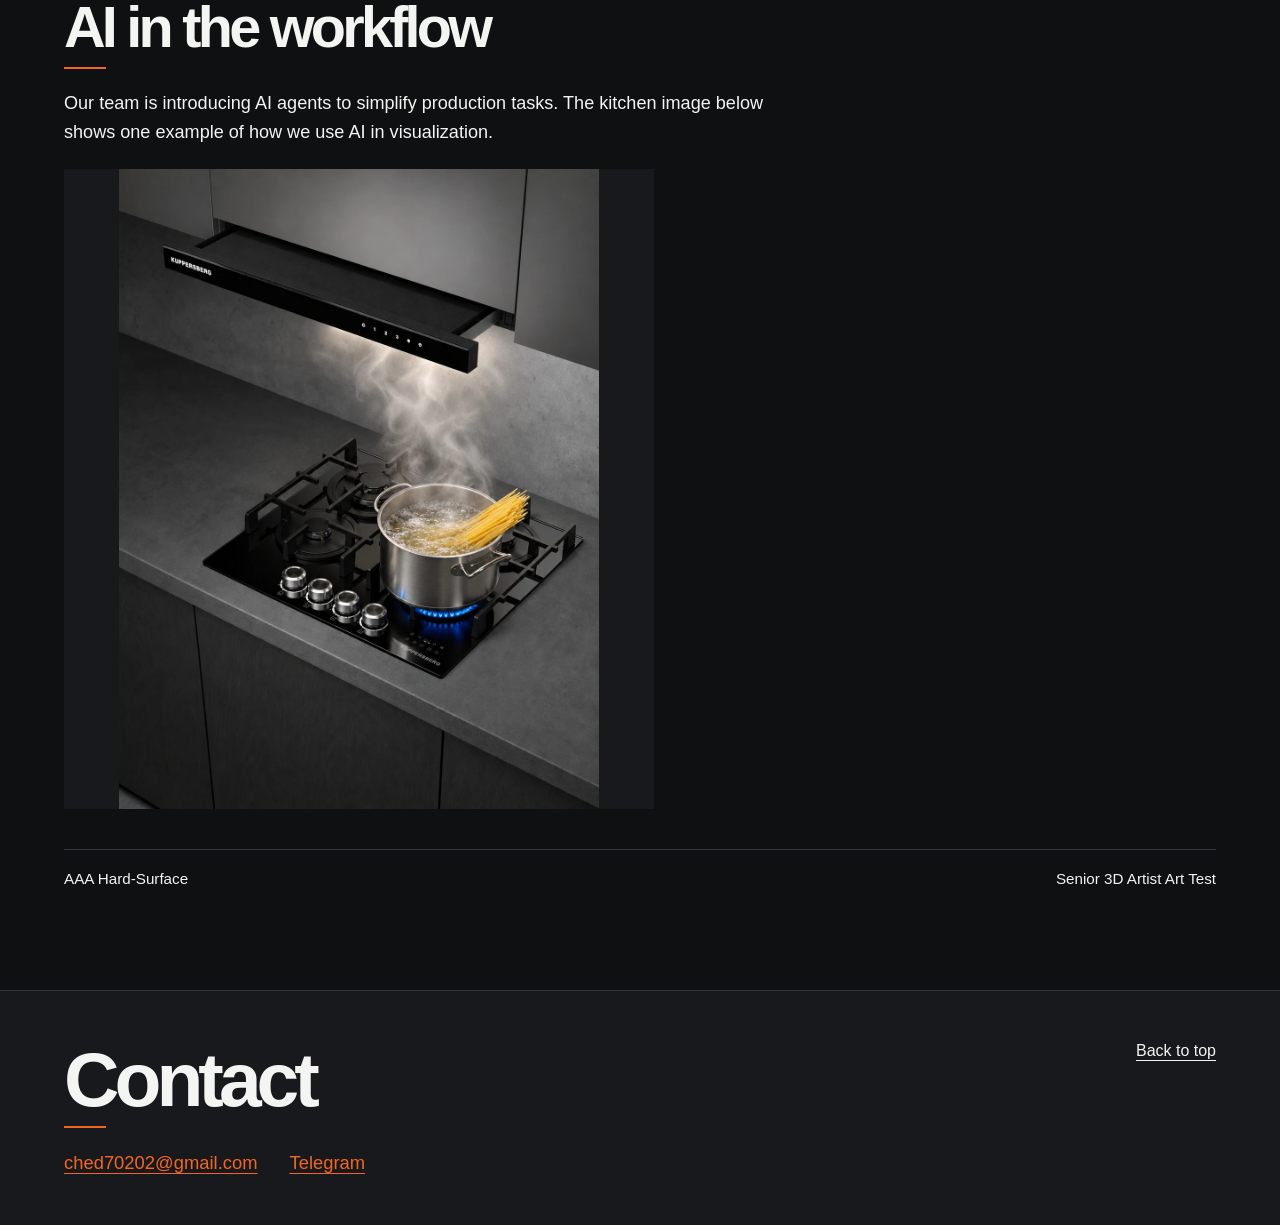
<file: en/product-visualization.html>
<!doctype html>
<html lang="en">
<head>
<meta charset="utf-8">
<meta name="viewport" content="width=device-width,initial-scale=1">
<title>Product Visualization — Portfolio</title>
<meta name="description" content="Three years at Kuppersberg. CAD modeling from measurements, studio product renders, and interior scenes featuring home appliances.">
<meta name="theme-color" content="#0f1012">
<meta property="og:title" content="Product Visualization — Portfolio">
<meta property="og:description" content="Three years at Kuppersberg. CAD modeling from measurements, studio product renders, and interior scenes featuring home appliances.">
<meta property="og:type" content="website">
<meta property="og:image" content="https://positivejake.github.io/raz-grid-portfolio/assets/gim-6097-interior.webp">
<link rel="stylesheet" href="../styles.css?v=20261116-languages">
<script defer src="../gallery.js?v=20261116-gallery"></script>
<link rel="canonical" href="https://positivejake.github.io/raz-grid-portfolio/en/product-visualization.html">
<link rel="alternate" hreflang="ru" href="https://positivejake.github.io/raz-grid-portfolio/product-visualization.html">
<link rel="alternate" hreflang="en" href="https://positivejake.github.io/raz-grid-portfolio/en/product-visualization.html">
<link rel="alternate" hreflang="x-default" href="https://positivejake.github.io/raz-grid-portfolio/product-visualization.html">
<meta property="og:locale" content="en_US">
</head>
<body>
<a class="skip" href="#main">Skip to content</a>
<header class="top" id="top">
  <nav aria-label="Main navigation"><a href="./#work">Projects</a><a href="./resume.html">Résumé</a><a href="./#contact">Contact</a></nav>
  <div class="header-actions">
    <a href="./" class="brand">RazGrid</a>
    <div class="language-switch" role="group" aria-label="Site language">
      <a href="../product-visualization.html" lang="ru" hreflang="ru" aria-label="Переключить на русский">RU</a>
      <span lang="en" aria-current="true">EN</span>
    </div>
  </div>
</header>
<main id="main" class="section inner-page product-case">
  <a class="back-link" href="./#work">All projects</a>
  <h1 class="page-title">Product Visualization</h1>
  <section class="case-project product-intro">
    <div class="case-copy">
      <h2>Kuppersberg</h2>
      <p class="product-role">Three years as a 3D modeler and visualization artist</p>
      <p>I create 3D models of household appliances using physical samples and produce images for product listings. I handle the full process, from measuring the appliance and building the CAD model to delivering the final render.</p>
    </div>
    <div class="product-lead"><a href="../assets/gim-6097-interior.webp" data-zoom><img src="../assets/gim-6097-interior.webp" width="1440" height="1920" fetchpriority="high" alt="Kuppersberg GIM 6097 dishwasher in a kitchen interior"></a></div>
  </section>
  <section class="case-project case-copy">
    <h2>Modeling from measurements</h2>
    <p>I measure physical samples to the nearest millimeter and recreate the parts in Fusion 360. Complex surfaces need particular attention, such as the curved glass of a washing machine door and the stamped walls of an oven cavity.</p>
    <p>For product renders, accurate geometry and a realistic appearance are the priority. I adjust mesh density to suit each part and how closely it will be seen in the final image.</p>
    <div class="frames product-frames">
      <a href="../assets/washer-mesh.webp" data-zoom><img src="../assets/washer-mesh.webp" width="1388" height="1122" loading="lazy" alt="Washing machine wireframe with the door open"></a>
      <a href="../assets/fridge-mesh.webp" data-zoom><img src="../assets/fridge-mesh.webp" width="1054" height="1139" loading="lazy" alt="Refrigerator wireframe with the door open"></a>
      <a href="../assets/laundry-mesh.webp" data-zoom><img src="../assets/laundry-mesh.webp" width="1385" height="1137" loading="lazy" alt="Wireframe of the housing, door, and drum"></a>
    </div>
  </section>
  <section class="case-project case-copy">
    <h2>Scene setup and product renders</h2>
    <p>I set up materials, lighting, and cameras in 3ds Max with Corona or V-Ray, and in Cinema 4D with Redshift. I learned Cinema 4D on the job and used it for interior renders.</p>
    <p>For product listings, I render appliances on white or transparent backgrounds. I show each product from multiple angles, including open-door views that reveal the interior.</p>
    <div class="frames product-frames product-cutouts">
      <a href="../assets/dishwasher.webp" data-zoom><img src="../assets/dishwasher.webp" width="1600" height="1600" loading="lazy" alt="Open dishwasher with the racks extended"></a>
      <a href="../assets/fridge.webp" data-zoom><img src="../assets/fridge.webp" width="1600" height="1600" loading="lazy" alt="Refrigerator render on a transparent background"></a>
      <a href="../assets/washer.webp" data-zoom><img src="../assets/washer.webp" width="1600" height="1600" loading="lazy" alt="Washing machine render with the door open"></a>
    </div>
  </section>
  <section class="case-project case-copy">
    <h2>Appliances in interior scenes</h2>
    <p>I place the models in interior scenes so viewers can see how the appliances look in context. One image shows a washing machine and dryer installed as a stacked pair.</p>
    <div class="frames product-frames product-interiors">
      <a href="../assets/laundry-interior.webp" data-zoom><img src="../assets/laundry-interior.webp" width="1350" height="1800" loading="lazy" alt="Render of a tumble dryer in an interior"></a>
      <a href="../assets/hero.webp" data-zoom><img src="../assets/hero.webp" width="1000" height="500" loading="lazy" alt="Washing machine and tumble dryer installed as a stacked pair"></a>
    </div>
  </section>
  <section class="case-project case-copy">
    <h2>AI in the workflow</h2>
    <p>Our team is introducing AI agents to simplify production tasks. The kitchen image below shows one example of how we use AI in visualization.</p>
    <div class="product-ai"><a href="../assets/kitchen.webp" data-zoom><img src="../assets/kitchen.webp" width="1087" height="1447" loading="lazy" alt="Range hood and cooktop in an AI-assisted kitchen render"></a></div>
  </section>
      <nav class="case-pagination" aria-label="Other projects"><a href="./aaa-hard-surface.html">AAA Hard-Surface</a><a href="./senior-test.html">Senior 3D Artist Art Test</a></nav>
    </main>
<footer id="contact">
  <div class="footer-inner">
    <h2>Contact</h2>
    <div class="contact-links"><a href="mailto:ched70202@gmail.com">ched70202@gmail.com</a><a href="https://t.me/Raz_Grid">Telegram</a></div>
    <a class="to-top" href="#top">Back to top</a>
  </div>
</footer>
<dialog id="viewer" aria-label="Image viewer">
  <form method="dialog"><button type="submit" aria-label="Close" autofocus>×</button></form>
  <img alt="">
  <div class="viewer-controls" role="group" aria-label="Image navigation">
    <button type="button" data-viewer-step="-1" aria-label="Previous image"><span aria-hidden="true">←</span></button>
    <output class="viewer-count" aria-live="polite" aria-atomic="true"></output>
    <button type="button" data-viewer-step="1" aria-label="Next image"><span aria-hidden="true">→</span></button>
  </div>
</dialog>
</body>
</html>
</file>
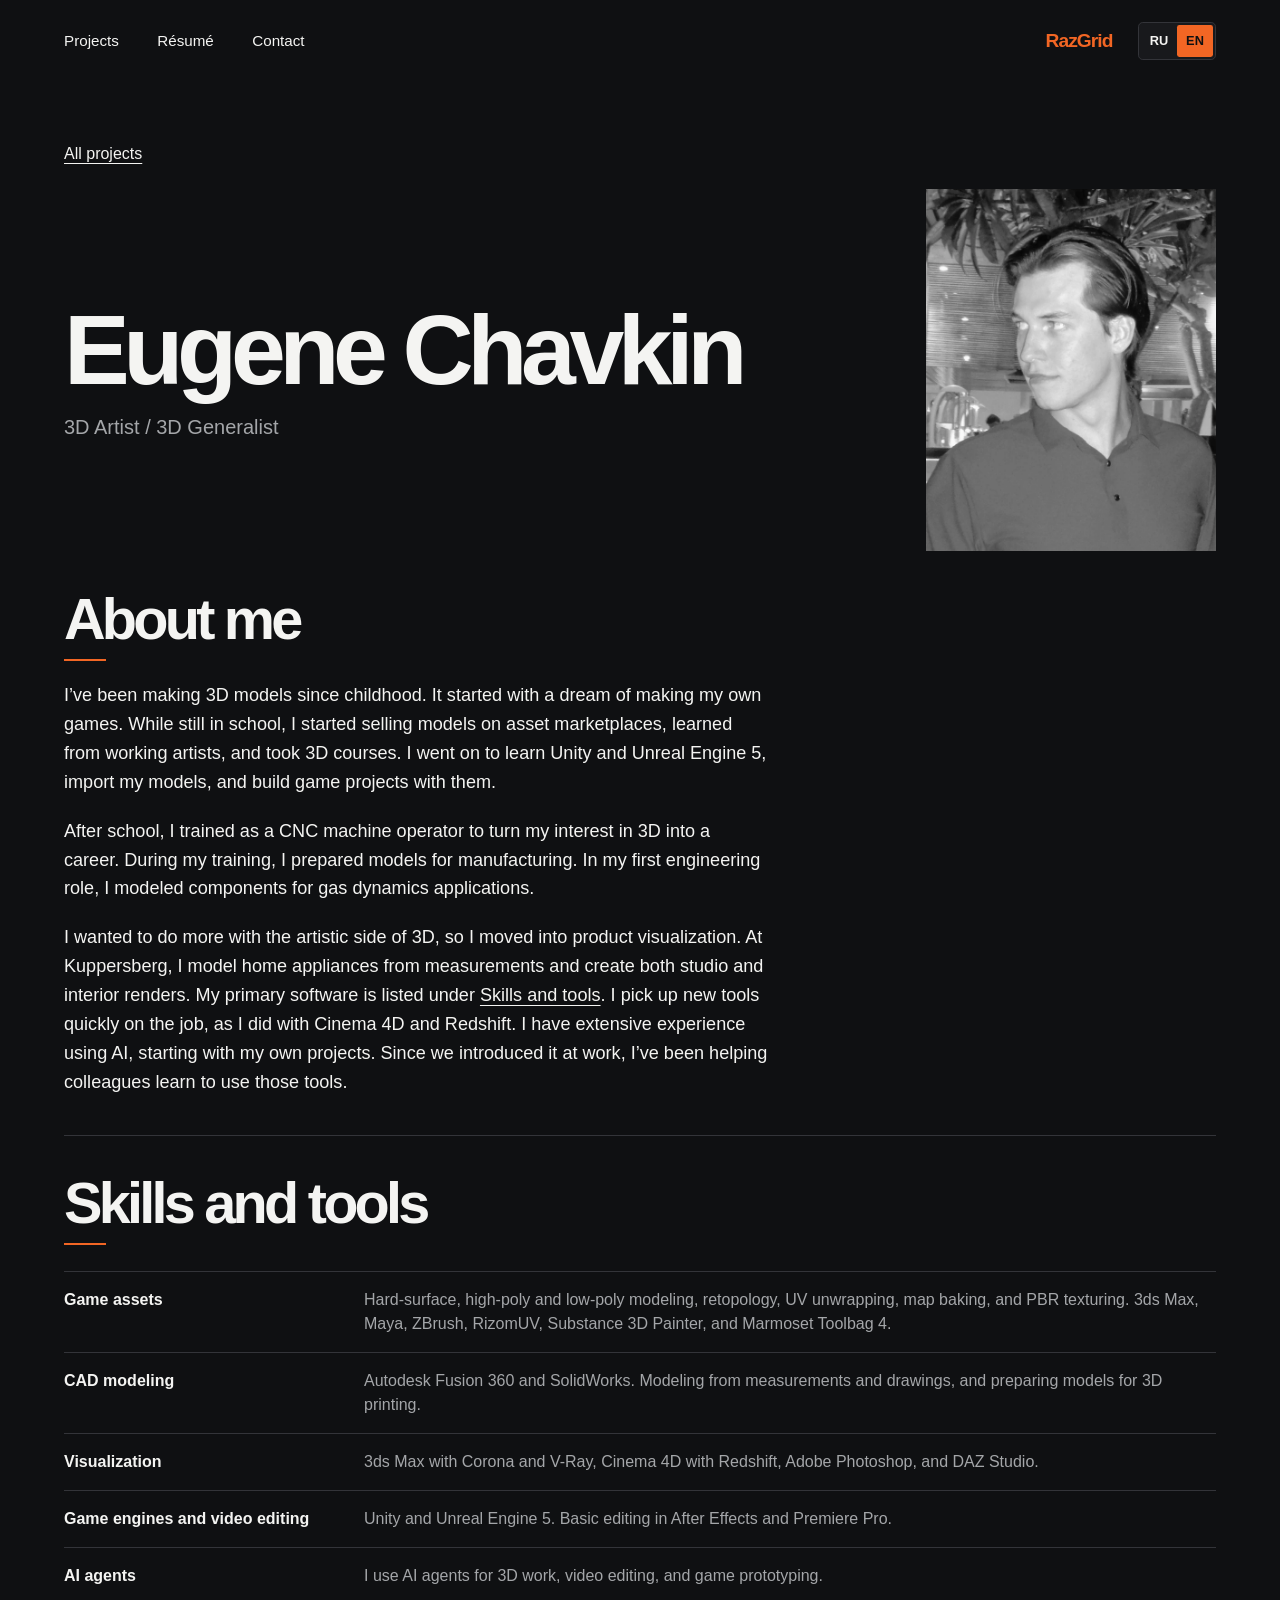
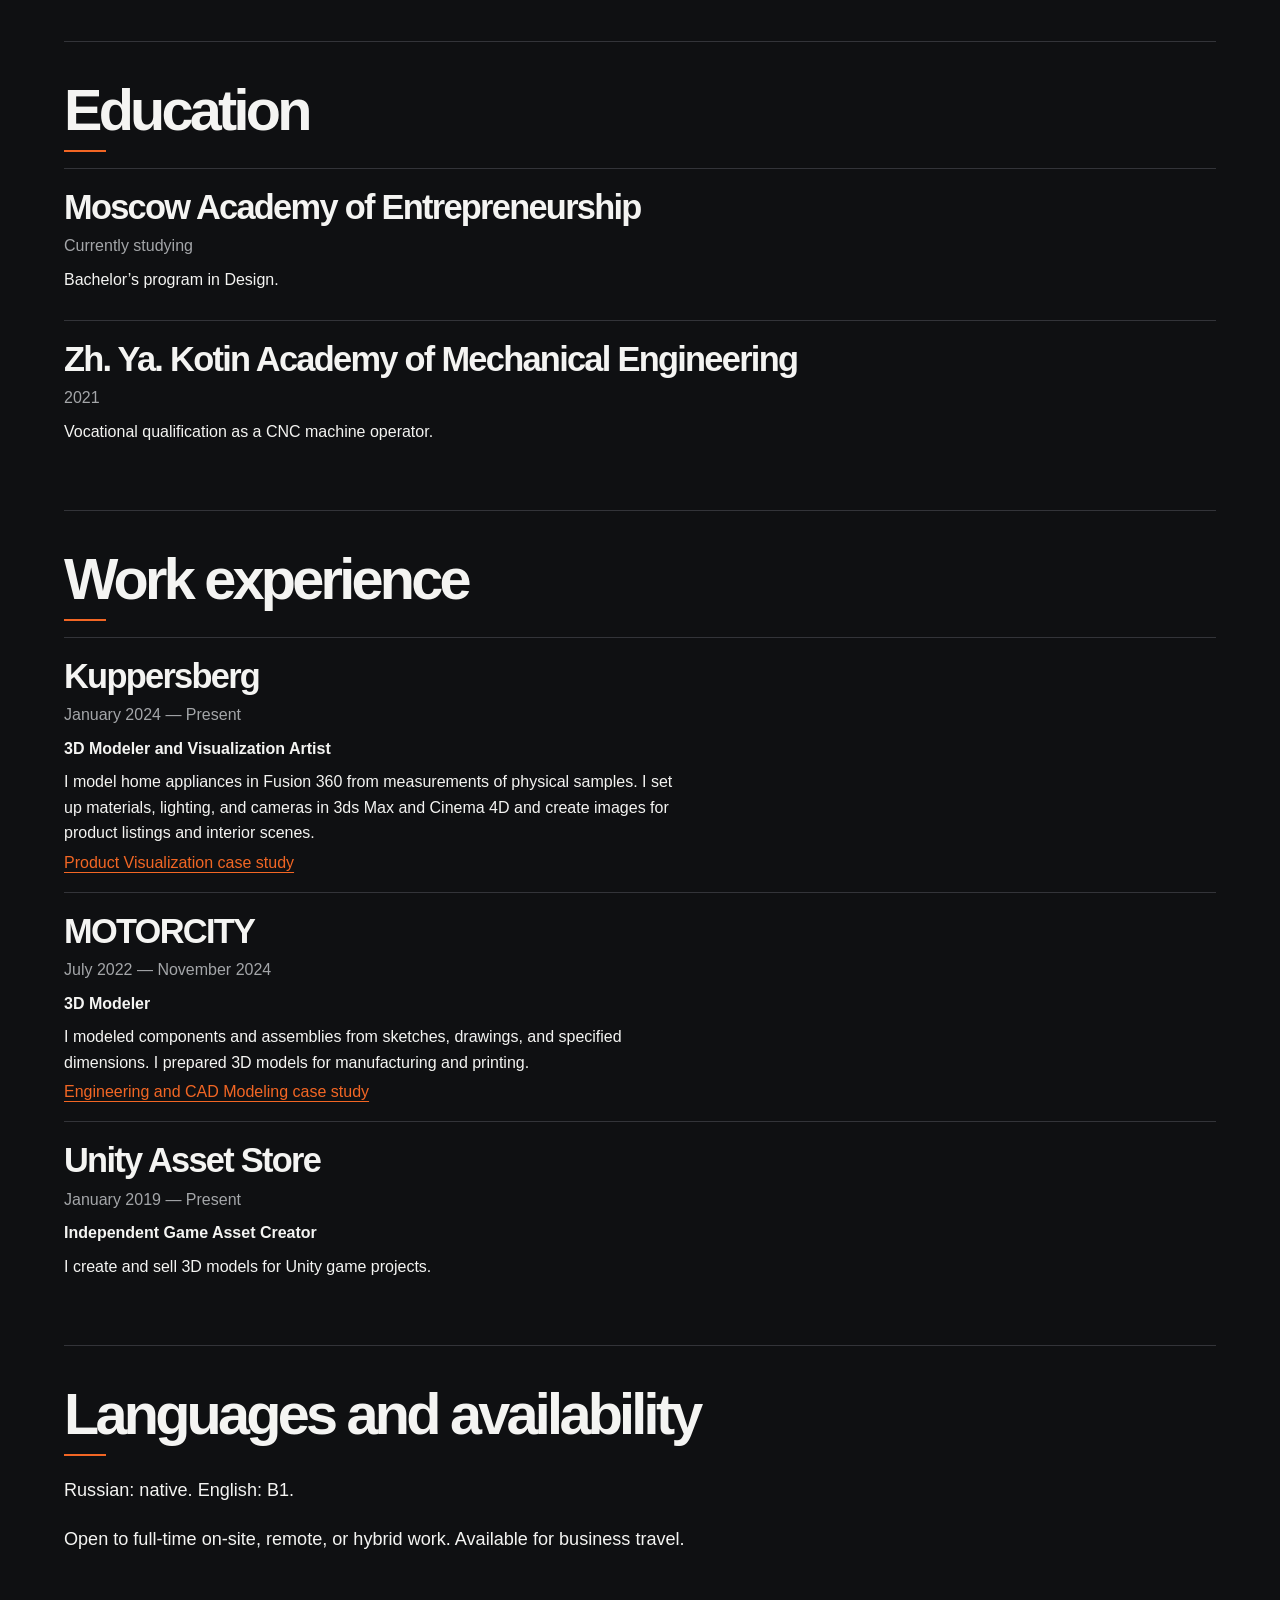
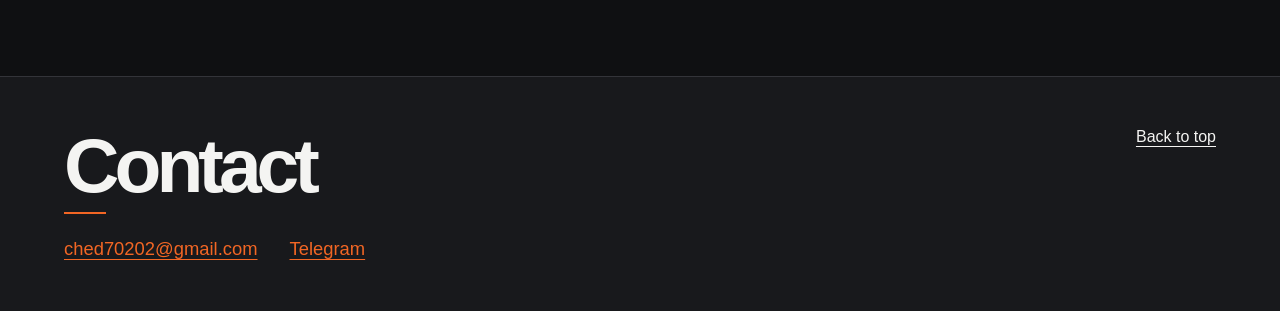
<file: en/resume.html>
<!doctype html>
<html lang="en">
<head>
<meta charset="utf-8">
<meta name="viewport" content="width=device-width,initial-scale=1">
<title>Eugene Chavkin — 3D Artist Résumé</title>
<meta name="description" content="Eugene Chavkin’s résumé. Product visualization, game assets, and engineering CAD modeling.">
<meta name="theme-color" content="#0f1012">
<meta property="og:title" content="Eugene Chavkin — 3D Artist Résumé">
<meta property="og:description" content="Eugene Chavkin’s résumé. Product visualization, game assets, and engineering CAD modeling.">
<meta property="og:type" content="website">
<meta property="og:image" content="https://positivejake.github.io/raz-grid-portfolio/assets/gim-6097-interior.webp">
<link rel="stylesheet" href="../styles.css?v=20261116-languages">

<link rel="canonical" href="https://positivejake.github.io/raz-grid-portfolio/en/resume.html">
<link rel="alternate" hreflang="ru" href="https://positivejake.github.io/raz-grid-portfolio/resume.html">
<link rel="alternate" hreflang="en" href="https://positivejake.github.io/raz-grid-portfolio/en/resume.html">
<link rel="alternate" hreflang="x-default" href="https://positivejake.github.io/raz-grid-portfolio/resume.html">
<meta property="og:locale" content="en_US">
</head>
<body>
<a class="skip" href="#main">Skip to content</a>
<header class="top" id="top">
  <nav aria-label="Main navigation"><a href="./#work">Projects</a><a href="./resume.html">Résumé</a><a href="./#contact">Contact</a></nav>
  <div class="header-actions">
    <a href="./" class="brand">RazGrid</a>
    <div class="language-switch" role="group" aria-label="Site language">
      <a href="../resume.html" lang="ru" hreflang="ru" aria-label="Переключить на русский">RU</a>
      <span lang="en" aria-current="true">EN</span>
    </div>
  </div>
</header>
<main id="main" class="section inner-page resume-page">
  <a class="back-link" href="./#work">All projects</a>
  <div class="resume-header">
    <div>
      <h1 class="page-title">Eugene Chavkin</h1>
      <p class="resume-subtitle">3D Artist / 3D Generalist</p>
    </div>
    <div class="resume-portrait">
      <img src="../assets/resume-portrait-20261116.webp" alt="Eugene Chavkin" width="640" height="800" fetchpriority="high">
    </div>
  </div>

  <section class="case-project case-copy" aria-labelledby="bio">
    <h2 id="bio">About me</h2>
    <p>I’ve been making 3D models since childhood. It started with a dream of making my own games. While still in school, I started selling models on asset marketplaces, learned from working artists, and took 3D courses. I went on to learn Unity and Unreal Engine 5, import my models, and build game projects with them.</p>
    <p>After school, I trained as a CNC machine operator to turn my interest in 3D into a career. During my training, I prepared models for manufacturing. In my first engineering role, I modeled components for gas dynamics applications.</p>
    <p>I wanted to do more with the artistic side of 3D, so I moved into product visualization. At Kuppersberg, I model home appliances from measurements and create both studio and interior renders. My primary software is listed under <a href="#skills">Skills and tools</a>. I pick up new tools quickly on the job, as I did with Cinema 4D and Redshift. I have extensive experience using AI, starting with my own projects. Since we introduced it at work, I’ve been helping colleagues learn to use those tools.</p>
  </section>

  <section class="case-project case-copy" aria-labelledby="skills">
    <h2 id="skills">Skills and tools</h2>
    <dl class="resume-skills">
      <div><dt>Game assets</dt><dd>Hard-surface, high-poly and low-poly modeling, retopology, UV unwrapping, map baking, and PBR texturing. 3ds Max, Maya, ZBrush, RizomUV, Substance 3D Painter, and Marmoset Toolbag 4.</dd></div>
      <div><dt>CAD modeling</dt><dd>Autodesk Fusion 360 and SolidWorks. Modeling from measurements and drawings, and preparing models for 3D printing.</dd></div>
      <div><dt>Visualization</dt><dd>3ds Max with Corona and V-Ray, Cinema 4D with Redshift, Adobe Photoshop, and DAZ Studio.</dd></div>
      <div><dt>Game engines and video editing</dt><dd>Unity and Unreal Engine 5. Basic editing in After Effects and Premiere Pro.</dd></div>
      <div><dt>AI agents</dt><dd>I use AI agents for 3D work, video editing, and game prototyping.</dd></div>
    </dl>
  </section>

  <section class="case-project case-copy" aria-labelledby="education">
    <h2 id="education">Education</h2>
    <div class="resume-entry">
      <h3>Moscow Academy of Entrepreneurship</h3>
      <p class="resume-period">Currently studying</p>
      <p>Bachelor’s program in Design.</p>
    </div>
    <div class="resume-entry">
      <h3>Zh. Ya. Kotin Academy of Mechanical Engineering</h3>
      <p class="resume-period">2021</p>
      <p>Vocational qualification as a CNC machine operator.</p>
    </div>
  </section>

  <section class="case-project case-copy" aria-labelledby="experience">
    <h2 id="experience">Work experience</h2>
    <div class="resume-entry">
      <h3>Kuppersberg</h3>
      <p class="resume-period">January 2024 — Present</p>
      <p><strong>3D Modeler and Visualization Artist</strong></p>
      <p>I model home appliances in Fusion 360 from measurements of physical samples. I set up materials, lighting, and cameras in 3ds Max and Cinema 4D and create images for product listings and interior scenes.</p>
      <a href="./product-visualization.html">Product Visualization case study</a>
    </div>
    <div class="resume-entry">
      <h3>MOTORCITY</h3>
      <p class="resume-period">July 2022 — November 2024</p>
      <p><strong>3D Modeler</strong></p>
      <p>I modeled components and assemblies from sketches, drawings, and specified dimensions. I prepared 3D models for manufacturing and printing.</p>
      <a href="./engineering.html">Engineering and CAD Modeling case study</a>
    </div>
    <div class="resume-entry">
      <h3>Unity Asset Store</h3>
      <p class="resume-period">January 2019 — Present</p>
      <p><strong>Independent Game Asset Creator</strong></p>
      <p>I create and sell 3D models for Unity game projects.</p>
    </div>
  </section>

  <section class="case-project case-copy" aria-labelledby="work-details">
    <h2 id="work-details">Languages and availability</h2>
    <p>Russian: native. English: B1.</p>
    <p>Open to full-time on-site, remote, or hybrid work. Available for business travel.</p>
  </section>
</main>
<footer id="contact">
  <div class="footer-inner">
    <h2>Contact</h2>
    <div class="contact-links"><a href="mailto:ched70202@gmail.com">ched70202@gmail.com</a><a href="https://t.me/Raz_Grid">Telegram</a></div>
    <a class="to-top" href="#top">Back to top</a>
  </div>
</footer>

</body>
</html>
</file>
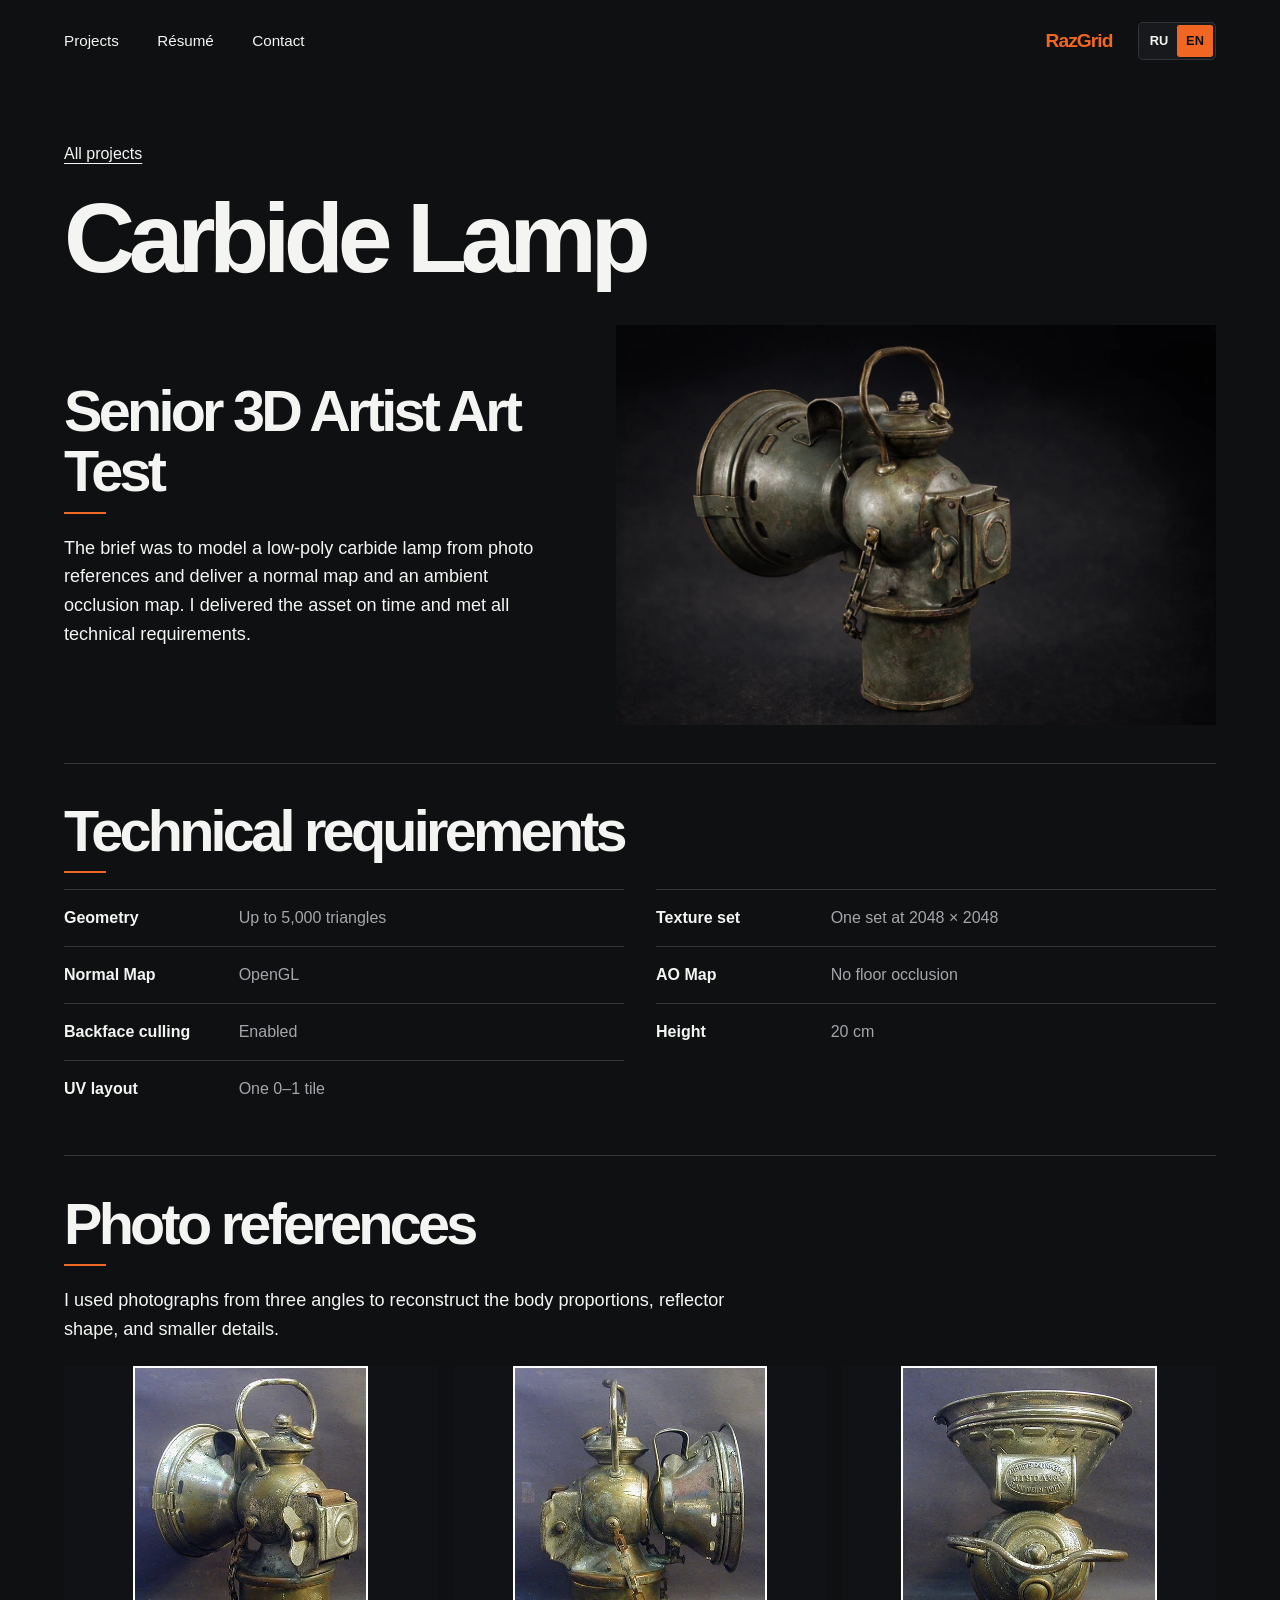
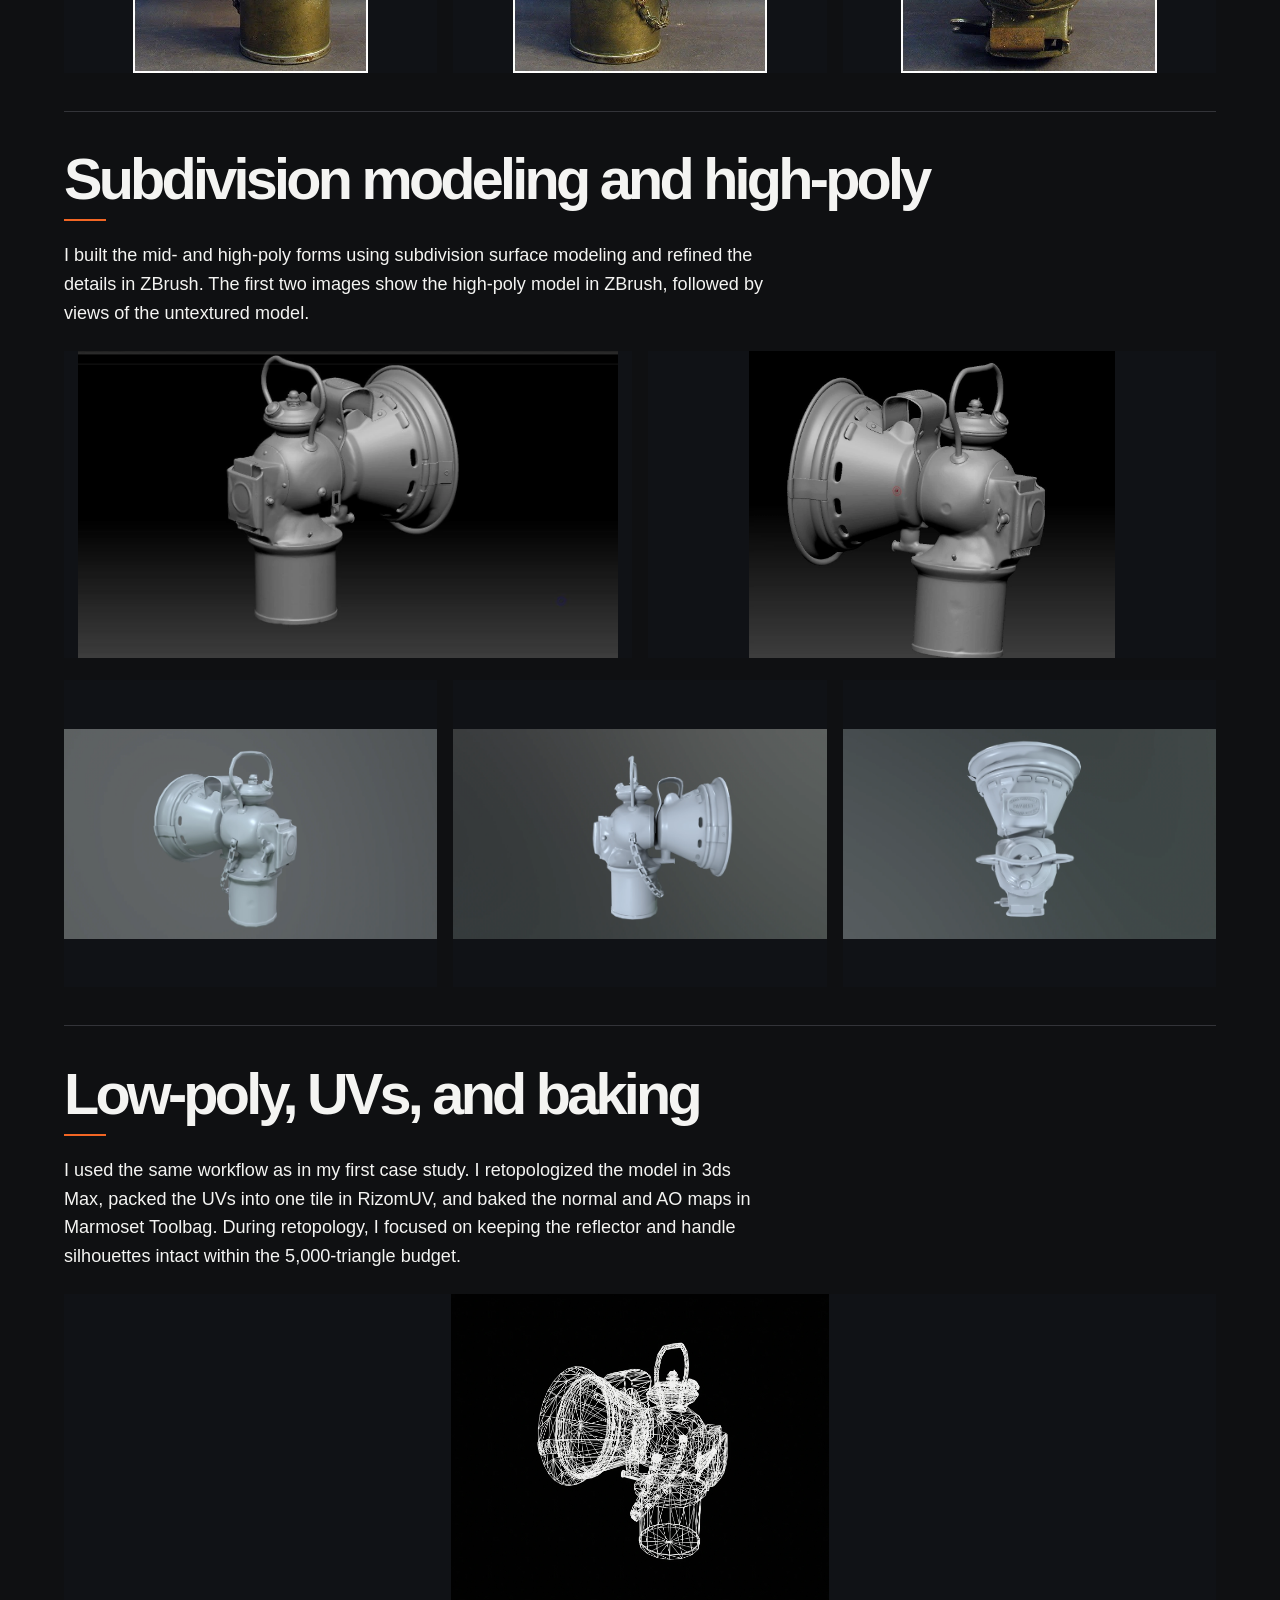
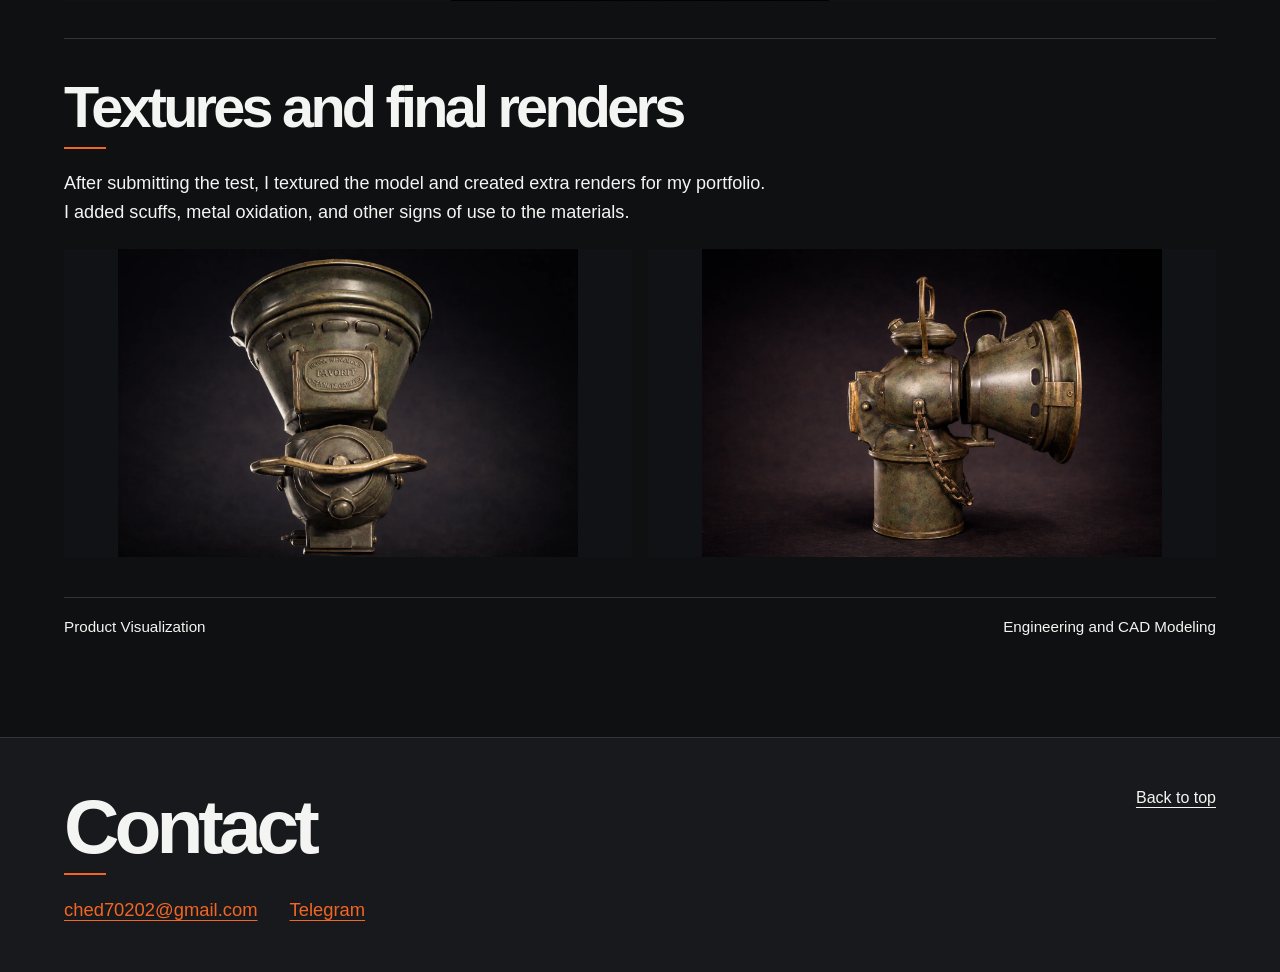
<file: en/senior-test.html>
<!doctype html>
<html lang="en">
<head>
<meta charset="utf-8">
<meta name="viewport" content="width=device-width,initial-scale=1">
<title>Senior 3D Artist Art Test — Portfolio</title>
<meta name="description" content="Senior 3D Artist art test: a low-poly carbide lamp, UV layout, and baked normal and AO maps.">
<meta name="theme-color" content="#0f1012">
<meta property="og:title" content="Senior 3D Artist Art Test — Portfolio">
<meta property="og:description" content="Senior 3D Artist art test: a low-poly carbide lamp, UV layout, and baked normal and AO maps.">
<meta property="og:type" content="website">
<meta property="og:image" content="https://positivejake.github.io/raz-grid-portfolio/assets/lamp.webp">
<link rel="stylesheet" href="../styles.css?v=20261116-languages">
<script defer src="../gallery.js?v=20261116-gallery"></script>
<link rel="canonical" href="https://positivejake.github.io/raz-grid-portfolio/en/senior-test.html">
<link rel="alternate" hreflang="ru" href="https://positivejake.github.io/raz-grid-portfolio/senior-test.html">
<link rel="alternate" hreflang="en" href="https://positivejake.github.io/raz-grid-portfolio/en/senior-test.html">
<link rel="alternate" hreflang="x-default" href="https://positivejake.github.io/raz-grid-portfolio/senior-test.html">
<meta property="og:locale" content="en_US">
</head>
<body>
<a class="skip" href="#main">Skip to content</a>
<header class="top" id="top">
  <nav aria-label="Main navigation"><a href="./#work">Projects</a><a href="./resume.html">Résumé</a><a href="./#contact">Contact</a></nav>
  <div class="header-actions">
    <a href="./" class="brand">RazGrid</a>
    <div class="language-switch" role="group" aria-label="Site language">
      <a href="../senior-test.html" lang="ru" hreflang="ru" aria-label="Переключить на русский">RU</a>
      <span lang="en" aria-current="true">EN</span>
    </div>
  </div>
</header>
<main id="main" class="section inner-page lamp-case">
  <a class="back-link" href="./#work">All projects</a>
  <h1 class="page-title">Carbide Lamp</h1>

  <section class="case-project product-intro">
    <div class="case-copy">
      <h2>Senior 3D Artist Art Test</h2>
      <p>The brief was to model a low-poly carbide lamp from photo references and deliver a normal map and an ambient occlusion map. I delivered the asset on time and met all technical requirements.</p>
    </div>
    <div class="product-lead"><a href="../assets/lamp.webp" data-zoom><img src="../assets/lamp.webp" width="1536" height="1024" fetchpriority="high" alt="Final render of the textured carbide lamp"></a></div>
  </section>

  <section class="case-project case-copy">
    <h2>Technical requirements</h2>
    <dl class="lamp-spec">
      <div><dt>Geometry</dt><dd>Up to 5,000 triangles</dd></div>
      <div><dt>Texture set</dt><dd>One set at 2048 × 2048</dd></div>
      <div><dt>Normal Map</dt><dd>OpenGL</dd></div>
      <div><dt>AO Map</dt><dd>No floor occlusion</dd></div>
      <div><dt>Backface culling</dt><dd>Enabled</dd></div>
      <div><dt>Height</dt><dd>20 cm</dd></div>
      <div><dt>UV layout</dt><dd>One 0–1 tile</dd></div>
    </dl>
  </section>

  <section class="case-project case-copy">
    <h2>Photo references</h2>
    <p>I used photographs from three angles to reconstruct the body proportions, reflector shape, and smaller details.</p>
    <div class="frames lamp-frames">
      <a href="../assets/lamp-reference.webp" data-zoom><img src="../assets/lamp-reference.webp" width="452" height="591" loading="lazy" alt="Carbide lamp photo reference, three-quarter view"></a>
      <a href="../assets/lamp-reference-side.webp" data-zoom><img src="../assets/lamp-reference-side.webp" width="488" height="591" loading="lazy" alt="Carbide lamp photo reference, side view"></a>
      <a href="../assets/lamp-reference-front.webp" data-zoom><img src="../assets/lamp-reference-front.webp" width="493" height="591" loading="lazy" alt="Carbide lamp photo reference, front view"></a>
    </div>
  </section>

  <section class="case-project case-copy">
    <h2>Subdivision modeling and high-poly</h2>
    <p>I built the mid- and high-poly forms using subdivision surface modeling and refined the details in ZBrush. The first two images show the high-poly model in ZBrush, followed by views of the untextured model.</p>
    <div class="frames lamp-frames">
      <a href="../assets/lamp-zbrush-rear.webp" data-zoom><img src="../assets/lamp-zbrush-rear.webp" width="1280" height="729" loading="lazy" alt="High-poly carbide lamp in ZBrush, rear view"></a>
      <a href="../assets/lamp-zbrush-side.webp" data-zoom><img src="../assets/lamp-zbrush-side.webp" width="1160" height="974" loading="lazy" alt="High-poly carbide lamp in ZBrush, side view"></a>
    </div>
    <div class="frames lamp-frames">
      <a href="../assets/lamp-model-angle.webp" data-zoom><img src="../assets/lamp-model-angle.webp" width="1800" height="1013" loading="lazy" alt="Untextured lamp model, three-quarter view"></a>
      <a href="../assets/lamp-model-side.webp" data-zoom><img src="../assets/lamp-model-side.webp" width="1800" height="1013" loading="lazy" alt="Untextured lamp model, side view"></a>
      <a href="../assets/lamp-model-front.webp" data-zoom><img src="../assets/lamp-model-front.webp" width="1800" height="1013" loading="lazy" alt="Untextured lamp model, front view"></a>
    </div>
  </section>

  <section class="case-project case-copy">
    <h2>Low-poly, UVs, and baking</h2>
    <p>I used the same workflow as in my first case study. I retopologized the model in 3ds Max, packed the UVs into one tile in RizomUV, and baked the normal and AO maps in Marmoset Toolbag. During retopology, I focused on keeping the reflector and handle silhouettes intact within the 5,000-triangle budget.</p>
    <div class="frames lamp-frames">
      <a href="../assets/lamp-mesh.webp" data-zoom><img src="../assets/lamp-mesh.webp" width="1467" height="1192" loading="lazy" alt="Low-poly carbide lamp wireframe"></a>
    </div>
  </section>

  <section class="case-project case-copy">
    <h2>Textures and final renders</h2>
    <p>After submitting the test, I textured the model and created extra renders for my portfolio. I added scuffs, metal oxidation, and other signs of use to the materials.</p>
    <div class="frames lamp-frames">
      <a href="../assets/lamp-front.webp" data-zoom><img src="../assets/lamp-front.webp" width="1536" height="1024" loading="lazy" alt="Final render of the lamp, front view"></a>
      <a href="../assets/lamp-side.webp" data-zoom><img src="../assets/lamp-side.webp" width="1536" height="1024" loading="lazy" alt="Final render of the lamp, side view"></a>
    </div>
  </section>
      <nav class="case-pagination" aria-label="Other projects"><a href="./product-visualization.html">Product Visualization</a><a href="./engineering.html">Engineering and CAD Modeling</a></nav>
    </main>
<footer id="contact">
  <div class="footer-inner">
    <h2>Contact</h2>
    <div class="contact-links"><a href="mailto:ched70202@gmail.com">ched70202@gmail.com</a><a href="https://t.me/Raz_Grid">Telegram</a></div>
    <a class="to-top" href="#top">Back to top</a>
  </div>
</footer>
<dialog id="viewer" aria-label="Image viewer">
  <form method="dialog"><button type="submit" aria-label="Close" autofocus>×</button></form>
  <img alt="">
  <div class="viewer-controls" role="group" aria-label="Image navigation">
    <button type="button" data-viewer-step="-1" aria-label="Previous image"><span aria-hidden="true">←</span></button>
    <output class="viewer-count" aria-live="polite" aria-atomic="true"></output>
    <button type="button" data-viewer-step="1" aria-label="Next image"><span aria-hidden="true">→</span></button>
  </div>
</dialog>
</body>
</html>
</file>
<file: styles.css>
@font-face{font-family:Inter;src:local("Inter")}
:root{--ink:#0f1012;--paper:#f4f4f2;--line:#333439;--signal:#f26624;--signal-hover:#ff854e;--muted:#a4a6a9;--panel:#18191c;--max:1390px}
*,*::before,*::after{box-sizing:border-box}
html{scroll-behavior:smooth}
body{margin:0;background:var(--ink);color:var(--paper);font-family:Inter,Arial,sans-serif}
h1,h2,h3,p,figure,dl,dd{margin:0}
a{color:inherit;text-underline-offset:.22em}
a:hover{text-decoration-thickness:2px}
:focus-visible{outline:3px solid var(--signal);outline-offset:5px}
img{display:block;max-width:100%}
.skip{position:absolute;z-index:5;top:1rem;left:1rem;padding:1rem;background:var(--signal);color:var(--ink);transform:translateY(-200%)}
.skip:focus{transform:none}
.top{max-width:var(--max);margin:auto;padding:1.35rem clamp(1rem,5vw,5rem);display:flex;align-items:center;justify-content:space-between;gap:1rem}
.brand{text-decoration:none;font-size:1.2rem;font-weight:900;letter-spacing:-.05em;white-space:nowrap}
.brand{color:var(--signal)}
nav{display:flex;gap:clamp(.8rem,3vw,2.6rem);font-size:.95rem}
nav a{text-decoration:none}
nav a:hover{text-decoration:underline}

.header-actions {
  display: flex;
  align-items: center;
  flex: none;
  gap: clamp(.75rem, 3vw, 1.6rem);
}
.language-switch {
  display: inline-flex;
  padding: 2px;
  border: 1px solid var(--line);
  border-radius: .3rem;
  background: var(--panel);
  font-size: .8rem;
  font-weight: 700;
}
.language-switch > * {
  display: grid;
  place-items: center;
  min-width: 2.25rem;
  min-height: 2rem;
  padding: .2rem .35rem;
  border-radius: .15rem;
}
.language-switch [aria-current="true"] {
  background: var(--signal);
  color: var(--ink);
}
.language-switch a {
  color: var(--paper);
  text-decoration: none;
}
.language-switch a:hover {
  background: var(--line);
}
@media (max-width: 480px) {
  .top {
    flex-wrap: wrap;
    gap: .7rem 1rem;
  }
  .header-actions {
    width: 100%;
    justify-content: space-between;
  }
  .top > nav {
    order: 1;
    width: 100%;
  }
}
.hero{position:relative;isolation:isolate;display:grid;align-items:end;min-height:clamp(510px,53vw,740px);background:#1c1d1b;color:white;overflow:hidden}
.hero img{position:absolute;z-index:-2;width:100%;height:100%;object-fit:cover;object-position:center 35%}
.hero::after{content:"";position:absolute;inset:0;z-index:-1;background:linear-gradient(90deg,#101210 2%,#101210ed 20%,#10121030 57%,transparent 80%)}
.hero-content{width:100%;max-width:var(--max);margin:auto auto 0;padding:3.5rem clamp(1rem,5vw,5rem)}
h1{font-size:clamp(4.5rem,11vw,10rem);line-height:.82;letter-spacing:-.08em;font-weight:900}
.hero p{margin-top:1.7rem;font-size:clamp(1.15rem,2vw,1.55rem);line-height:1.4;color:#e5e9e0}
.cta{display:inline-flex;align-items:center;padding:.8rem 1.05rem;background:var(--signal);color:var(--ink);font-weight:700;text-decoration:none}
.cta:hover{background:var(--signal-hover)}
.section{max-width:var(--max);padding:clamp(3.5rem,8vw,7rem) clamp(1rem,5vw,5rem);margin:auto}
h2::after{content:"";display:block;width:2.6rem;height:2px;margin-top:.6rem;background:var(--signal)}
h2{font-size:clamp(2.6rem,6vw,6rem);font-weight:900;line-height:.97;letter-spacing:-.065em}
.work-grid{display:grid;grid-template-columns:repeat(2,minmax(0,1fr));gap:2.6rem 1.3rem;margin-top:2.3rem}
.wide{grid-column:1/-1}
.project summary{cursor:pointer;list-style:none}
summary::-webkit-details-marker{display:none}
.art{overflow:hidden;background:#101216;aspect-ratio:16/10}
.art img{width:100%;height:100%;object-fit:cover;transition:transform .35s ease}
summary:hover .art img{transform:scale(1.035)}
.wide .art{aspect-ratio:2.35}
.product img{object-fit:contain}
.reconstruction img{object-position:50% 49%}
.project-name{display:flex;gap:1rem;align-items:center;justify-content:space-between;padding:1rem 0 .95rem;border-bottom:1px solid var(--line)}
h3{font-size:clamp(1.55rem,3.3vw,3.1rem);letter-spacing:-.05em;line-height:1.05}
.project-name p{margin-top:.45rem;color:var(--muted);line-height:1.35}
.plus{display:grid;place-items:center;flex:none;width:2.55rem;height:2.55rem;border:1px solid var(--ink);border-radius:50%;font-size:1.6rem}
.plus::before{content:"+"}
details[open] .plus::before{content:"−"}
summary:hover .plus{background:var(--signal)}
.project-body{padding-top:1.2rem}
.project-body>p{max-width:64ch;line-height:1.65}
.frames{display:grid;grid-template-columns:repeat(auto-fit,minmax(min(100%,180px),1fr));gap:1rem;margin-top:1rem}
.frames img{width:100%;height:190px;object-fit:contain;background:#101216}
.frames a{display:block}
figcaption{font-size:.86rem;line-height:1.4;color:var(--muted);margin-top:.45rem}
.about{border-top:1px solid var(--line);display:grid;grid-template-columns:1fr 1.35fr;gap:2rem}
.intro{font-size:clamp(1.2rem,2vw,1.7rem);line-height:1.4;max-width:37ch}
dl{margin-top:1.6rem}
dl div{display:grid;grid-template-columns:minmax(7rem,.7fr) 1.7fr;gap:1rem;padding:1rem 0;border-top:1px solid var(--line);line-height:1.5}
dt{font-weight:700}
dd{color:var(--muted)}
footer{background:var(--panel);color:var(--paper);border-top:1px solid var(--line)}
.footer-inner{max-width:var(--max);margin:auto;padding:3.2rem clamp(1rem,5vw,5rem);display:grid;gap:1.5rem;grid-template-columns:1fr auto;align-items:start}
.contact-links{grid-column:1;grid-row:2;display:flex;flex-wrap:wrap;gap:1rem 2rem}
.contact-links a{color:var(--signal);font-size:1.15rem}
.to-top{grid-column:2;grid-row:1}
dialog{position:fixed;padding:clamp(.55rem,2vw,1rem);background:var(--ink);border:1px solid var(--line);color:var(--paper);width:min(96vw,1200px);max-width:none;max-height:96dvh}
dialog::backdrop{background:#000d}
dialog img{margin:auto;width:100%;height:auto;max-height:min(76vh,calc(96dvh - 8.25rem));object-fit:contain}
dialog form{display:flex;justify-content:flex-end;margin-bottom:.55rem}
dialog button{display:grid;place-items:center;min-width:2.75rem;min-height:2.75rem;border:1px solid var(--line);background:var(--panel);color:var(--paper);font:inherit;font-size:1.45rem;line-height:1;cursor:pointer}
dialog button:hover{background:var(--signal);color:var(--ink)}
.viewer-controls{display:flex;justify-content:center;align-items:center;gap:clamp(.65rem,3vw,1.2rem);margin-top:.65rem}
.viewer-controls[hidden]{display:none}
.viewer-count{min-width:4.5ch;text-align:center;color:var(--muted);font-variant-numeric:tabular-nums}
@media(max-width:730px){
 .hero{min-height:620px}
 .hero img{object-position:53% 50%}
 .hero::after{background:linear-gradient(0deg,#101210 3%,#101210da 44%,#10121022 85%)}
 .hero-content{padding-bottom:2rem}
 .work-grid,.about{grid-template-columns:1fr}
 .wide .art{aspect-ratio:16/10}
}
@media(max-width:420px){nav{font-size:.83rem;gap:.65rem}.brand{font-size:1rem}.hero{min-height:550px}.footer-inner{grid-template-columns:1fr}.to-top{grid-column:1;grid-row:3}.frames img{height:165px}}
@media(prefers-reduced-motion:reduce){html{scroll-behavior:auto}.art img{transition:none}}


/* Case index and dedicated pages */
.hero img{object-position:center 45%}
.hero::after{background:linear-gradient(90deg,#101210e8,#10121080 40%,transparent 78%),linear-gradient(0deg,#10121088,transparent 68%)}
.case-links{list-style:none;margin:2.1rem 0 0;padding:0;border-top:1px solid var(--line)}
.case-links li>a{display:block;padding:1.25rem 0;border-bottom:1px solid var(--line);text-decoration:none}
.case-links li>a:hover{background:var(--panel)}
.case-links strong{display:block;font-size:clamp(1.45rem,3vw,2.8rem);line-height:1.1;letter-spacing:-.05em}
.case-links div>span{display:block;color:var(--muted);line-height:1.4;margin-top:.45rem}
.resume-link{display:inline-flex;background:var(--panel);color:var(--signal);border:1px solid var(--line);text-decoration:none;padding:.8rem 1.1rem;font-weight:700}
.resume-link:hover{background:var(--signal);color:var(--ink)}
.inner-page{padding-top:clamp(2rem,5vw,4.8rem);min-height:55vh}
.back-link{display:inline-block;margin-bottom:1.6rem}
.page-title{font-size:clamp(2.7rem,7.7vw,7rem);line-height:1;letter-spacing:-.065em;overflow-wrap:anywhere}
.case-project{margin-top:2.35rem}
.case-project+.case-project{border-top:1px solid var(--line);padding-top:2.35rem}
.case-project h2,.resume-about h2{font-size:clamp(1.85rem,4.5vw,4rem);line-height:1.05;margin-bottom:1rem}
.case-cover{background:#101216;display:grid;place-items:center}
.case-cover img{width:100%;height:min(62vw,660px);min-height:220px;object-fit:contain}
.case-copy>p,.pending{line-height:1.6;max-width:70ch;font-size:1.13rem;margin:1.25rem 0}
.case-copy .frames{grid-template-columns:repeat(auto-fit,minmax(min(100%,220px),1fr));margin-top:1.4rem}
.case-copy .frames img{height:230px}
.case-pagination{justify-content:space-between;align-items:flex-start;border-top:1px solid var(--line);margin-top:2.5rem;padding-top:1.25rem}
.case-pagination a:last-child{text-align:right}
.resume-subtitle{font-size:1.25rem;color:var(--muted);margin-top:1rem}
.resume-about{margin-top:2rem;padding-top:1.5rem}
@media(max-width:730px){.hero img{object-position:60% center}.hero::after{background:linear-gradient(0deg,#101210e8 3%,#101210bd 36%,#1012101a 80%)}}


/* AAA Hard-surface case */
.aaa-copy p,.aaa-gallery>p{max-width:70ch;line-height:1.65;color:var(--muted);margin:.75rem 0 0;font-size:1.1rem}
.aaa-pipeline{display:grid;grid-template-columns:repeat(2,minmax(0,1fr));gap:1.4rem 2.5rem;margin:0;padding-left:1.5rem}
.aaa-pipeline li{padding-left:.35rem}
.aaa-pipeline li::marker{color:var(--signal);font-weight:700}
.aaa-pipeline h3{font-size:clamp(1.3rem,2.3vw,1.85rem);line-height:1.2}
.aaa-pipeline p{margin-top:.4rem}
.aaa-frames{display:grid;grid-template-columns:repeat(auto-fit,minmax(min(100%,290px),1fr));gap:.85rem;margin-top:1.15rem}
.aaa-frames a{display:grid;aspect-ratio:16/10;background:#101216}
.aaa-frames img{width:100%;height:100%;min-height:0;object-fit:contain}
@media(max-width:660px){.aaa-pipeline{grid-template-columns:1fr}}

.aaa-stage{margin-top:1.8rem}
.aaa-stage h3{font-size:clamp(1.3rem,2.3vw,1.85rem);margin-bottom:.85rem}
.aaa-stage .case-cover img{height:auto;min-height:0;max-height:660px}


/* Product visualization */
.product-intro{display:grid;grid-template-columns:minmax(0,1fr) minmax(0,1.2fr);align-items:center;gap:clamp(1rem,4vw,4rem)}
.product-intro .product-role{color:var(--signal);font-weight:700}
.product-lead a,.product-ai a{display:block;background:var(--panel)}
.product-lead img,.product-ai img{width:100%;height:auto;max-height:640px;object-fit:contain}
.product-case .product-frames img{height:auto;max-height:420px}
.product-frames a{display:grid;place-items:center;background:var(--panel)}
.product-cutouts a{background:var(--paper)}
.product-interiors{align-items:center}
.product-ai{max-width:590px;margin-top:1.4rem}
@media(max-width:700px){.product-intro{grid-template-columns:1fr}}


/* Senior 3D Artist test */
.lamp-spec{display:grid;grid-template-columns:repeat(2,minmax(0,1fr));gap:0 2rem;margin-top:1rem}
.lamp-case .lamp-frames img{height:clamp(190px,24vw,320px)}
.lamp-frames a{background:var(--panel)}
@media(max-width:730px){.lamp-spec{grid-template-columns:1fr}}


/* Engineering case */
.engineering-intro{max-width:67ch;margin:1.25rem 0 0;color:var(--muted);font-size:clamp(1.08rem,1.9vw,1.35rem);line-height:1.6}
.engineering-case .engineering-frames{grid-template-columns:repeat(2,minmax(0,1fr))}
.engineering-frames a{background:#f5f6f8;display:grid;align-items:center;aspect-ratio:2/1}
.engineering-case .engineering-frames img{width:100%;height:100%}
@media(max-width:660px){.engineering-case .engineering-frames{grid-template-columns:1fr}}


/* Small game projects */
.case-copy .project-samples{grid-template-columns:repeat(2,minmax(0,1fr))}
.case-copy .project-samples a{display:grid;place-items:center;background:var(--panel)}
.case-copy .project-samples img{height:auto;aspect-ratio:16/10;background:transparent}
.case-copy .project-samples a:first-child{grid-column:1/-1}
.case-copy .project-samples a:first-child img{aspect-ratio:16/9;max-height:650px}
@media(max-width:620px){.case-copy .project-samples{grid-template-columns:1fr}}


.hero-actions{display:flex;flex-wrap:wrap;align-items:stretch;gap:.75rem;margin-top:1.8rem}
.hero-actions .resume-link{align-items:center}
.resume-entry{padding:1.25rem 0;border-top:1px solid var(--line)}
.resume-entry h3{font-size:clamp(1.45rem,3vw,2.15rem)}
.resume-entry p{max-width:70ch;line-height:1.6;margin:.5rem 0}
.resume-entry .resume-period{color:var(--muted)}
.resume-entry a{color:var(--signal)}
.resume-skills div{grid-template-columns:minmax(8rem,1fr) 3fr}
@media(max-width:560px){.resume-skills div{grid-template-columns:1fr;gap:.35rem}}

.resume-header{display:grid;grid-template-columns:minmax(0,1fr) minmax(180px,290px);align-items:center;gap:clamp(1rem,4vw,3rem)}
.resume-portrait{position:relative;aspect-ratio:4/5;overflow:hidden;background:var(--panel)}
.resume-portrait img{width:100%;height:100%;object-fit:cover}
@media(max-width:680px){
  .resume-header{grid-template-columns:1fr}
  .resume-portrait{width:min(100%,250px)}
}
</file>
